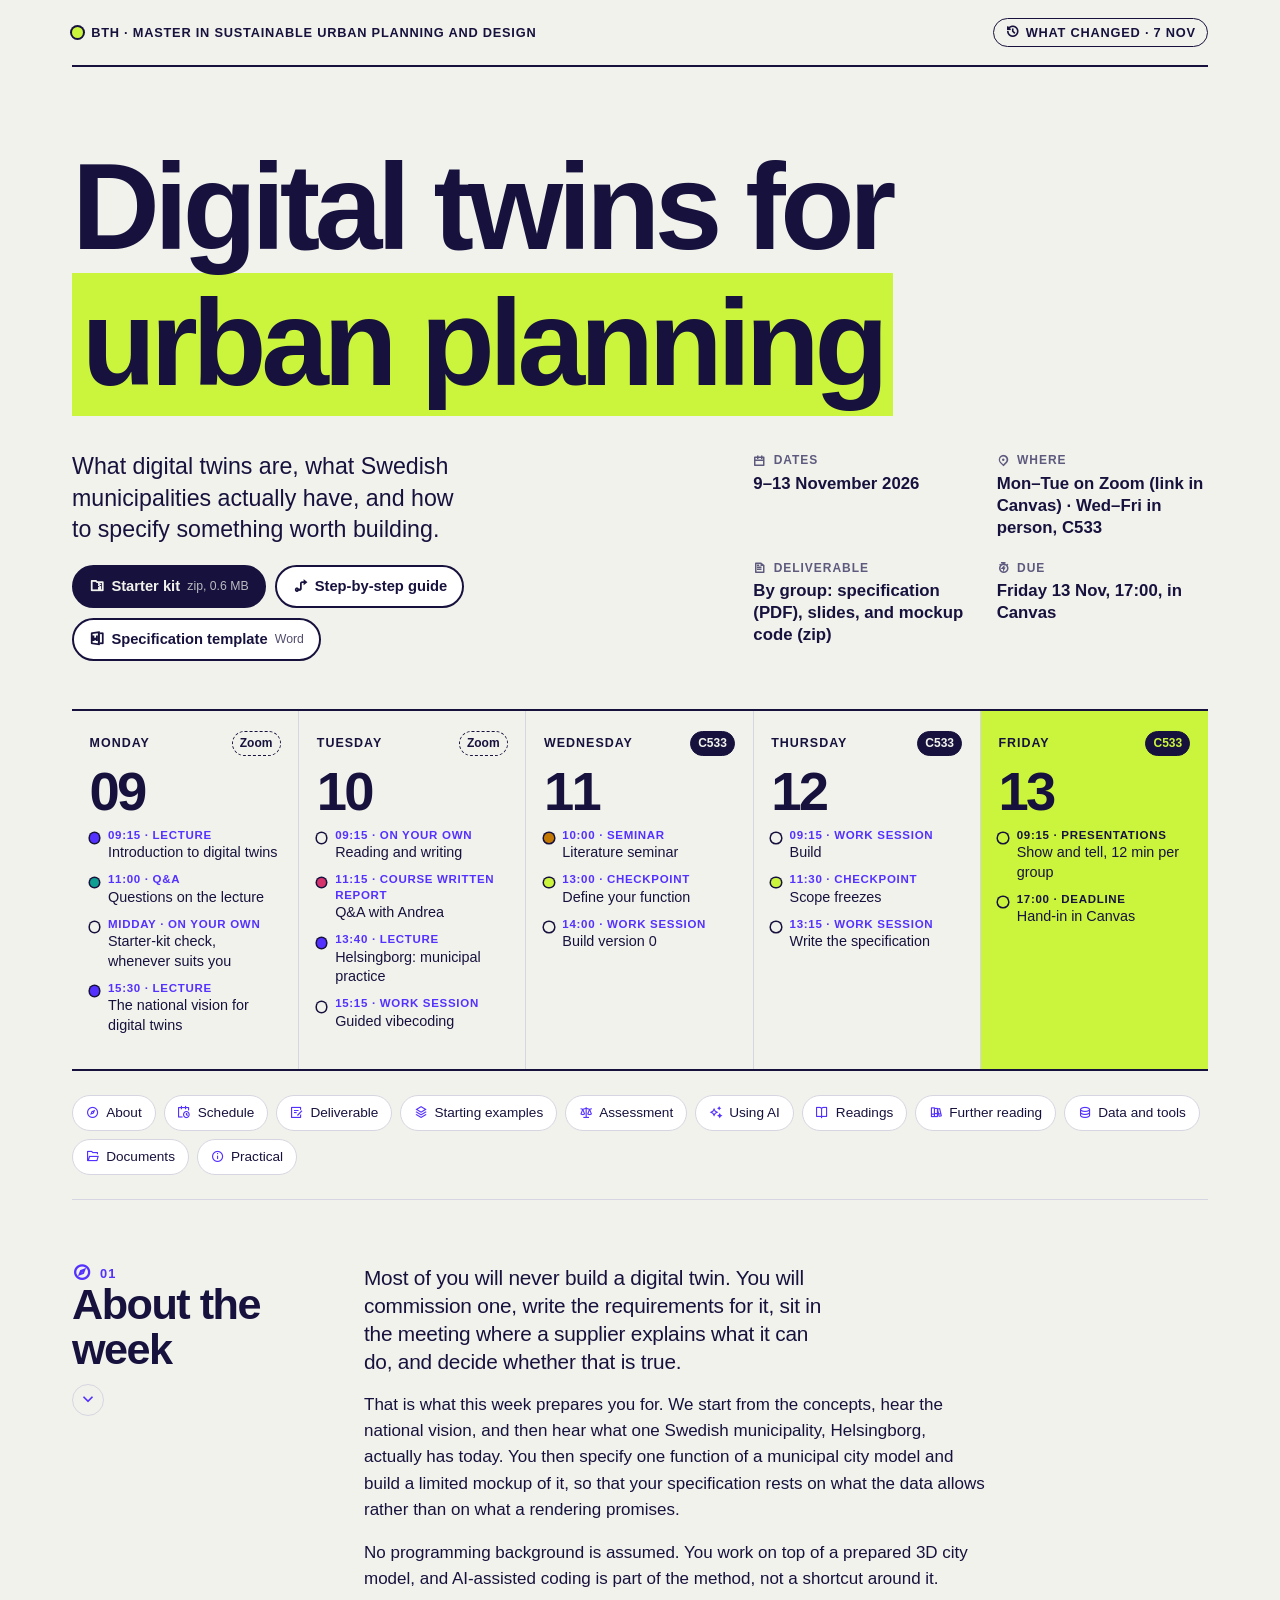
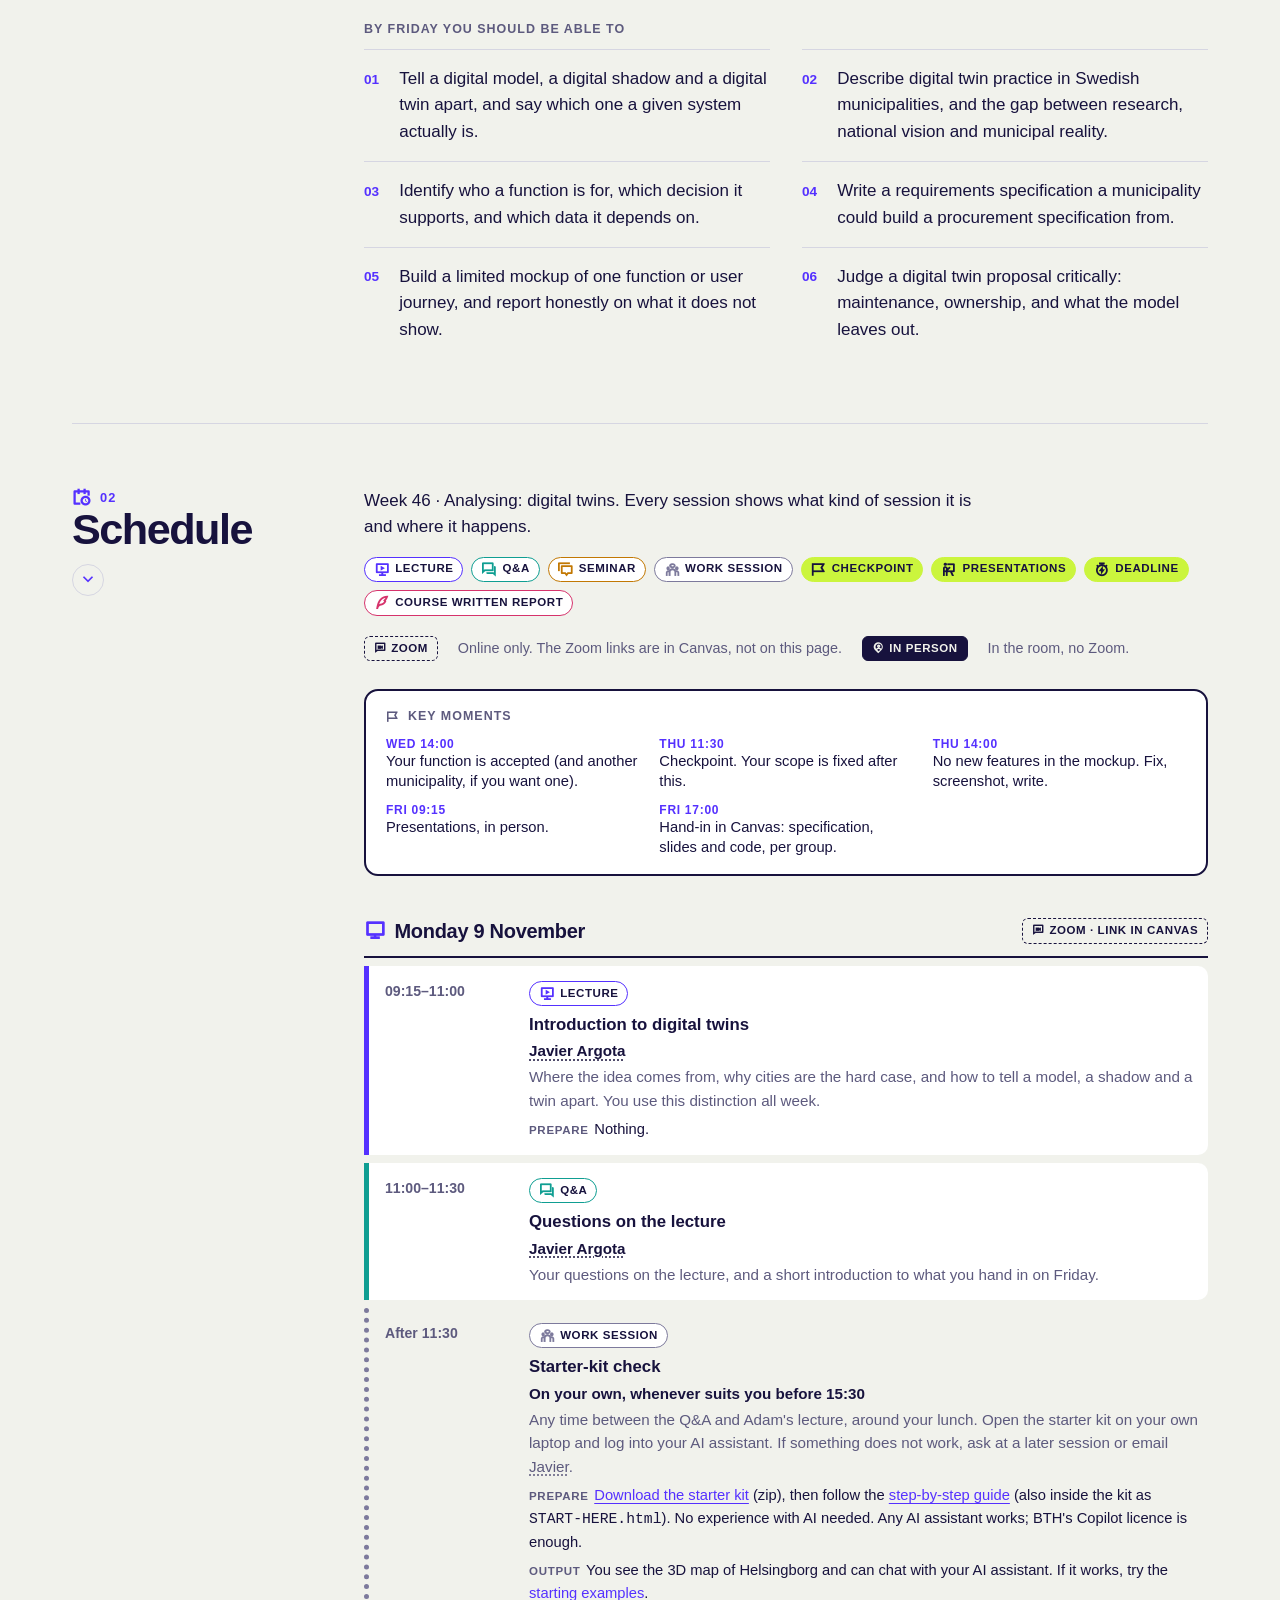
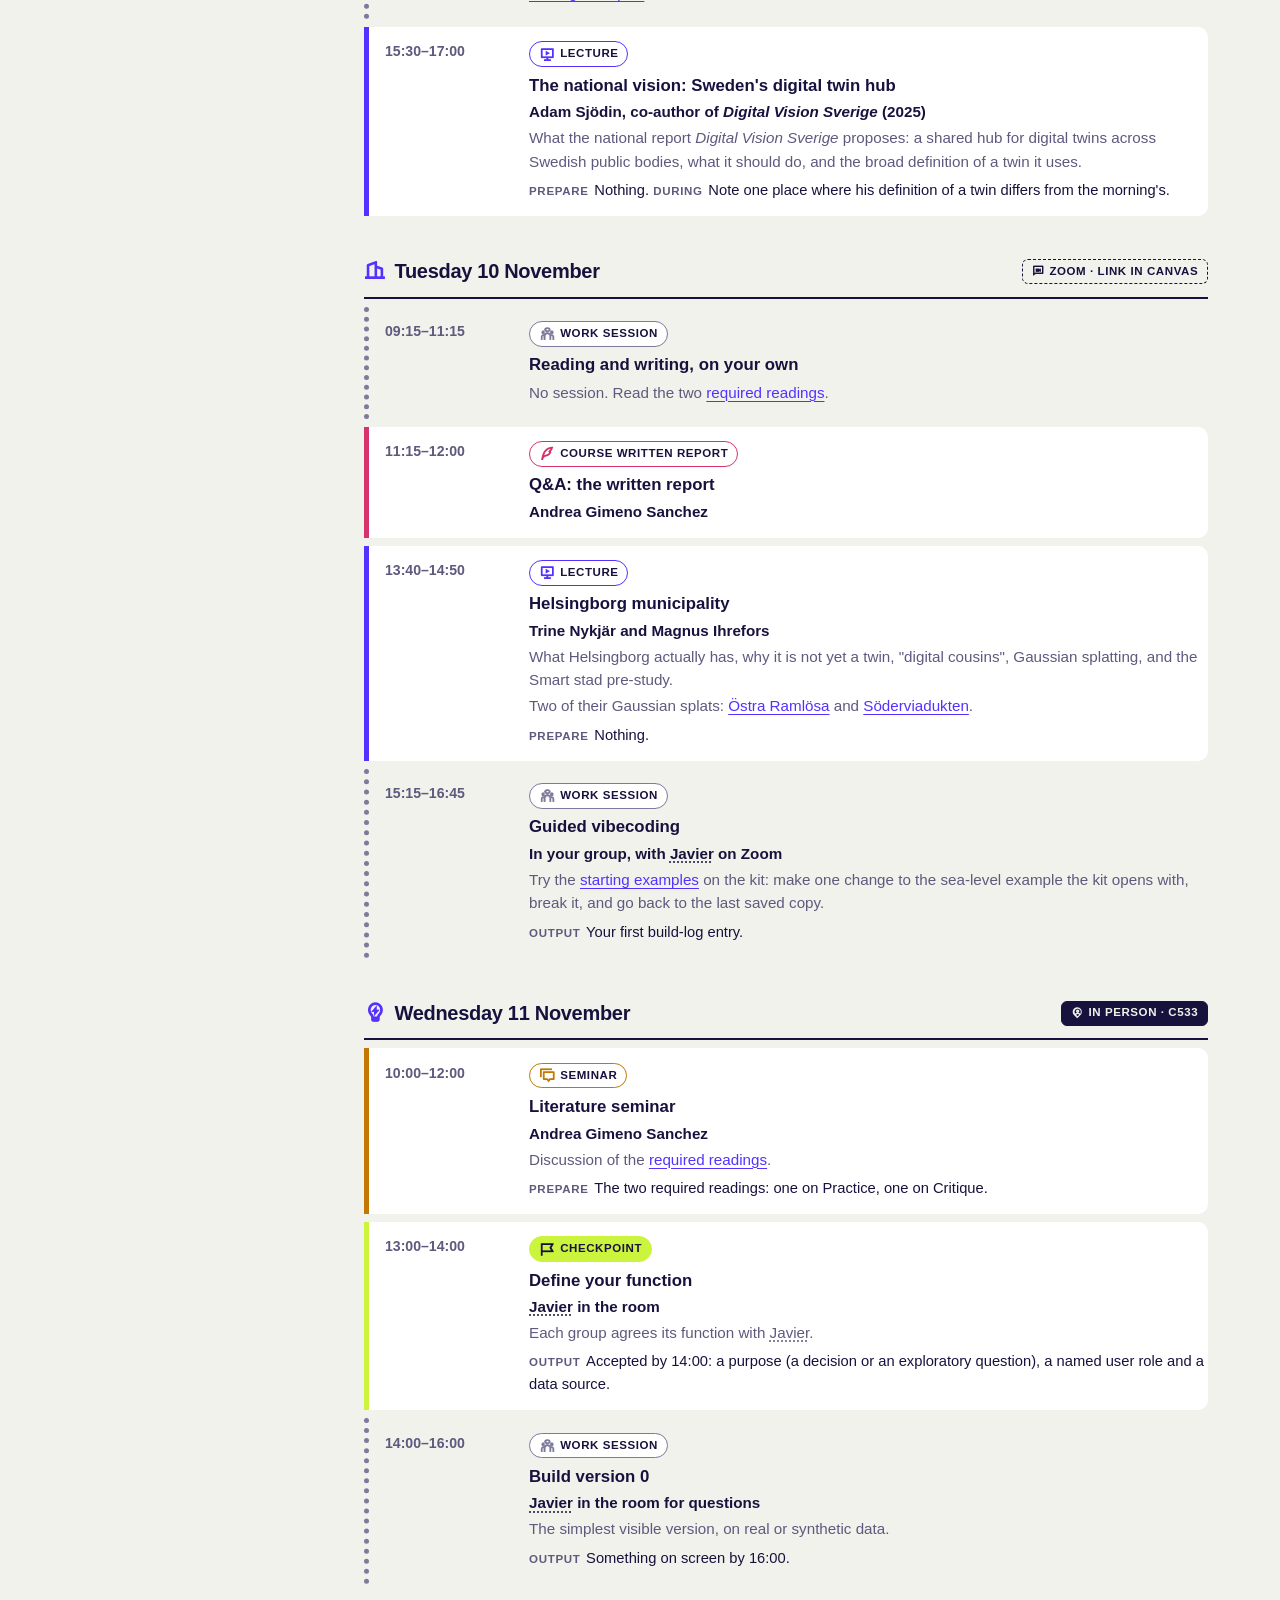
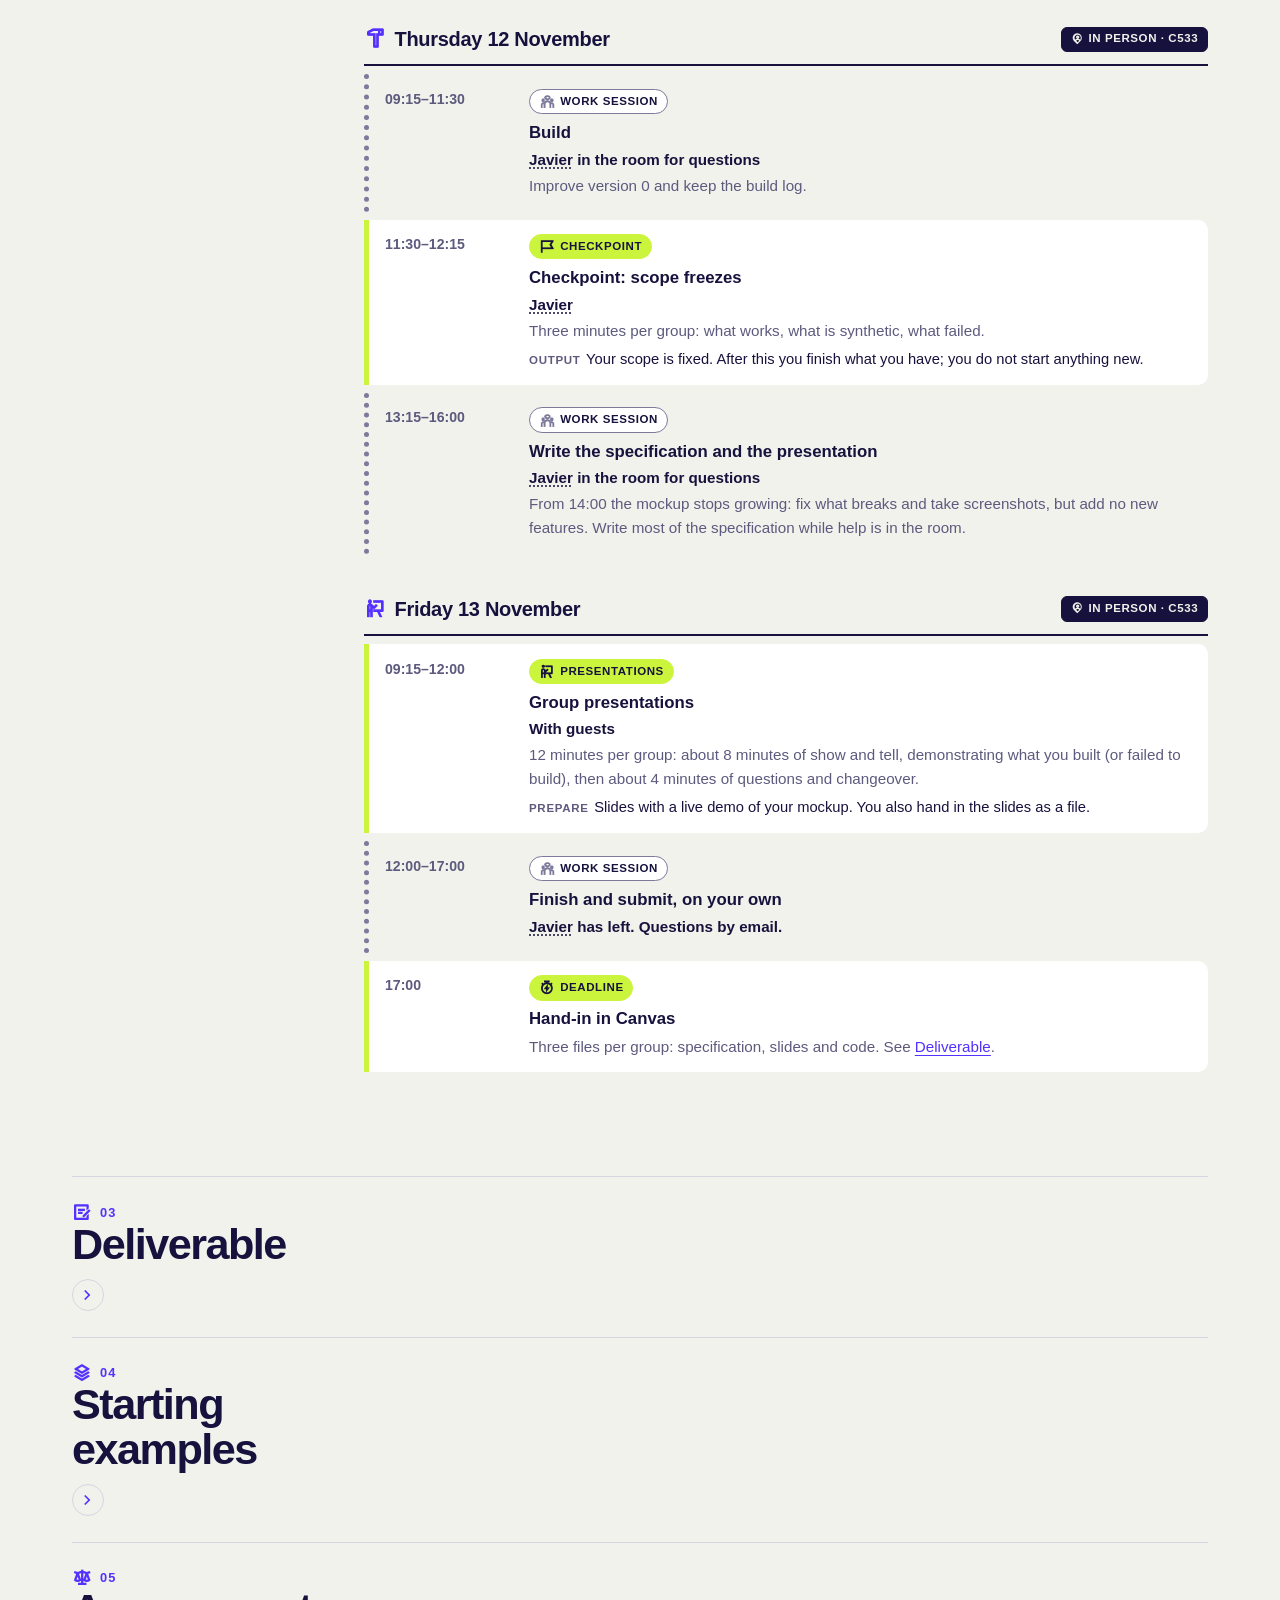
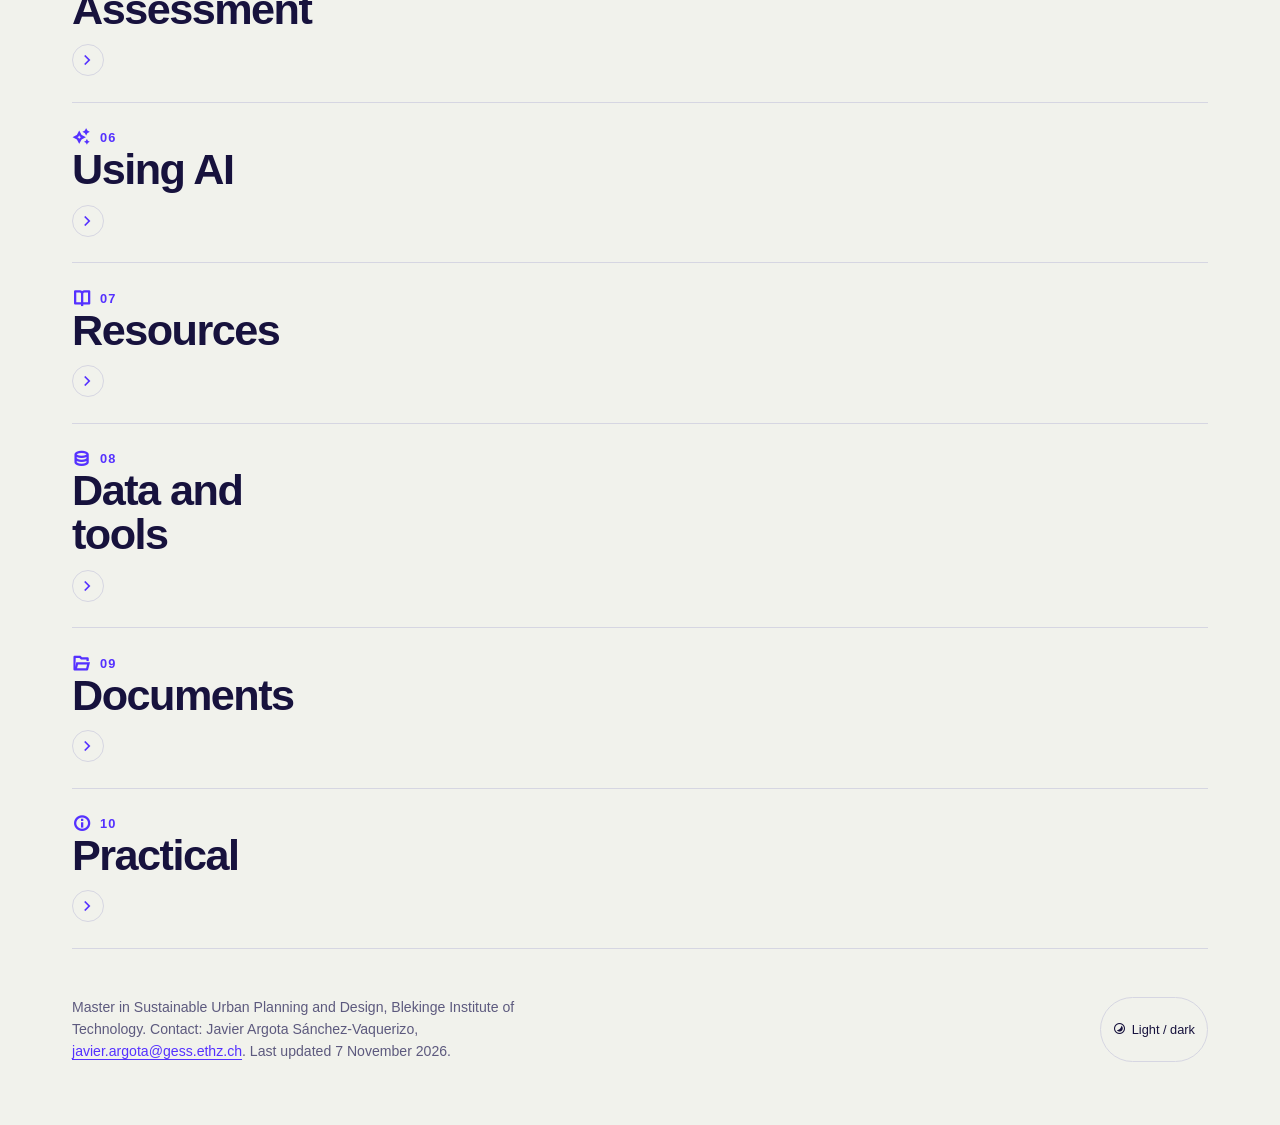
<file: index.html>
<!DOCTYPE html>
<html lang="en">
<head>
<meta charset="utf-8">
<meta name="viewport" content="width=device-width, initial-scale=1, viewport-fit=cover">
<title>Digital Twins for Urban Planning — BTH</title>
<meta name="description" content="One-week module on digital twins in the Master in Sustainable Urban Planning and Design at Blekinge Institute of Technology, 9–13 November 2026.">
<meta property="og:type" content="website">
<meta property="og:site_name" content="BTH · Master in Sustainable Urban Planning and Design">
<meta property="og:title" content="Digital twins for urban planning · BTH, 9–13 Nov 2026">
<meta property="og:description" content="One week on what digital twins are, what Swedish municipalities actually have, and how to specify one worth building.">
<meta property="og:url" content="https://reivajar.github.io/bth-digital-twins-2026/">
<meta property="og:image" content="https://reivajar.github.io/bth-digital-twins-2026/assets/og-card.png">
<meta property="og:image:width" content="1200">
<meta property="og:image:height" content="630">
<meta property="og:image:alt" content="Digital twins for urban planning, BTH, 9–13 November 2026">
<meta name="twitter:card" content="summary_large_image">
<meta name="twitter:title" content="Digital twins for urban planning · BTH, 9–13 Nov 2026">
<meta name="twitter:description" content="One week on what digital twins are, what Swedish municipalities actually have, and how to specify one worth building.">
<meta name="twitter:image" content="https://reivajar.github.io/bth-digital-twins-2026/assets/og-card.png">
<meta name="theme-color" content="#5531FF">
<link rel="preconnect" href="https://fonts.googleapis.com">
<link rel="preconnect" href="https://fonts.gstatic.com" crossorigin>
<link href="https://fonts.googleapis.com/css2?family=Inter+Tight:wght@400;500;600;700;800&display=swap" rel="stylesheet">
<link href="assets/remixicon/remixicon.css" rel="stylesheet">
<style>
:root{
  --bg:#F1F2EC;
  --surface:#FFFFFF;
  --ink:#17123D;
  --muted:#5D5A7E;
  --rule:#D6D6E2;
  --violet:#5531FF;
  --lime:#CBF53D;
  --aqua:#2BE3D1;
  --soft:#E6E0FF;
  --on-lime:#17123D;
  --font:"Helvetica Neue",Helvetica,"Inter Tight",Arial,sans-serif;
  color-scheme:light;
}
@media (prefers-color-scheme: dark){
  :root:not([data-theme="light"]){
    --bg:#0E0C26;--surface:#161339;--ink:#EEEDF8;--muted:#A6A3C6;--rule:#2B2856;
    --violet:#A08BFF;--lime:#CBF53D;--aqua:#3BF0E0;--soft:#221C52;color-scheme:dark;
  }
}
:root[data-theme="dark"]{
  --bg:#0E0C26;--surface:#161339;--ink:#EEEDF8;--muted:#A6A3C6;--rule:#2B2856;
  --violet:#A08BFF;--lime:#CBF53D;--aqua:#3BF0E0;--soft:#221C52;color-scheme:dark;
}
*,*::before,*::after{box-sizing:border-box}
html{scroll-padding-top:1.5rem;-webkit-text-size-adjust:100%}
body{margin:0;background:var(--bg);color:var(--ink);font-family:var(--font);font-size:17px;line-height:1.55;-webkit-font-smoothing:antialiased;
  padding-top:env(safe-area-inset-top,0px);padding-bottom:env(safe-area-inset-bottom,0px)}
.wrap{max-width:1200px;margin:0 auto;padding:0 2rem}
@media (max-width:640px){.wrap{padding:0 1rem}}
a{color:var(--violet);text-decoration-thickness:1px;text-underline-offset:3px}
a:hover{text-decoration-thickness:2px}
a:focus-visible,summary:focus-visible,button:focus-visible{outline:2px solid var(--violet);outline-offset:3px}
p,li{max-width:66ch}
p{margin:0 0 1rem}
ul,ol{margin:0 0 1rem;padding-left:1.2rem}
li{margin-bottom:.35rem}
i.ri{font-style:normal}
[class^="ri-"],[class*=" ri-"]{line-height:1;vertical-align:-.12em}

/* ---------- top bar ---------- */
.bar{display:flex;justify-content:space-between;align-items:center;gap:1rem;padding:1.1rem 0;border-bottom:2px solid var(--ink);font-size:.8rem;font-weight:600;letter-spacing:.06em;text-transform:uppercase}
.bar span{display:flex;align-items:center;gap:.5rem}
.bar .dot{flex:none;width:.7rem;height:.7rem;aspect-ratio:1;border-radius:50%;background:var(--lime);box-shadow:0 0 0 2px var(--ink)}

/* ---------- hero ---------- */
.hero{display:grid;grid-template-columns:repeat(12,1fr);gap:0 2rem;padding:4.5rem 0 3rem}
.hero h1{grid-column:1/-1;margin:0 0 2.5rem;font-size:clamp(3rem,9.5vw,8.6rem);line-height:1.12;font-weight:700;letter-spacing:-.045em}
.hero h1 .h1-top{position:relative;z-index:2}
.hero h1 em{position:relative;z-index:1;font-style:normal;background:var(--lime);color:var(--on-lime);padding:.02em .08em .04em;box-decoration-break:clone;-webkit-box-decoration-break:clone}
.hero .standfirst{grid-column:1/8;font-size:clamp(1.15rem,2vw,1.45rem);line-height:1.35;font-weight:500;margin:0;max-width:30ch}
.facts{grid-column:8/-1;margin:0;display:grid;grid-template-columns:1fr 1fr;gap:1.25rem 2rem;align-content:start}
.facts dt{font-size:.75rem;font-weight:600;letter-spacing:.08em;text-transform:uppercase;color:var(--muted);display:flex;gap:.4rem;align-items:center}
.facts dd{margin:.2rem 0 0;font-weight:600;font-size:1.05rem;line-height:1.3}
@media (max-width:860px){.hero .standfirst,.facts{grid-column:1/-1}.facts{margin-top:2rem}}

/* ---------- week ---------- */
.week{display:grid;grid-template-columns:repeat(5,1fr);border-top:2px solid var(--ink);border-bottom:2px solid var(--ink)}
.day{padding:1.25rem 1.1rem 1.5rem;border-right:1px solid var(--rule);display:flex;flex-direction:column;gap:.8rem}
.day:last-child{border-right:0;background:var(--lime);color:var(--on-lime)}
.day-num{font-size:3.4rem;font-weight:700;letter-spacing:-.05em;line-height:.85}
.day-name{font-size:.78rem;font-weight:700;letter-spacing:.08em;text-transform:uppercase;display:flex;justify-content:space-between;align-items:center}
.day-mode{font-size:.75rem;font-weight:600;padding:.15rem .45rem;border:1px solid currentColor;border-radius:99px;text-transform:none;letter-spacing:0}
.day ul{list-style:none;padding:0;margin:0;font-size:.9rem;line-height:1.35}
.day li{margin-bottom:.6rem}
.day li b{display:block;font-size:.72rem;letter-spacing:.06em;text-transform:uppercase;color:var(--violet)}
.day:last-child li b{color:var(--on-lime)}
@media (max-width:860px){.week{grid-template-columns:1fr 1fr}.day{border-bottom:1px solid var(--rule)}.day:last-child{grid-column:1/-1}}
@media (max-width:520px){.week{grid-template-columns:1fr}.day{border-right:0}}

/* ---------- sections ---------- */
.sec{display:grid;grid-template-columns:repeat(12,1fr);gap:0 2rem;padding:4rem 0;border-bottom:1px solid var(--rule);scroll-margin-top:1rem}
.sec-head{grid-column:1/4}
.sec-body{grid-column:4/-1;min-width:0}
@media (max-width:860px){.sec{padding:3rem 0}.sec-head,.sec-body{grid-column:1/-1}.sec-head{margin-bottom:1.5rem}}
.sec-num{font-size:.8rem;font-weight:700;letter-spacing:.08em;color:var(--violet);display:flex;align-items:center;gap:.5rem}
.sec-num i{font-size:1.15rem}
.sec-toggle{all:unset;cursor:pointer;display:block;width:100%;border-radius:8px}
.sec-toggle:focus-visible{outline:2px solid var(--violet);outline-offset:4px}
.sec-toggle h2{display:inline}
.sec-toggle .sec-chev{display:inline-flex;align-items:center;justify-content:center;width:2rem;height:2rem;margin-top:.75rem;border:1px solid var(--rule);border-radius:50%;color:var(--violet);font-size:1.2rem;transition:transform .2s}
.sec.collapsed .sec-chev{transform:rotate(-90deg)}
.sec.collapsed .sec-body{display:none}
.sec.collapsed{padding:1.6rem 0}
.sec.collapsed .sec-head{margin-bottom:0}
@media (prefers-reduced-motion: reduce){.sec-toggle .sec-chev{transition:none}}
h2{font-size:clamp(1.9rem,3.4vw,2.7rem);line-height:1;letter-spacing:-.035em;font-weight:700;margin:.6rem 0 0}
h3{font-size:1.25rem;letter-spacing:-.015em;font-weight:700;margin:2.75rem 0 .9rem;display:flex;align-items:center;gap:.55rem}
h3:first-child{margin-top:0}
h3 i{color:var(--violet);font-size:1.3rem}
h4{font-size:.78rem;font-weight:700;letter-spacing:.08em;text-transform:uppercase;margin:1.75rem 0 .6rem;color:var(--muted)}
.lede{font-size:1.3rem;line-height:1.35;font-weight:500;letter-spacing:-.01em;max-width:40ch}
.sub{font-size:.78rem;font-weight:700;letter-spacing:.08em;text-transform:uppercase;color:var(--muted);margin:0 0 .4rem}

/* ---------- toc ---------- */
.toc{display:flex;flex-wrap:wrap;gap:.5rem;padding:1.5rem 0;border-bottom:1px solid var(--rule)}
.toc a{display:inline-flex;align-items:center;gap:.4rem;padding:.4rem .8rem;border:1px solid var(--rule);border-radius:99px;color:var(--ink);text-decoration:none;font-size:.85rem;font-weight:500;background:var(--surface)}
.toc a:hover{border-color:var(--violet);color:var(--violet)}
.toc a i{color:var(--violet)}

/* ---------- objectives ---------- */
.obj{list-style:none;padding:0;margin:0;display:grid;grid-template-columns:1fr 1fr;gap:0 2rem;counter-reset:o}
.obj li{counter-increment:o;padding:1rem 0;border-top:1px solid var(--rule);margin:0;display:grid;grid-template-columns:2.2rem 1fr}
.obj li::before{content:counter(o,decimal-leading-zero);font-weight:700;color:var(--violet);font-size:.85rem;padding-top:.15rem}
@media (max-width:640px){.obj{grid-template-columns:1fr}}

/* ---------- schedule ---------- */
.sched-day{margin-bottom:2.5rem}
.sched-day h3{margin:0 0 .5rem;padding-bottom:.6rem;border-bottom:2px solid var(--ink)}
.slot{display:grid;grid-template-columns:7.5rem 1fr;gap:1.5rem;padding:.9rem 0;border-bottom:1px solid var(--rule)}
.slot-when{font-size:.88rem;font-weight:600;font-variant-numeric:tabular-nums;color:var(--muted)}
.slot-what{margin:0}
.slot-what b{font-weight:700}
.slot-what span{display:block;color:var(--muted);font-size:.95rem;margin-top:.15rem}
.slot.key .slot-when{color:var(--violet)}
.slot-what span.tbc{display:inline;margin-top:0;font-size:.68rem}
@media (max-width:560px){.slot{grid-template-columns:1fr;gap:.2rem}}


/* ---------- session types and modes ---------- */
:root{--c-lecture:#5531FF;--c-qa:#0F9E92;--c-seminar:#C27803;--c-work:#7D7A9C;--c-report:#D6336C;--c-check:#CBF53D}
@media (prefers-color-scheme: dark){:root:not([data-theme="light"]){--c-lecture:#A08BFF;--c-qa:#3BF0E0;--c-seminar:#F5B83D;--c-work:#A6A3C6;--c-report:#FF7AA8}}
:root[data-theme="dark"]{--c-lecture:#A08BFF;--c-qa:#3BF0E0;--c-seminar:#F5B83D;--c-work:#A6A3C6;--c-report:#FF7AA8}
.t-lecture{--c:var(--c-lecture)}.t-qa{--c:var(--c-qa)}.t-seminar{--c:var(--c-seminar)}.t-work{--c:var(--c-work)}.t-report{--c:var(--c-report)}.t-check,.t-present,.t-deadline{--c:var(--c-check)}
.type{display:inline-flex;align-items:center;gap:.3rem;font-size:.72rem;font-weight:700;letter-spacing:.05em;text-transform:uppercase;padding:.18rem .55rem;border-radius:99px;border:1.5px solid var(--c);background:var(--surface);color:var(--ink);white-space:nowrap}
.type i{color:var(--c);font-size:.95rem}
.t-check .type,.type.t-check,.t-present .type,.type.t-present,.t-deadline .type,.type.t-deadline{background:var(--c-check);color:var(--on-lime);border-color:var(--c-check)}
.t-check .type i,.type.t-check i,.t-present .type i,.type.t-present i,.t-deadline .type i,.type.t-deadline i{color:var(--on-lime)}
.mode{display:inline-flex;align-items:center;gap:.3rem;font-size:.72rem;font-weight:700;letter-spacing:.05em;text-transform:uppercase;padding:.18rem .55rem;border-radius:6px;white-space:nowrap}
.mode.zoom{border:1.5px dashed var(--ink);color:var(--ink)}
.mode.room{background:var(--ink);color:var(--bg);border:1.5px solid var(--ink)}
.legend{display:flex;flex-wrap:wrap;gap:.5rem;margin:0 0 1.25rem}
.legend-modes{display:flex;flex-wrap:wrap;gap:.5rem 1.25rem;margin:0 0 1.75rem;font-size:.9rem;color:var(--muted);align-items:center}
.deadlines{border:2px solid var(--ink);border-radius:14px;padding:1rem 1.25rem;margin:0 0 2.5rem;background:var(--surface)}
.deadlines h4{margin:0 0 .6rem;display:flex;gap:.5rem;align-items:center}
.deadlines ol{list-style:none;padding:0;margin:0;display:grid;grid-template-columns:repeat(auto-fill,minmax(12rem,1fr));gap:.6rem 1.25rem}
.deadlines li{margin:0;font-size:.92rem;line-height:1.35;max-width:none}
.deadlines li b{display:block;font-size:.75rem;letter-spacing:.06em;text-transform:uppercase;color:var(--violet)}
.day-banner{display:flex;flex-wrap:wrap;align-items:center;justify-content:space-between;gap:.5rem;margin:0 0 .5rem;padding-bottom:.6rem;border-bottom:2px solid var(--ink)}
.day-banner h3{margin:0;padding:0;border:0}
.sched-day .slot{border-left:5px solid var(--c);padding-left:1rem;margin-top:.5rem;border-bottom:0;border-radius:0 10px 10px 0;background:var(--surface)}
.sched-day .slot.t-work{background:transparent;border-left-style:dotted}
.slot-tags{display:flex;flex-wrap:wrap;gap:.35rem;margin:0 0 .35rem}
.slot-what .who{display:block;font-weight:600;color:var(--ink);font-size:.95rem;margin-top:.1rem}
.slot-what .po{display:block;margin-top:.35rem;font-size:.92rem;color:var(--ink)}
.slot-what .slot-tags span{display:inline-flex;margin:0;font-size:.72rem;color:var(--ink)}
.slot-what .slot-tags .t-check,.slot-what .slot-tags .t-present,.slot-what .slot-tags .t-deadline{color:var(--on-lime)}
.slot-what > b{display:block;font-size:1.05rem}
.slot-what .po em{font-style:normal;font-weight:700;font-size:.72rem;letter-spacing:.06em;text-transform:uppercase;color:var(--muted);margin-right:.35rem}
.slot.key .slot-when{color:var(--ink)}
.day li{display:grid;grid-template-columns:.7rem 1fr;gap:.45rem;align-items:start}
.day li::before{content:"";width:.6rem;height:.6rem;border-radius:50%;background:var(--c);margin-top:.35rem;box-shadow:0 0 0 1.5px var(--ink)}
.day li.t-work::before{background:transparent}
.day-mode.zoom{border-style:dashed}
.day-mode.room{background:var(--ink);color:var(--bg);border-color:var(--ink)}
.day:last-child .day-mode.room{background:var(--on-lime);color:var(--lime)}
/* ---------- what changed ---------- */
.changes{position:relative;text-transform:none;letter-spacing:0}
.changes summary{list-style:none;cursor:pointer;display:inline-flex;align-items:center;gap:.4rem;font-size:.8rem;font-weight:700;letter-spacing:.06em;text-transform:uppercase;border:1.5px solid var(--ink);border-radius:99px;padding:.25rem .7rem}
.changes summary::-webkit-details-marker{display:none}
.changes[open] summary{background:var(--ink);color:var(--bg)}
.changes .panel{position:absolute;right:0;top:calc(100% + .5rem);z-index:20;width:min(30rem,calc(100vw - 2rem));background:var(--surface);color:var(--ink);border:2px solid var(--ink);border-radius:14px;padding:1rem 1.25rem;font-size:.9rem;font-weight:400;line-height:1.45;box-shadow:0 12px 30px rgba(0,0,0,.18)}
.changes .panel h4{margin:.2rem 0 .4rem;font-size:.8rem;letter-spacing:.06em;text-transform:uppercase}
.changes .panel ul{margin:0 0 .75rem;padding-left:1.1rem}
.changes .panel li{margin-bottom:.25rem}
@media (max-width:640px){.bar{flex-wrap:wrap}}

/* ---------- hand-in files ---------- */
.files{list-style:none;padding:0;margin:0 0 1rem;border-top:2px solid var(--ink)}
.files li{display:grid;grid-template-columns:15rem 1fr auto;gap:.5rem 1.5rem;align-items:start;padding:1rem 0;border-bottom:1px solid var(--rule);margin:0;max-width:none}
.files .tag{font-size:.7rem;font-weight:700;letter-spacing:.08em;text-transform:uppercase;color:var(--muted)}
.files h5{margin:.15rem 0 0;font-size:1.05rem;display:flex;gap:.5rem;align-items:center}
.files h5 i{color:var(--violet)}
.files p{margin:0;font-size:.95rem}
.files code{display:inline-block;background:var(--surface);border:1px solid var(--rule);border-radius:8px;padding:.35rem .6rem;font-size:.85rem;white-space:nowrap}
@media (max-width:900px){.files li{grid-template-columns:1fr}.files code{white-space:normal;overflow-wrap:anywhere;justify-self:start}}

/* ---------- download buttons ---------- */
.dl-row{display:flex;flex-wrap:wrap;gap:.6rem;margin:1.25rem 0 0;align-items:center;align-content:flex-start;align-self:start}
a.dl{display:inline-flex;align-items:center;gap:.45rem;font-weight:700;font-size:.92rem;text-decoration:none;padding:.5rem .95rem;border-radius:99px;border:2px solid var(--ink);color:var(--ink);background:var(--surface)}
a.dl.primary{background:var(--ink);color:var(--bg)}
a.dl:hover{background:var(--lime);color:var(--on-lime);border-color:var(--lime)}
a.dl small{font-weight:500;opacity:.75}
.hero .dl-row{grid-column:1/8;grid-row:3}
.hero .standfirst{grid-row:2}
.hero .facts{grid-row:2/span 2}
@media (max-width:860px){.hero .dl-row,.hero .standfirst,.hero .facts{grid-column:1/-1;grid-row:auto}}

/* ---------- cards ---------- */
.cards{display:grid;grid-template-columns:repeat(auto-fill,minmax(15.5rem,1fr));gap:1rem;margin:0 0 1rem}
.card{background:var(--surface);border:1px solid var(--rule);border-radius:14px;padding:1.2rem 1.2rem 1.1rem;display:flex;flex-direction:column;gap:.5rem}
.card p,.card li{font-size:.92rem;max-width:none}
.card p{margin:0}
.card .tag{font-size:.7rem;font-weight:700;letter-spacing:.08em;text-transform:uppercase;color:var(--muted)}
.card h5{margin:0;font-size:1.05rem;font-weight:700;letter-spacing:-.01em;display:flex;gap:.5rem;align-items:center}
.card h5 i{color:var(--violet)}
.card .links{margin-top:auto;padding-top:.4rem;display:flex;flex-wrap:wrap;gap:.25rem .9rem;font-size:.88rem;font-weight:600}
.card .links a{display:inline-flex;align-items:center;gap:.25rem}
.card.option{border-width:2px;border-color:var(--ink)}
.card.option .letter{width:2.6rem;height:2.6rem;border-radius:50%;background:var(--lime);color:var(--on-lime);display:grid;place-items:center;font-weight:800;font-size:1.2rem}
.card dl{margin:.2rem 0 0;font-size:.88rem}
.card dt{font-weight:700;font-size:.7rem;letter-spacing:.08em;text-transform:uppercase;color:var(--muted);margin-top:.5rem}
.card dd{margin:0}

/* ---------- specification structure ---------- */
.steps{list-style:none;padding:0;margin:0 0 1rem;counter-reset:s}
.steps li{counter-increment:s;display:grid;grid-template-columns:2.6rem 1fr;gap:.75rem;padding:.8rem 0;border-top:1px solid var(--rule);margin:0;max-width:none}
.steps li::before{content:counter(s);width:2rem;height:2rem;border-radius:50%;border:2px solid var(--violet);color:var(--violet);display:grid;place-items:center;font-weight:700;font-size:.85rem}
.steps b{font-weight:700}

/* ---------- tables ---------- */
.tbl{overflow-x:auto;margin:0 0 1rem}
table{width:100%;border-collapse:collapse;font-size:.93rem}
th,td{text-align:left;padding:.7rem .9rem .7rem 0;border-bottom:1px solid var(--rule);vertical-align:top}
th{font-size:.72rem;font-weight:700;letter-spacing:.08em;text-transform:uppercase;color:var(--muted);border-bottom:2px solid var(--ink)}

/* ---------- callouts ---------- */
.note{background:var(--soft);border-radius:14px;padding:1.1rem 1.25rem;margin:1.5rem 0;display:grid;grid-template-columns:1.6rem 1fr;gap:.6rem}
.note i{color:var(--violet);font-size:1.25rem}
.note p{margin:0 0 .5rem}.note p:last-child{margin:0}
.note.lime{background:var(--lime);color:var(--on-lime)}
.note.lime i{color:var(--on-lime)}
.note.report{background:color-mix(in srgb,var(--c-report) 16%,var(--surface));border-left:5px solid var(--c-report)}
.note.report i{color:var(--c-report)}
a.person{color:inherit;text-decoration:underline dotted;text-underline-offset:3px}
a.person:hover{color:var(--violet)}
@keyframes flash{0%,100%{box-shadow:0 0 0 0 transparent;background:var(--surface)}25%,75%{box-shadow:0 0 0 4px var(--violet);background:var(--lime);color:var(--on-lime)}50%{box-shadow:0 0 0 2px var(--violet);background:var(--surface)}}
.card.flash{animation:flash 1.2s ease-in-out 2}
.card.flash a{color:inherit}
@media (prefers-reduced-motion: reduce){.card.flash{animation:none;box-shadow:0 0 0 4px var(--violet);background:var(--lime);color:var(--on-lime)}}
.tbc{font-size:.68rem;font-weight:700;letter-spacing:.06em;text-transform:uppercase;color:var(--violet);border:1px dashed currentColor;padding:.08rem .4rem;border-radius:99px;white-space:nowrap;vertical-align:.12em}

/* ---------- ecosystem ---------- */
.eco{display:grid;grid-template-columns:repeat(4,1fr);gap:0;border:2px solid var(--ink);border-radius:14px;overflow:hidden;margin:0 0 1rem}
.eco div{padding:1rem;border-right:1px solid var(--rule)}
.eco div:last-child{border-right:0}
.eco b{display:flex;gap:.4rem;align-items:center;font-size:.75rem;letter-spacing:.08em;text-transform:uppercase;margin-bottom:.5rem}
.eco b i{color:var(--violet);font-size:1.05rem}
.eco ul{list-style:none;padding:0;margin:0;font-size:.88rem;color:var(--muted)}
.eco li{margin:0 0 .2rem}
.eco div:nth-child(1){background:var(--lime);color:var(--on-lime)}
.eco div:nth-child(1) ul,.eco div:nth-child(1) b i{color:var(--on-lime)}
@media (max-width:760px){.eco{grid-template-columns:1fr 1fr}.eco div:nth-child(2){border-right:0}.eco div:nth-child(-n+2){border-bottom:1px solid var(--rule)}}

.questions{list-style:none;padding:0;margin:0;display:grid;grid-template-columns:repeat(5,1fr);gap:.75rem;counter-reset:q}
.questions li{counter-increment:q;background:var(--surface);border:1px solid var(--rule);border-radius:14px;padding:1rem;margin:0;font-weight:600;font-size:.95rem;line-height:1.3}
.questions li::before{content:counter(q);display:block;font-size:2rem;font-weight:700;color:var(--violet);letter-spacing:-.04em;margin-bottom:.4rem}
@media (max-width:860px){.questions{grid-template-columns:1fr 1fr}}

/* ---------- expandable reading ---------- */
details.reading{border-top:1px solid var(--rule)}
details.reading:last-of-type{border-bottom:1px solid var(--rule)}
details.reading summary{list-style:none;cursor:pointer;padding:1rem 0;display:flex;align-items:center;gap:.75rem;font-weight:700;font-size:1.05rem}
details.reading summary::-webkit-details-marker{display:none}
details.reading summary .count{margin-left:auto;font-size:.75rem;font-weight:700;color:var(--muted);background:var(--surface);border:1px solid var(--rule);border-radius:99px;padding:.1rem .55rem}
details.reading summary .chev{color:var(--violet);font-size:1.3rem;transition:transform .2s}
details.reading[open] summary .chev{transform:rotate(45deg)}
details.reading summary > i:first-child{color:var(--violet);font-size:1.2rem}
.refs{list-style:none;padding:0 0 1rem;margin:0}
.refs li{padding:.65rem 0 .65rem 2rem;border-top:1px dashed var(--rule);margin:0;font-size:.93rem;max-width:none;position:relative}
.refs li::before{content:"";position:absolute;left:.3rem;top:1.05rem;width:.45rem;height:.45rem;border-radius:50%;background:var(--aqua)}
.refs .why{display:block;color:var(--muted);font-size:.88rem;margin-top:.15rem}
.oa{font-size:.66rem;font-weight:800;letter-spacing:.06em;background:var(--aqua);color:#0B2B2A;padding:.05rem .35rem;border-radius:4px;vertical-align:.12em;margin-left:.3rem}
.kit{font-size:.66rem;font-weight:800;letter-spacing:.06em;background:var(--lime);color:var(--on-lime);padding:.05rem .35rem;border-radius:4px;vertical-align:.12em;margin-left:.3rem}
.req{list-style:none;padding:0;margin:0 0 1rem;display:grid;gap:1rem}
.req li{background:var(--surface);border:1px solid var(--rule);border-radius:14px;padding:1.1rem 1.2rem;margin:0;max-width:none;display:grid;grid-template-columns:auto 1fr;gap:1rem}
.req .badge{font-size:.72rem;font-weight:800;letter-spacing:.08em;text-transform:uppercase;background:var(--violet);color:#fff;border-radius:99px;padding:.25rem .65rem;height:fit-content}
:root[data-theme="dark"] .req .badge{color:#120E33}
@media (prefers-color-scheme: dark){:root:not([data-theme="light"]) .req .badge{color:#120E33}}
.req p{margin:.3rem 0 0;color:var(--muted);font-size:.93rem}

/* ---------- flip cards (required readings) ---------- */
.flips{display:grid;gap:1rem;margin:0 0 1.5rem}
.flip{perspective:1600px}
.flip-inner{display:grid;transition:transform .6s cubic-bezier(.2,.7,.2,1);transform-style:preserve-3d}
.flip.is-flipped .flip-inner{transform:rotateY(180deg)}
.face{grid-area:1/1;backface-visibility:hidden;-webkit-backface-visibility:hidden;background:var(--surface);border:1px solid var(--rule);border-radius:14px;padding:1.1rem 1.2rem;display:flex;flex-direction:column;gap:.6rem;align-items:flex-start}
.face.back{transform:rotateY(180deg);background:var(--soft);border-color:var(--violet)}
.face .badge{font-size:.72rem;font-weight:800;letter-spacing:.08em;text-transform:uppercase;background:var(--violet);color:#fff;border-radius:99px;padding:.25rem .65rem}
.face .badge.alt{background:var(--lime);color:var(--on-lime)}
:root[data-theme="dark"] .face .badge:not(.alt){color:#120E33}
@media (prefers-color-scheme: dark){:root:not([data-theme="light"]) .face .badge:not(.alt){color:#120E33}}
.face p{margin:0;max-width:none}
.face .guide,.face .trade{color:var(--muted);font-size:.93rem}
.face .trade b{color:var(--ink)}
.flip-btn{margin-top:auto;background:none;border:1px dashed var(--violet);color:var(--violet);border-radius:99px;padding:.4rem .8rem;font:inherit;font-size:.85rem;font-weight:600;cursor:pointer;display:inline-flex;gap:.4rem;align-items:center}
.flip-btn:hover,.flip-btn:focus-visible{background:var(--violet);color:#fff;border-style:solid}
@media (prefers-reduced-motion: reduce){.flip-inner{transition:none}}

/* ---------- documents ---------- */
.doc-group{margin:0 0 1.75rem}
.doc-list{list-style:none;padding:0;margin:0}
.doc-list li{display:flex;align-items:center;gap:.8rem;padding:.7rem 0;border-bottom:1px solid var(--rule);margin:0;max-width:none}
.doc-list li i{color:var(--violet);font-size:1.25rem}
.doc-list a{word-break:break-word;font-weight:600}
.doc-size{margin-left:auto;color:var(--muted);font-size:.82rem;white-space:nowrap;font-variant-numeric:tabular-nums}
.doc-status{color:var(--muted)}

footer{padding:3rem 0 4rem;font-size:.88rem;color:var(--muted);display:flex;flex-wrap:wrap;justify-content:space-between;gap:1rem}
footer p{margin:0}
.theme-btn{background:none;border:1px solid var(--rule);color:var(--ink);border-radius:99px;padding:.35rem .75rem;font:inherit;font-size:.8rem;cursor:pointer;display:inline-flex;gap:.35rem;align-items:center}
</style>
</head>
<body>

<div class="wrap">

<div class="bar">
  <span><span class="dot"></span>BTH · Master in Sustainable Urban Planning and Design</span>
  <details class="changes">
    <summary><i class="ri-history-line"></i>What changed · 7 Nov</summary>
    <div class="panel" role="region" aria-label="Change log">
      <h4>7 November 2026</h4>
      <ul>
        <li>Grading is pass or fail.</li>
        <li>New step-by-step starter-kit guide for first-time AI users.</li>
      </ul>
    </div>
  </details>
</div>

<header class="hero">
  <h1><span class="h1-top">Digital twins for</span> <em>urban planning</em></h1>
  <p class="standfirst">What digital twins are, what Swedish municipalities actually have, and how to specify something worth building.</p>
  <div class="dl-row">
    <a class="dl primary" href="files/starter-kit/helsingborg-starter-kit.zip" download><i class="ri-folder-zip-line"></i>Starter kit <small>zip, 0.6 MB</small></a>
    <a class="dl" href="starter-kit/START-HERE.html" target="_blank" rel="noopener"><i class="ri-guide-line"></i>Step-by-step guide</a>
    <a class="dl" href="files/templates/requirement-brief-template.docx" download><i class="ri-file-word-2-line"></i>Specification template <small>Word</small></a>
  </div>
  <dl class="facts">
    <div><dt><i class="ri-calendar-line"></i>Dates</dt><dd>9–13 November 2026</dd></div>
    <div><dt><i class="ri-map-pin-2-line"></i>Where</dt><dd>Mon–Tue on Zoom (link in Canvas) · Wed–Fri in person, C533</dd></div>
    <div><dt><i class="ri-file-text-line"></i>Deliverable</dt><dd>By group: specification (PDF), slides, and mockup code (zip)</dd></div>
    <div><dt><i class="ri-timer-flash-line"></i>Due</dt><dd>Friday 13 Nov, 17:00, in Canvas</dd></div>
  </dl>
</header>

<div class="week" aria-label="The week at a glance">
  <div class="day">
    <div class="day-name">Monday <span class="day-mode zoom">Zoom</span></div>
    <div class="day-num">09</div>
    <ul>
      <li class="t-lecture"><span><b>09:15 · Lecture</b>Introduction to digital twins</span></li>
      <li class="t-qa"><span><b>11:00 · Q&amp;A</b>Questions on the lecture</span></li>
      <li class="t-work"><span><b>Midday · On your own</b>Starter-kit check, whenever suits you</span></li>
      <li class="t-lecture"><span><b>15:30 · Lecture</b>The national vision for digital twins</span></li>
    </ul>
  </div>
  <div class="day">
    <div class="day-name">Tuesday <span class="day-mode zoom">Zoom</span></div>
    <div class="day-num">10</div>
    <ul>
      <li class="t-work"><span><b>09:15 · On your own</b>Reading and writing</span></li>
      <li class="t-report"><span><b>11:15 · Course written report</b>Q&amp;A with Andrea</span></li>
      <li class="t-lecture"><span><b>13:40 · Lecture</b>Helsingborg: municipal practice</span></li>
      <li class="t-work"><span><b>15:15 · Work session</b>Guided vibecoding</span></li>
    </ul>
  </div>
  <div class="day">
    <div class="day-name">Wednesday <span class="day-mode room">C533</span></div>
    <div class="day-num">11</div>
    <ul>
      <li class="t-seminar"><span><b>10:00 · Seminar</b>Literature seminar</span></li>
      <li class="t-check"><span><b>13:00 · Checkpoint</b>Define your function</span></li>
      <li class="t-work"><span><b>14:00 · Work session</b>Build version 0</span></li>
    </ul>
  </div>
  <div class="day">
    <div class="day-name">Thursday <span class="day-mode room">C533</span></div>
    <div class="day-num">12</div>
    <ul>
      <li class="t-work"><span><b>09:15 · Work session</b>Build</span></li>
      <li class="t-check"><span><b>11:30 · Checkpoint</b>Scope freezes</span></li>
      <li class="t-work"><span><b>13:15 · Work session</b>Write the specification</span></li>
    </ul>
  </div>
  <div class="day">
    <div class="day-name">Friday <span class="day-mode room">C533</span></div>
    <div class="day-num">13</div>
    <ul>
      <li class="t-present"><span><b>09:15 · Presentations</b>Show and tell, 12 min per group</span></li>
      <li class="t-deadline"><span><b>17:00 · Deadline</b>Hand-in in Canvas</span></li>
    </ul>
  </div>
</div>

<nav class="toc" aria-label="Contents">
  <a href="#about"><i class="ri-compass-3-line"></i>About</a>
  <a href="#schedule"><i class="ri-calendar-schedule-line"></i>Schedule</a>
  <a href="#deliverable"><i class="ri-draft-line"></i>Deliverable</a>
  <a href="#options"><i class="ri-stack-line"></i>Starting examples</a>
  <a href="#assessment"><i class="ri-scales-3-line"></i>Assessment</a>
  <a href="#ai"><i class="ri-sparkling-2-line"></i>Using AI</a>
  <a href="#readings"><i class="ri-book-open-line"></i>Readings</a>
  <a href="#further"><i class="ri-book-shelf-line"></i>Further reading</a>
  <a href="#data"><i class="ri-database-2-line"></i>Data and tools</a>
  <a href="#documents"><i class="ri-folder-open-line"></i>Documents</a>
  <a href="#practical"><i class="ri-information-line"></i>Practical</a>
</nav>

<main>

<section class="sec" id="about">
  <div class="sec-head"><div class="sec-num"><i class="ri-compass-3-line"></i>01</div><h2>About the week</h2></div>
  <div class="sec-body">
    <p class="lede">Most of you will never build a digital twin. You will commission one, write the requirements for it, sit in the meeting where a supplier explains what it can do, and decide whether that is true.</p>
    <p>That is what this week prepares you for. We start from the concepts, hear the national vision, and then hear what one Swedish municipality, Helsingborg, actually has today. You then specify one function of a municipal city model and build a limited mockup of it, so that your specification rests on what the data allows rather than on what a rendering promises.</p>
    <p>No programming background is assumed. You work on top of a prepared 3D city model, and AI-assisted coding is part of the method, not a shortcut around it.</p>
    <h4>By Friday you should be able to</h4>
    <ol class="obj">
      <li>Tell a digital model, a digital shadow and a digital twin apart, and say which one a given system actually is.</li>
      <li>Describe digital twin practice in Swedish municipalities, and the gap between research, national vision and municipal reality.</li>
      <li>Identify who a function is for, which decision it supports, and which data it depends on.</li>
      <li>Write a requirements specification a municipality could build a procurement specification from.</li>
      <li>Build a limited mockup of one function or user journey, and report honestly on what it does not show.</li>
      <li>Judge a digital twin proposal critically: maintenance, ownership, and what the model leaves out.</li>
    </ol>
  </div>
</section>

<section class="sec" id="schedule">
  <div class="sec-head"><div class="sec-num"><i class="ri-calendar-schedule-line"></i>02</div><h2>Schedule</h2></div>
  <div class="sec-body">
    <p>Week 46 · Analysing: digital twins. Every session shows what kind of session it is and where it happens.</p>
    <div class="legend" aria-label="Session types"><span class="type t-lecture"><i class="ri-slideshow-3-line"></i>Lecture</span><span class="type t-qa"><i class="ri-question-answer-line"></i>Q&amp;A</span><span class="type t-seminar"><i class="ri-discuss-line"></i>Seminar</span><span class="type t-work"><i class="ri-team-line"></i>Work session</span><span class="type t-check"><i class="ri-flag-2-line"></i>Checkpoint</span><span class="type t-present"><i class="ri-presentation-line"></i>Presentations</span><span class="type t-deadline"><i class="ri-timer-flash-line"></i>Deadline</span><span class="type t-report"><i class="ri-quill-pen-line"></i>Course written report</span></div>
    <div class="legend-modes"><span class="mode zoom"><i class="ri-video-chat-line"></i>Zoom</span> Online only. The Zoom links are in Canvas, not on this page. <span class="mode room"><i class="ri-map-pin-user-line"></i>In person</span> In the room, no Zoom.</div>

    <div class="deadlines">
      <h4><i class="ri-flag-2-line"></i>Key moments</h4>
      <ol>
        <li><b>Wed 14:00</b>Your function is accepted (and another municipality, if you want one).</li>
        <li><b>Thu 11:30</b>Checkpoint. Your scope is fixed after this.</li>
        <li><b>Thu 14:00</b>No new features in the mockup. Fix, screenshot, write.</li>
        <li><b>Fri 09:15</b>Presentations, in person.</li>
        <li><b>Fri 17:00</b>Hand-in in Canvas: specification, slides and code, per group.</li>
      </ol>
    </div>

    <div class="sched-day">
      <div class="day-banner"><h3><i class="ri-computer-line"></i>Monday 9 November</h3><span class="mode zoom"><i class="ri-video-chat-line"></i>Zoom · link in Canvas</span></div>
      <div class="slot t-lecture"><p class="slot-when">09:15–11:00</p><div class="slot-what"><div class="slot-tags"><span class="type t-lecture"><i class="ri-slideshow-3-line"></i>Lecture</span></div><b>Introduction to digital twins</b><span class="who"><a class="person" href="#contact">Javier Argota</a></span><span>Where the idea comes from, why cities are the hard case, and how to tell a model, a shadow and a twin apart. You use this distinction all week.</span><span class="po"><em>Prepare</em>Nothing.</span></div></div>
      <div class="slot t-qa"><p class="slot-when">11:00–11:30</p><div class="slot-what"><div class="slot-tags"><span class="type t-qa"><i class="ri-question-answer-line"></i>Q&amp;A</span></div><b>Questions on the lecture</b><span class="who"><a class="person" href="#contact">Javier Argota</a></span><span>Your questions on the lecture, and a short introduction to what you hand in on Friday.</span></div></div>
      <div class="slot t-work"><p class="slot-when">After 11:30</p><div class="slot-what"><div class="slot-tags"><span class="type t-work"><i class="ri-team-line"></i>Work session</span></div><b>Starter-kit check</b><span class="who">On your own, whenever suits you before 15:30</span><span>Any time between the Q&amp;A and Adam's lecture, around your lunch. Open the starter kit on your own laptop and log into your AI assistant. If something does not work, ask at a later session or email <a class="person" href="#contact">Javier</a>.</span><span class="po"><em>Prepare</em><a href="files/starter-kit/helsingborg-starter-kit.zip" download>Download the starter kit</a> (zip), then follow the <a href="starter-kit/START-HERE.html" target="_blank" rel="noopener">step-by-step guide</a> (also inside the kit as <code>START-HERE.html</code>). No experience with AI needed. Any AI assistant works; BTH's Copilot licence is enough.</span><span class="po"><em>Output</em>You see the 3D map of Helsingborg and can chat with your AI assistant. If it works, try the <a href="#options">starting examples</a>.</span></div></div>
      <div class="slot t-lecture"><p class="slot-when">15:30–17:00</p><div class="slot-what"><div class="slot-tags"><span class="type t-lecture"><i class="ri-slideshow-3-line"></i>Lecture</span></div><b>The national vision: Sweden's digital twin hub</b><span class="who">Adam Sjödin, co-author of <i>Digital Vision Sverige</i> (2025)</span><span>What the national report <i>Digital Vision Sverige</i> proposes: a shared hub for digital twins across Swedish public bodies, what it should do, and the broad definition of a twin it uses.</span><span class="po"><em>Prepare</em>Nothing. <em>During</em>Note one place where his definition of a twin differs from the morning's.</span></div></div>
    </div>

    <div class="sched-day">
      <div class="day-banner"><h3><i class="ri-building-2-line"></i>Tuesday 10 November</h3><span class="mode zoom"><i class="ri-video-chat-line"></i>Zoom · link in Canvas</span></div>
      <div class="slot t-work"><p class="slot-when">09:15–11:15</p><div class="slot-what"><div class="slot-tags"><span class="type t-work"><i class="ri-team-line"></i>Work session</span></div><b>Reading and writing, on your own</b><span>No session. Read the two <a href="#readings">required readings</a>.</span></div></div>
      <div class="slot t-report"><p class="slot-when">11:15–12:00</p><div class="slot-what"><div class="slot-tags"><span class="type t-report"><i class="ri-quill-pen-line"></i>Course written report</span></div><b>Q&amp;A: the written report</b><span class="who">Andrea Gimeno Sanchez</span></div></div>
      <div class="slot t-lecture"><p class="slot-when">13:40–14:50</p><div class="slot-what"><div class="slot-tags"><span class="type t-lecture"><i class="ri-slideshow-3-line"></i>Lecture</span></div><b>Helsingborg municipality</b><span class="who">Trine Nykjär and Magnus Ihrefors</span><span>What Helsingborg actually has, why it is not yet a twin, "digital cousins", Gaussian splatting, and the Smart stad pre-study.</span><span>Two of their Gaussian splats: <a href="https://kartor.helsingborg.se/gaussionsplat/HFYzqlZQWzH36meQUSxi9Q/" target="_blank" rel="noopener">Östra Ramlösa</a> and <a href="https://kartor.helsingborg.se/gaussionsplat/hmNKJWQTzb6tK7H0a71GnA/" target="_blank" rel="noopener">Söderviadukten</a>.</span><span class="po"><em>Prepare</em>Nothing.</span></div></div>
      <div class="slot t-work"><p class="slot-when">15:15–16:45</p><div class="slot-what"><div class="slot-tags"><span class="type t-work"><i class="ri-team-line"></i>Work session</span></div><b>Guided vibecoding</b><span class="who">In your group, with <a class="person" href="#contact">Javier</a> on Zoom</span><span>Try the <a href="#options">starting examples</a> on the kit: make one change to the sea-level example the kit opens with, break it, and go back to the last saved copy.</span><span class="po"><em>Output</em>Your first build-log entry.</span></div></div>
    </div>

    <div class="sched-day">
      <div class="day-banner"><h3><i class="ri-lightbulb-flash-line"></i>Wednesday 11 November</h3><span class="mode room"><i class="ri-map-pin-user-line"></i>In person · C533</span></div>
      <div class="slot t-seminar"><p class="slot-when">10:00–12:00</p><div class="slot-what"><div class="slot-tags"><span class="type t-seminar"><i class="ri-discuss-line"></i>Seminar</span></div><b>Literature seminar</b><span class="who">Andrea Gimeno Sanchez</span><span>Discussion of the <a href="#readings">required readings</a>.</span><span class="po"><em>Prepare</em>The two required readings: one on Practice, one on Critique.</span></div></div>
      <div class="slot t-check"><p class="slot-when">13:00–14:00</p><div class="slot-what"><div class="slot-tags"><span class="type t-check"><i class="ri-flag-2-line"></i>Checkpoint</span></div><b>Define your function</b><span class="who"><a class="person" href="#contact">Javier</a> in the room</span><span>Each group agrees its function with <a class="person" href="#contact">Javier</a>.</span><span class="po"><em>Output</em>Accepted by 14:00: a purpose (a decision or an exploratory question), a named user role and a data source.</span></div></div>
      <div class="slot t-work"><p class="slot-when">14:00–16:00</p><div class="slot-what"><div class="slot-tags"><span class="type t-work"><i class="ri-team-line"></i>Work session</span></div><b>Build version 0</b><span class="who"><a class="person" href="#contact">Javier</a> in the room for questions</span><span>The simplest visible version, on real or synthetic data.</span><span class="po"><em>Output</em>Something on screen by 16:00.</span></div></div>
    </div>

    <div class="sched-day">
      <div class="day-banner"><h3><i class="ri-hammer-line"></i>Thursday 12 November</h3><span class="mode room"><i class="ri-map-pin-user-line"></i>In person · C533</span></div>
      <div class="slot t-work"><p class="slot-when">09:15–11:30</p><div class="slot-what"><div class="slot-tags"><span class="type t-work"><i class="ri-team-line"></i>Work session</span></div><b>Build</b><span class="who"><a class="person" href="#contact">Javier</a> in the room for questions</span><span>Improve version 0 and keep the build log.</span></div></div>
      <div class="slot t-check"><p class="slot-when">11:30–12:15</p><div class="slot-what"><div class="slot-tags"><span class="type t-check"><i class="ri-flag-2-line"></i>Checkpoint</span></div><b>Checkpoint: scope freezes</b><span class="who"><a class="person" href="#contact">Javier</a></span><span>Three minutes per group: what works, what is synthetic, what failed.</span><span class="po"><em>Output</em>Your scope is fixed. After this you finish what you have; you do not start anything new.</span></div></div>
      <div class="slot t-work"><p class="slot-when">13:15–16:00</p><div class="slot-what"><div class="slot-tags"><span class="type t-work"><i class="ri-team-line"></i>Work session</span></div><b>Write the specification and the presentation</b><span class="who"><a class="person" href="#contact">Javier</a> in the room for questions</span><span>From 14:00 the mockup stops growing: fix what breaks and take screenshots, but add no new features. Write most of the specification while help is in the room.</span></div></div>
    </div>

    <div class="sched-day">
      <div class="day-banner"><h3><i class="ri-presentation-line"></i>Friday 13 November</h3><span class="mode room"><i class="ri-map-pin-user-line"></i>In person · C533</span></div>
      <div class="slot t-present"><p class="slot-when">09:15–12:00</p><div class="slot-what"><div class="slot-tags"><span class="type t-present"><i class="ri-presentation-line"></i>Presentations</span></div><b>Group presentations</b><span class="who">With guests</span><span>12 minutes per group: about 8 minutes of show and tell, demonstrating what you built (or failed to build), then about 4 minutes of questions and changeover.</span><span class="po"><em>Prepare</em>Slides with a live demo of your mockup. You also hand in the slides as a file.</span></div></div>
      <div class="slot t-work"><p class="slot-when">12:00–17:00</p><div class="slot-what"><div class="slot-tags"><span class="type t-work"><i class="ri-team-line"></i>Work session</span></div><b>Finish and submit, on your own</b><span class="who"><a class="person" href="#contact">Javier</a> has left. Questions by email.</span></div></div>
      <div class="slot t-deadline"><p class="slot-when">17:00</p><div class="slot-what"><div class="slot-tags"><span class="type t-deadline"><i class="ri-timer-flash-line"></i>Deadline</span></div><b>Hand-in in Canvas</b><span>Three files per group: specification, slides and code. See <a href="#deliverable">Deliverable</a>.</span></div></div>
    </div>

  </div>
</section>


<section class="sec" id="deliverable">
  <div class="sec-head"><div class="sec-num"><i class="ri-draft-line"></i>03</div><h2>Deliverable</h2></div>
  <div class="sec-body">
    <p class="lede">Your group hands in a requirements specification (<i>kravspecifikation</i>) and the mockup that illustrates it, and presents both on Friday. Everything is done in your group.</p>

    <h3><i class="ri-inbox-archive-line"></i>What you hand in</h3>
    <ol class="files">
      <li><div class="f-head"><span class="tag">File 1 · PDF</span><h5><i class="ri-file-pdf-2-line"></i>The specification</h5></div><p>Sections 1–8, at most 8 pages, plus the annexes, which do not count towards the 8 pages. Annex A: 3–4 screenshots of the mockup. Annex B: the build log.</p><code>DT2026_GroupNN_specification.pdf</code><p><a href="files/templates/requirement-brief-template.docx" download>Download the template</a> (Word), fill it in, export as PDF.</p></li>
      <li><div class="f-head"><span class="tag">File 2 · PDF or PowerPoint</span><h5><i class="ri-presentation-line"></i>The presentation slides</h5></div><p>The slides you use on Friday morning: in person in C533, 12 minutes per group, about 8 minutes of show and tell with a demo of what you built (or failed to build), then about 4 minutes of questions and changeover.</p><code>DT2026_GroupNN_presentation.pdf</code></li>
      <li><div class="f-head"><span class="tag">File 3 · zip</span><h5><i class="ri-folder-zip-line"></i>The code and working files</h5></div><p>The complete mockup folder as you built it (every HTML, JavaScript and data file), so that it opens by double-click on another computer, plus any other working files.</p><code>DT2026_GroupNN_files.zip</code></li>
    </ol>
    <p><b>Where and when:</b> all three files in Canvas, by Friday 13 November at 17:00. Replace <code>NN</code> with your group number (for example <code>Group03</code>). If your slides are PowerPoint, use <code>.pptx</code> instead of <code>.pdf</code>.</p>

    <div class="note lime"><i class="ri-focus-3-line"></i><p><b>The specification is the main deliverable.</b> The mockup is evidence for it: it may be partly or entirely faked, as long as you say so. Your function must serve a purpose: support a decision, or answer an explicit exploratory question. "Show the city in 3D" is not a purpose. Name the place, the user, the decision or question, and the data.</p></div>

    <h3><i class="ri-file-list-3-line"></i>The specification: at most 8 pages, plus annexes</h3>
    <p>A first draft written before procurement: what the municipality should ask a supplier for, and how it would check the delivery. It does not need to be a legally complete procurement document. Use the <a href="files/templates/requirement-brief-template.docx" download>specification template</a> (Word). The same file is in the starter kit's <code>docs</code> folder. Be demanding, above all about data: specify what the municipality should ask for, not only what you managed to build.</p>
    <ol class="steps">
      <li><span><b>Purpose and need.</b> What the function is for: the decision it supports, or the question it explores. The planning problem, the place, and the named role whose work changes. Which other departments need the same function.</span></li>
      <li><span><b>Current state.</b> What the municipality has today, and whether that is a model, a shadow or a twin.</span></li>
      <li><span><b>Requirements.</b> Numbered "shall" statements in a table: ID, requirement, Must or Should, how a supplier's delivery would be checked, and whether the mockup shows it (yes, synthetic, no).</span></li>
      <li><span><b>Data.</b> For each dataset: source, owner, how current, update cycle, licence, and what is missing.</span></li>
      <li><span><b>Organisation and maintenance.</b> Who owns it, who updates it, how parallel versions are avoided.</span></li>
      <li><span><b>Not included.</b> At least one thing deliberately left out, and why.</span></li>
      <li><span><b>Risks.</b> What breaks in real use, including what the mockup could not do.</span></li>
      <li><span><b>Open questions and who to ask.</b> Three things you would need answered before this could go ahead, and who you would ask each one: a data owner, a colleague in another department, legal, or a supplier.</span></li>
    </ol>
    <p><b>Annex A</b>: 3–4 screenshots of the mockup, and one paragraph on what is real, what is synthetic and what the mockup does not show. <b>Annex B</b>: the build log (see <a href="#ai">Using AI</a>). The code itself goes in the zip, not in the PDF.</p>

    <h3><i class="ri-shapes-line"></i>The mockup</h3>
    <p>A mockup, not a working product. It shows <b>one functionality, or one journey of your user</b> through the tool: what they see, what they click, what they get back. It can be entirely fake: hard-coded results, invented data, screens that only pretend to calculate. That is fine, as long as you say so in Annex A.</p>
    <p>It does not have to be a 3D model or a map. A digital twin can also be a dashboard, or a screen where people and systems exchange data. Choose what your user needs.</p>
    <div class="cards">
      <div class="card"><span class="tag">Accepted</span><h5><i class="ri-route-line"></i>One user journey</h5><p>A few screens or states that walk through one task, from question to answer. Results can be faked.</p></div>
      <div class="card"><span class="tag">Accepted</span><h5><i class="ri-function-line"></i>One working function</h5><p>A single function that runs on real or synthetic data in the starter kit.</p></div>
      <div class="card"><span class="tag">Accepted if documented</span><h5><i class="ri-error-warning-line"></i>Does not work</h5><p>Show how far you got and document precisely where and why it stopped.</p></div>
    </div>
    <p>Hand in the complete code in the zip, so the mockup can be opened. The code is not graded on its quality as software.</p>
    <div class="note lime"><i class="ri-scales-3-line"></i><p><b>Never cut the specification to fit the mockup.</b> An ambitious specification with a limited mockup scores better than a modest specification that the mockup fully shows. A Must requirement the mockup cannot show goes in Risks, not in the bin.</p></div>
  </div>
</section>

<section class="sec" id="options">
  <div class="sec-head"><div class="sec-num"><i class="ri-stack-line"></i>04</div><h2>Starting examples</h2></div>
  <div class="sec-body">
    <p class="lede">Practice examples to learn the starter kit and the AI assistant. Deliberately basic.</p>
    <div class="dl-row" style="margin:0 0 1rem"><a class="dl primary" href="files/starter-kit/helsingborg-starter-kit.zip" download><i class="ri-folder-zip-line"></i>Starter kit <small>zip</small></a><a class="dl" href="starter-kit/START-HERE.html#prompts" target="_blank" rel="noopener"><i class="ri-guide-line"></i>Guide and prompts</a></div>
    <p>You can start on Monday, right after the starter-kit check, and continue in Tuesday afternoon's guided vibecoding. Your group's project is your own function, agreed on Wednesday by 14:00. It can grow out of one of these examples, or not, as long as it serves a clear purpose for a named user. Helsingborg is the default case, because we hear from the people who run its model and the kit is built for it.</p>
    <div class="note"><i class="ri-flask-line"></i><p><b>Starting points, not the destination.</b> Each example has a ready-made prompt, with a copy button, in the <a href="starter-kit/START-HERE.html#prompts" target="_blank" rel="noopener">step-by-step guide</a>. Expect to go further than any of them.</p></div>
    <div class="cards">
      <div class="card option"><div class="letter">A</div><h5>Example: sea level and buildings</h5><p>Show which buildings sit below a user-selected water level.</p><dl><dt>User</dt><dd>Plan architect drafting a waterfront detaljplan</dd><dt>Hard part</dt><dd>Projections are ranges, not one number</dd></dl></div>
      <div class="card option"><div class="letter">B</div><h5>Example: where the model is out of date</h5><p>Colour buildings by how long since the model was last checked against reality.</p><dl><dt>User</dt><dd>The GIS engineer who maintains the 3D model</dd><dt>Hard part</dt><dd>No public record of update dates. That gap is the finding</dd></dl></div>
      <div class="card option"><div class="letter">C</div><h5>Example: massing sketch</h5><p>Draw a footprint, set a height, see it in 3D among existing buildings.</p><dl><dt>User</dt><dd>Plan architect in early dialogue with a developer or residents</dd><dt>Hard part</dt><dd>Heights are missing or estimated in much of the data</dd></dl></div>
    </div>

    <h3><i class="ri-lightbulb-line"></i>Ideas for going further (optional)</h3>
    <p>If you want inspiration for your own function. Each takes more than the basic examples, so scope it down by Thursday's checkpoint. Each still needs a named user and a purpose.</p>
    <details class="reading">
      <summary><i class="ri-lightbulb-flash-line"></i>Eight ideas<span class="count">8</span><i class="ri-add-line chev"></i></summary>
      <ul class="refs">
        <li><b>People on Stortorget.</b> Dots walk across Helsingborg's main square between entrances, avoiding buildings and each other. User: a planner redesigning the square for an event. <span class="why">The movement is invented. Your specification says what data would calibrate it (counts, mobile-network data) and who owns it.</span></li>
        <li><b>Sun and shade.</b> Where the square is in shade at 15:00 in March, June and September. User: a plan architect placing benches or a café terrace.<span class="why">The kit guesses many building heights. Check them.</span></li>
        <li><b>Who lives here.</b> A synthetic population per building, from floor area and an assumed area per person, checked against SCB's grid totals. User: a planner estimating school or care demand.<span class="why">State the assumptions, then show how much the result moves when you change them.</span></li>
        <li><b>Replay a live day.</b> Record a day of real data once (bus positions from Trafiklab, or hourly air quality in Helsingborg) and play it back as if it were live. User: an operations or environment officer.<span class="why">Shows the data flow that makes a twin a twin, without needing Wi-Fi during the presentation.</span></li>
        <li><b>A data dashboard, no map.</b> A screen where a department enters and reads the data it shares with another, such as building permits feeding the 3D model team. User: the GIS engineer who maintains the model.<span class="why">The twin as a data exchange rather than a picture.</span></li>
        <li><b>What residents say.</b> Comments from a consultation (<i>medborgardialog</i>), placed on the map and grouped by theme. User: a planner preparing a consultation report.<span class="why">Use comments you write yourselves or ones published openly, never personal data.</span></li>
        <li><b>Two futures side by side.</b> The same area in 2050 and 2100, or with and without a densification scenario. User: a political committee comparing options.<span class="why">Show the uncertainty, not one picture.</span></li>
        <li><b>Your own question.</b> If something important is missing from the data or from this page, build a sketch of it with synthetic data and make the case in your specification.<span class="why">An exploratory purpose is a purpose, as long as the question is stated.</span></li>
      </ul>
    </details>
    <p>Invented or simulated data looks more certain than it is. Say clearly in Annex A what is real and what is not.</p>

    <h3><i class="ri-map-2-line"></i>Working on another municipality</h3>
    <p>You may choose another Swedish municipality instead of Helsingborg, if it serves your function better or you know it from work. Malmö (urban regeneration, climate adaptation, cycling), Göteborg (port, freight, climate resilience), Stockholm (metropolitan scale, multimodal transport) and Lund (university–city collaboration) are all reasonable. So is a smaller municipality you know.</p>
    <div class="note"><i class="ri-alert-line"></i>
      <div>
        <p><b>Three conditions, agreed with the teacher by Wednesday 14:00:</b></p>
        <ul>
          <li>You can name the user role in that municipality and the purpose the function serves: a decision or an exploratory question.</li>
          <li>The data you need is openly available. Check with <a href="#data">data and tools</a> below.</li>
          <li>You accept the cost. The starter kit contains only Helsingborg, so you load your own buildings, which takes time out of a build of about six hours. Synthetic data is still accepted if declared.</li>
        </ul>
      </div>
    </div>
  </div>
</section>

<section class="sec" id="assessment">
  <div class="sec-head"><div class="sec-num"><i class="ri-scales-3-line"></i>05</div><h2>Assessment</h2></div>
  <div class="sec-body">
    <p>The module is graded pass or fail, by group. The table shows what we look at. Throughout, be specific: a particular place, user, decision and dataset, not a generic city. The code is required, but it is not graded on its quality as software.</p>
    <div class="tbl"><table>
      <thead><tr><th>Part</th><th>What we look for</th></tr></thead>
      <tbody>
        <tr><td><b>1. Purpose and need</b></td><td>A stated decision or exploratory question, a named user role and a particular place. Every requirement traces back to it.</td></tr>
        <tr><td><b>2. Current state</b></td><td>What the municipality has today, classified as model, shadow or twin, using what you heard on Tuesday.</td></tr>
        <tr><td><b>3. Requirements</b></td><td>Testable "shall" statements, Must or Should, how a delivery would be checked, and whether the mockup shows it.</td></tr>
        <tr><td><b>4. Data</b></td><td>The most demanding part. Every dataset the function needs: owner, how current, update cycle, licence, what is missing, and what happens when nobody maintains it.</td></tr>
        <tr><td><b>5. Organisation and maintenance</b></td><td>Who owns the function, who updates it, and how parallel versions are avoided.</td></tr>
        <tr><td><b>6. Not included</b></td><td>At least one thing deliberately left out, with a reason.</td></tr>
        <tr><td><b>7. Risks</b></td><td>What breaks in real use, including what the mockup could not show.</td></tr>
        <tr><td><b>8. Open questions and who to ask</b></td><td>Three real gaps that block the next step, each with the right person or organisation to ask.</td></tr>
        <tr><td><b>Mockup</b></td><td>Shows one function or one user journey. Real, synthetic and fake parts are declared in Annex A; the build log is in Annex B.</td></tr>
        <tr><td><b>Presentation</b></td><td>Within 12 minutes: a clear show and tell of what you built or failed to build, and good answers to the questions.</td></tr>
        </tbody>
    </table></div>
  </div>
</section>

<section class="sec" id="ai">
  <div class="sec-head"><div class="sec-num"><i class="ri-sparkling-2-line"></i>06</div><h2>Using AI</h2></div>
  <div class="sec-body">
    <p>AI-assisted coding is how you build the mockup, and it is allowed and expected. Any AI assistant works: BTH's Copilot licence is enough, and Claude or another service is fine too.</p>
    <div class="cards">
      <div class="card"><h5><i class="ri-shield-check-line"></i>Show the format, not the whole file</h5><p>Data files can hold thousands of entries: buildings, 3D volumes, trajectories. The AI does not need them all to write code for them. Paste your code and three or four sample entries, so it sees what one entry looks like. A whole data file is too large for the chat and gets cut off.</p></div>
      <div class="card"><h5><i class="ri-save-3-line"></i>Save numbered copies</h5><p>Save <code>v1.html</code>, <code>v2.html</code> every time it works. This is your undo button.</p></div>
      <div class="card"><h5><i class="ri-loop-right-line"></i>Rotate the keyboard</h5><p>Take turns typing the prompts. The build log names who wrote each one.</p></div>
      <div class="card"><h5><i class="ri-anchor-line"></i>Anchor the specification</h5><p>Use what only you have: Tuesday's session, the checkpoint, and what your mockup could not do.</p></div>
    </div>
    <div class="note lime"><i class="ri-file-list-2-line"></i>
      <div>
        <p><b>Log as much as you can.</b> The build log is Annex B of your PDF, and it is far easier to write as you go than on Friday. Keep one shared document per group and add to it every time you work:</p>
        <ul>
          <li><b>Prompts:</b> what you asked, in full, and who typed it.</li>
          <li><b>Answers and edits:</b> what the AI returned, what you kept, what you changed by hand, and which numbered copy it became.</li>
          <li><b>Data:</b> every dataset you used or tried, where it came from, when you downloaded it, and what you changed in it.</li>
          <li><b>Failures:</b> what broke, the error message, and how you got back.</li>
          <li><b>Decisions:</b> what you chose not to build, and why.</li>
        </ul>
        <p>Screenshots count. A rough log with everything in it beats a tidy one written afterwards.</p>
      </div>
    </div>
  </div>
</section>

<section class="sec" id="readings">
  <div class="sec-head"><div class="sec-num"><i class="ri-book-open-line"></i>07</div><h2>Resources</h2></div>
  <div class="sec-body">
    <h3><i class="ri-book-open-line"></i>Required readings</h3>
    <p><b>Read two texts before Wednesday's seminar: one on Practice and one on Critique.</b> Both are free to read. Each card has a twin on its back: flip it if the other version suits you better. Either side counts as the reading. The concept readings (Batty, Wright &amp; Davidson) are optional, under <a href="#further">Further reading</a>.</p>
    <div class="flips">

      <div class="flip" data-flip>
        <div class="flip-inner">
          <div class="face front">
            <span class="badge">1 · Practice</span>
            <p class="ref">Kruse, E. N., Nielsen, T. T., &amp; de Neergaard, M. (2026). <a href="https://doi.org/10.1007/s43762-026-00299-w" target="_blank" rel="noopener">From epistemic promises to real world practices: The ongoing becoming of 3D models and urban digital twins in municipal planning</a>. <i>Computational Urban Science, 6</i>, 62.</p>
            <p class="guide">Two Swedish and one Danish municipality, followed over time. Skim the theory and read the cases.</p>
            <button type="button" class="flip-btn" aria-expanded="false"><i class="ri-arrow-left-right-line"></i>Want something easier to read, but not in Sweden?</button>
          </div>
          <div class="face back">
            <span class="badge alt">1 · Practice, easier</span>
            <p class="ref">Herzog, R. H. (2025). <a href="https://doi.org/10.1080/09654313.2025.2582582" target="_blank" rel="noopener">Towards hyperreal planning? Surveying practical uses of digital models and simulations in Hamburg's public administration</a>. <i>European Planning Studies, 34</i>(3), 603–623.</p>
            <p class="trade"><b>You gain</b> plain planning language and a survey of what one administration actually uses. <b>You lose</b> the Swedish cases, which tie in with Tuesday.</p>
            <button type="button" class="flip-btn" aria-expanded="true"><i class="ri-arrow-go-back-line"></i>Back to the Swedish cases</button>
          </div>
        </div>
      </div>

      <div class="flip" data-flip>
        <div class="flip-inner">
          <div class="face front">
            <span class="badge">2 · Critique</span>
            <p class="ref">Mattern, S. (2017). <a href="https://doi.org/10.22269/170207" target="_blank" rel="noopener">A city is not a computer</a>. <i>Places Journal</i>.</p>
            <p class="guide">A readable essay, written for designers, on what gets lost when a city is treated as data to be computed.</p>
            <button type="button" class="flip-btn" aria-expanded="false"><i class="ri-arrow-left-right-line"></i>Want something denser, with fieldwork in local government?</button>
          </div>
          <div class="face back">
            <span class="badge alt">2 · Critique, with fieldwork</span>
            <p class="ref">de Wilde de Ligny, S., van Geldere, S., Schäfer, M. T., &amp; Meijer, A. J. (2025). <a href="https://doi.org/10.1177/14614448251338290" target="_blank" rel="noopener">There is no such thing as a digital twin</a>. <i>New Media &amp; Society, 27</i>(8), 4420–4442.</p>
            <p class="trade"><b>You gain</b> three years inside Dutch local government: what municipalities actually did with twins, and why. <b>You lose</b> ease: the theory is dense, so go straight to the findings.</p>
            <button type="button" class="flip-btn" aria-expanded="true"><i class="ri-arrow-go-back-line"></i>Back to the essay</button>
          </div>
        </div>
      </div>

    </div>

    <h3 id="further"><i class="ri-book-shelf-line"></i>Further reading</h3>
    <p><b>Optional.</b> For going deeper on a topic, or for the source behind a session. <span class="oa">OA</span> marks open access, or a free author version linked next to it. For the rest, sign in through the BTH library to read the full text.</p>

    <details class="reading">
      <summary><i class="ri-git-branch-line"></i>Definitions: model, shadow, twin<span class="count">8</span><i class="ri-add-line chev"></i></summary>
      <ul class="refs">
        <li>Wright, L., &amp; Davidson, S. (2020). <a href="https://doi.org/10.1186/s40323-020-00147-4" target="_blank" rel="noopener">How to tell the difference between a model and a digital twin</a>. <i>Advanced Modeling and Simulation in Engineering Sciences, 7</i>, 13.<span class="oa">OA</span><span class="why">A sharp test: a twin is a model, plus data that keeps changing, plus a way to update the model from that data. Examples from engineering, not cities.</span></li>
        <li>Kritzinger, W., Karner, M., Traar, G., Henjes, J., &amp; Sihn, W. (2018). <a href="https://doi.org/10.1016/j.ifacol.2018.08.474" target="_blank" rel="noopener">Digital twin in manufacturing: A categorical literature review and classification</a>. <i>IFAC-PapersOnLine, 51</i>(11), 1016–1022.<span class="oa">OA</span><span class="why">The source of the model, shadow and twin categories used in the Monday lecture.</span></li>
        <li>Batty, M. (2018). <a href="https://doi.org/10.1177/2399808318796416" target="_blank" rel="noopener">Digital twins</a>. <i>Environment and Planning B, 45</i>(5), 817–820.<span class="why">Three pages that brought the term to cities, and show how loose it became there.</span></li>
        <li>Batty, M. (2024). <a href="https://doi.org/10.1038/s43588-024-00606-7" target="_blank" rel="noopener">Digital twins in city planning</a>. <i>Nature Computational Science, 4</i>(3), 192–199. <a href="https://discovery.ucl.ac.uk/id/eprint/10190386/" target="_blank" rel="noopener">Author version</a><span class="oa">OA</span><span class="why">Short, written by an urbanist for planners: where twins help planning and where the idea breaks down.</span></li>
        <li>Masoumi, H., Shirowzhan, S., Eskandarpour, P., &amp; Pettit, C. J. (2023). <a href="https://doi.org/10.1080/20964471.2022.2160156" target="_blank" rel="noopener">City digital twins: Their maturity level and differentiation from 3D city models</a>. <i>Big Earth Data, 7</i>(1), 1–36.<span class="oa">OA</span><span class="why">Directly asks whether a 3D city model is a twin.</span></li>
        <li>Bonin, O., &amp; Frankhauser, P. (2025). <a href="https://doi.org/10.1177/23998083251318474" target="_blank" rel="noopener">Digital twins versus simulation models and planning concepts</a>. <i>Environment and Planning B, 53</i>(4), 856–871.</li>
        <li>Abdelrahman, M., Macatulad, E., Lei, B., Quintana, M., Miller, C., &amp; Biljecki, F. (2025). <a href="https://doi.org/10.1016/j.buildenv.2025.112748" target="_blank" rel="noopener">What is a digital twin anyway? Deriving the definition for the built environment from over 15,000 scientific publications</a>. <i>Building and Environment, 274</i>, 112748. <a href="https://arxiv.org/abs/2409.19005" target="_blank" rel="noopener">Preprint</a><span class="why">Uses language models to compare definitions across the literature. A good case for asking what an AI-derived consensus might miss.</span></li>
        <li>Ferré-Bigorra, J., Casals, M., &amp; Gangolells, M. (2022). <a href="https://doi.org/10.1016/j.cities.2022.103905" target="_blank" rel="noopener">The adoption of urban digital twins</a>. <i>Cities, 131</i>, 103905.<span class="oa">OA</span></li>
      </ul>
    </details>

    <details class="reading">
      <summary><i class="ri-government-line"></i>Swedish vision and standards<span class="count">3</span><i class="ri-add-line chev"></i></summary>
      <ul class="refs">
        <li>Carlstedt et al. (2025). <i>Digital Vision Sverige: Nationell hubb för digitala tvillingar</i>. Smart Built Environment, RISE and Sweco. In Swedish.<span class="why">The report presented on Monday afternoon.</span></li>
        <li>Uggla, M., Olsson, P.-O., Abdi, B., et al. (2023). <a href="https://doi.org/10.3390/ijgi12020047" target="_blank" rel="noopener">Future Swedish 3D city models: Specifications, test data, and evaluation</a>. <i>ISPRS International Journal of Geo-Information, 12</i>(2), 47.<span class="oa">OA</span><span class="why">3CIM, the joint 3D city model specification of Stockholm, Göteborg and Malmö.</span></li>
        <li>Eriksson, H., &amp; Harrie, L. (2021). <a href="https://doi.org/10.3390/ijgi10020055" target="_blank" rel="noopener">Versioning of 3D city models for municipality applications</a>. <i>ISPRS International Journal of Geo-Information, 10</i>(2), 55.<span class="oa">OA</span><span class="why">Why municipal 3D models get rebuilt rather than updated.</span></li>
      </ul>
    </details>

    <details class="reading">
      <summary><i class="ri-community-line"></i>Municipal practice in Sweden and beyond<span class="count">8</span><i class="ri-add-line chev"></i></summary>
      <ul class="refs">
        <li>Herzog, R. H. (2025). <a href="https://doi.org/10.1080/09654313.2025.2582582" target="_blank" rel="noopener">Towards hyperreal planning? Surveying practical uses of digital models and simulations in Hamburg's public administration</a>. <i>European Planning Studies, 34</i>(3), 603–623.<span class="oa">OA</span></li>
        <li>Maiullari, D., Nägeli, C., Rudenå, A., et al. (2024). <a href="https://doi.org/10.1177/23998083241286030" target="_blank" rel="noopener">Digital twin for supporting decision-making and stakeholder collaboration in urban decarbonization processes: A participatory development in Gothenburg</a>. <i>Environment and Planning B, 53</i>(4), 831–855.<span class="oa">OA</span></li>
        <li>El Masry, A., &amp; Chronéer, D. (2026). <a href="https://doi.org/10.3390/buildings16061185" target="_blank" rel="noopener">Digitalization in local government: A socio-technical case study of a city planning department in a Swedish municipality</a>. <i>Buildings, 16</i>(6), 1185.<span class="oa">OA</span></li>
        <li>Axelsson, K., &amp; Granath, M. (2018). <a href="https://doi.org/10.1016/j.giq.2018.09.001" target="_blank" rel="noopener">Stakeholders' stake and relation to smartness in smart city development: Insights from a Swedish city planning project</a>. <i>Government Information Quarterly, 35</i>(4), 693–702.<span class="oa">OA</span></li>
        <li>Dembski, F., Wössner, U., Letzgus, M., Ruddat, M., &amp; Yamu, C. (2020). <a href="https://doi.org/10.3390/su12062307" target="_blank" rel="noopener">Urban digital twins for smart cities and citizens: The case study of Herrenberg, Germany</a>. <i>Sustainability, 12</i>(6), 2307.<span class="oa">OA</span><span class="why">A town of about 31,000 people.</span></li>
        <li>White, G., Zink, A., Codecà, L., &amp; Clarke, S. (2021). <a href="https://doi.org/10.1016/j.cities.2020.103064" target="_blank" rel="noopener">A digital twin smart city for citizen feedback</a>. <i>Cities, 110</i>, 103064.</li>
        <li>Sundback, A., &amp; Perttula, I. (2023). <a href="https://bth.diva-portal.org/smash/get/diva2:1770019/FULLTEXT02" target="_blank" rel="noopener"><i>Tillgänglighet och användbarhet för medborgaren i digitala översiktsplaner</i></a> [Bachelor's thesis, BTH]. In Swedish.<span class="oa">OA</span><span class="why">Lerum, Helsingborg, Eskilstuna and Sigtuna.</span></li>
        <li>Bongenhielm, V., &amp; Myhr, E. (2025). <i>Digitala tvillingar som verktyg för digitaliserad samhällsplanering</i> [Master's thesis, KTH]. DiVA, urn:nbn:se:kth:diva-380722. In Swedish.<span class="oa">OA</span></li>
      </ul>
    </details>

    <details class="reading">
      <summary><i class="ri-camera-lens-line"></i>3D capture, BIM and Gaussian splatting<span class="count">3</span><i class="ri-add-line chev"></i></summary>
      <ul class="refs">
        <li>Suwardhi, D., Sudibyo, M. A., Ambarwari, A., et al. (2026). <a href="https://doi.org/10.5194/isprs-archives-XLIX-B4-2026-81-2026" target="_blank" rel="noopener">Bridging semantic mesh, CityGML, and Gaussian splatting for urban modelling and visualization</a>. <i>ISPRS Archives, XLIX-B4-2026</i>, 81–88.<span class="oa">OA</span><span class="why">Splats look real but hold no objects or attributes.</span></li>
        <li>Kerbl, B., Kopanas, G., Leimkühler, T., &amp; Drettakis, G. (2023). <a href="https://doi.org/10.1145/3592433" target="_blank" rel="noopener">3D Gaussian splatting for real-time radiance field rendering</a>. <i>ACM Transactions on Graphics, 42</i>(4). <a href="https://arxiv.org/abs/2308.04079" target="_blank" rel="noopener">Preprint</a><span class="why">The original method paper. Technical.</span></li>
        <li>Xia, H., Liu, Z., Efremochkina, M., Liu, X., &amp; Lin, C. (2022). <a href="https://doi.org/10.1016/j.scs.2022.104009" target="_blank" rel="noopener">Study on city digital twin technologies for sustainable smart city design: GIS and BIM integration</a>. <i>Sustainable Cities and Society, 84</i>, 104009.</li>
      </ul>
    </details>

    <details class="reading">
      <summary><i class="ri-scan-2-line"></i>Critique and governance<span class="count">3</span><i class="ri-add-line chev"></i></summary>
      <ul class="refs">
        <li>Vonk, G., Geertman, S., &amp; Schot, P. (2005). <a href="https://doi.org/10.1068/a3712" target="_blank" rel="noopener">Bottlenecks blocking widespread usage of planning support systems</a>. <i>Environment and Planning A, 37</i>(5), 909–924. <a href="https://dspace.library.uu.nl/handle/1874/25769" target="_blank" rel="noopener">Author version</a><span class="oa">OA</span><span class="why">Planners already failed to adopt planning support systems, for the same reasons twins stall now.</span></li>
        <li>Mattern, S. (2017). <a href="https://doi.org/10.22269/170207" target="_blank" rel="noopener">A city is not a computer</a>. <i>Places Journal</i>.<span class="oa">OA</span><span class="why">A readable essay rather than a paper.</span></li>
        <li>Helbing, D., &amp; Argota Sánchez-Vaquerizo, J. (2023). <a href="https://doi.org/10.4337/9781800887374.00013" target="_blank" rel="noopener">Digital twins: Potentials, ethical issues and limitations</a>. In <i>Handbook on the Politics and Governance of Big Data and Artificial Intelligence</i>. Edward Elgar. <a href="https://doi.org/10.2139/ssrn.4167963" target="_blank" rel="noopener">Preprint</a></li>
      </ul>
    </details>

    <details class="reading">
      <summary><i class="ri-code-s-slash-line"></i>Building with AI (vibecoding)<span class="count">5</span><i class="ri-add-line chev"></i></summary>
      <ul class="refs">
        <li>Sarkar, A., &amp; Drosos, I. (2025). <a href="https://doi.org/10.48550/arXiv.2506.23253" target="_blank" rel="noopener">Vibe coding: Programming through conversation with artificial intelligence</a> [Preprint]. arXiv.<span class="oa">OA</span></li>
        <li>Prather, J., Reeves, B. N., Leinonen, J., et al. (2024). <a href="https://doi.org/10.1145/3632620.3671116" target="_blank" rel="noopener">The widening gap: The benefits and harms of generative AI for novice programmers</a>. <i>ICER 2024</i>, 469–486.<span class="oa">OA</span><span class="why">Why a false sense of progress is the main risk for beginners.</span></li>
        <li>Gama, K., Calegário, F., Jackson, V., et al. (2026). <a href="https://doi.org/10.1145/3786580.3786992" target="_blank" rel="noopener">"Can you feel the vibes?": An exploration of novice programmer engagement with vibe coding</a>. <i>ICSE 2026</i>, 485–496.<span class="oa">OA</span></li>
        <li>Liu, M. X., Sarkar, A., Negreanu, C., et al. (2023). <a href="https://doi.org/10.1145/3544548.3580817" target="_blank" rel="noopener">"What it wants me to say": Bridging the abstraction gap between end-user programmers and code-generating large language models</a>. <i>CHI 2023</i>.<span class="oa">OA</span></li>
        <li>Malekzadeh, M. (2025). <a href="https://doi.org/10.1016/j.cities.2025.106497" target="_blank" rel="noopener">Urban planners should not be afraid of AI</a>. <i>Cities, 168</i>, 106497.<span class="oa">OA</span></li>
      </ul>
    </details>

    <details class="reading">
      <summary><i class="ri-robot-2-line"></i>AI in urban planning<span class="count">3</span><i class="ri-add-line chev"></i></summary>
      <ul class="refs">
        <li>Zhang, Y., Zhao, R., Huang, Z., Wang, X., Ma, Y., &amp; Long, Y. (2025). <a href="https://doi.org/10.48550/arXiv.2505.13803" target="_blank" rel="noopener">GenAI models capture urban science but oversimplify complexity</a> [Preprint]. arXiv.<span class="oa">OA</span><span class="why">Vocabulary for Thursday's AI comparison.</span></li>
        <li>Fu, X., Li, C., Quan, S. J., Yiğitcanlar, T., &amp; Wasserman, D. (2025). <a href="https://doi.org/10.1038/s44284-025-00261-7" target="_blank" rel="noopener">Large language models in urban planning</a>. <i>Nature Cities, 2</i>(7), 585–592.</li>
        <li>Siebenmann, M., Argota Sánchez-Vaquerizo, J., Müller Arisona, S., et al. (2026). <a href="https://doi.org/10.1109/cai68641.2026.11536530" target="_blank" rel="noopener">OGD4All: Accessible interaction with geospatial open government data based on large language models</a>. <i>IEEE CAI 2026</i>, 882–888. <a href="https://arxiv.org/abs/2602.00012" target="_blank" rel="noopener">Preprint</a></li>
      </ul>
    </details>
  </div>
</section>

<section class="sec" id="data">
  <div class="sec-head"><div class="sec-num"><i class="ri-database-2-line"></i>08</div><h2>Data and tools</h2></div>
  <div class="sec-body">
    <p class="lede">A municipal twin is rarely one platform. It is a federation of datasets owned by different organisations at different levels.</p>
    <p><b>Optional reference.</b> Use it when you need data, not as reading. A curated starting point, not a complete list. Each entry says what it offers and what it takes to get it. <span class="kit">KIT</span> marks data that can go straight into the starter kit as a downloaded file. Live feeds and APIs usually cannot, because the kit runs without a server: describe them in your specification instead.</p>
    <div class="note"><i class="ri-plug-line"></i><p><b>Want to use a live API in your mockup?</b> Ask <a class="person" href="#contact">Javier</a> first. Some need a key, some refuse requests from a page opened as a file, and we can check together whether yours works before you build on it.</p></div>

    <h4>Ask of every dataset</h4>
    <ol class="questions">
      <li>Who owns it, and who updates it?</li>
      <li>When was it last updated?</li>
      <li>How do you get it: download, account, API key? Under what licence?</li>
      <li>Is it the official source, one the municipality would accept as evidence for this decision, or an estimate or volunteer data?</li>
      <li>Does it support a planning decision?</li>
    </ol>

    <details class="reading">
      <summary><i class="ri-flag-line"></i>Swedish national sources<span class="count">7</span><i class="ri-add-line chev"></i></summary>
      <ul class="refs">
        <li><b>Lantmäteriet</b>: <a href="https://www.lantmateriet.se/sv/geodata/vara-produkter/avgiftsfria-produkter/oppna-data/" target="_blank" rel="noopener">open geodata</a>. Building footprints, addresses, the national elevation model (1–2 m), orthophotos, hydrography, boundaries.<span class="kit">KIT</span><span class="why">Downloads go through Geotorget and need an account, which can take days to approve. Apply early if you want it.</span></li>
        <li><b>SMHI</b>: <a href="https://www.smhi.se/klimat/framtidens-klimat/stigande-havsnivaer/framtida-medelvattenstand/projektioner" target="_blank" rel="noopener">future mean sea level</a> per coastal municipality, by scenario and decade (2030–2150), in RH 2000. Also <a href="https://opendata.smhi.se/" target="_blank" rel="noopener">open data</a> and an <a href="https://opendata.smhi.se/metobs/api" target="_blank" rel="noopener">observations API</a>.<span class="kit">KIT</span><span class="why">The projections are what option A needs. Mean level only: storm surges come on top.</span></li>
        <li><b>SCB</b>: <a href="https://www.scb.se/vara-tjanster/oppna-data/oppna-geodata/" target="_blank" rel="noopener">open geodata</a>. Population by grid, DeSO and RegSO areas, built-up areas.<span class="kit">KIT</span><span class="why">The base for any synthetic population or gravity model.</span></li>
        <li><b>Trafikverket</b>: <a href="https://www.trafikverket.se/e-tjanster/trafikverkets-oppna-api-for-trafikinformation/" target="_blank" rel="noopener">open traffic API</a>. Road works, disruptions, road conditions, rail, ferries, road weather. Real time.<span class="why">Free API key. Describe in the specification rather than build.</span></li>
        <li><b>Geodataportalen</b>: <a href="https://www.lantmateriet.se/sv/geodata/Geodataportalen/" target="_blank" rel="noopener">national geodata catalogue</a>, run by Lantmäteriet.<span class="why">A search tool, not a download. Terms depend on each provider.</span></li>
        <li><b>Boverket</b>: <a href="https://www.boverket.se/sv/PBL-kunskapsbanken/detaljplan/digitalisering/" target="_blank" rel="noopener">digital detailed plans</a>.<span class="why">For a specification that links a function to plan decisions. How many of a municipality's plans are digital varies.</span></li>
        <li><b>Sveriges dataportal</b>: <a href="https://www.dataportal.se/" target="_blank" rel="noopener">dataportal.se</a>, the national catalogue of open data from public bodies.<span class="why">Good for checking whether a municipality publishes what you need.</span></li>
      </ul>
    </details>

    <details class="reading">
      <summary><i class="ri-home-4-line"></i>Municipal and regional sources<span class="count">5</span><i class="ri-add-line chev"></i></summary>
      <ul class="refs">
        <li><b>Helsingborg</b>: <a href="https://helsingborg.io/dataportal/" target="_blank" rel="noopener">open data portal</a>. 3D buildings, LiDAR (2019), orthophotos, base map, addresses, contours, delivery data, and hourly air quality (<i>Luften i Helsingborg</i>).<span class="why">The 3D buildings are SketchUp tiles dated 2014, geometry only, no attributes. Accurate, maintained by hand, not queryable: a good example for option B. The city is reviewing its open data, so some sets may be missing for a while.</span></li>
        <li><b>Malmö</b>: <a href="https://opendata.malmo.se/" target="_blank" rel="noopener">open data portal</a>.<span class="why">For groups working on Malmö, including the Södra Förstadsgatan reference project.</span></li>
        <li><b>Göteborg</b>: <a href="https://data.goteborg.se/" target="_blank" rel="noopener">open data</a> from Stadsmiljöförvaltningen.<span class="why">Needs a free account and a key.</span></li>
        <li><b>Stockholm</b>: <a href="https://openstreetgs.stockholm.se/home" target="_blank" rel="noopener">traffic and street data</a> (WMS, WFS, OGC API, parking).<span class="why">Free to reuse unless stated otherwise.</span></li>
        <li><b>Trafiklab</b>: <a href="https://www.trafiklab.se/" target="_blank" rel="noopener">national public transport data</a>, including Skånetrafiken. GTFS timetables and stops, plus real-time feeds.<span class="kit">KIT</span><span class="why">Timetables and stops work as a file. Real-time feeds need a key and a server.</span></li>
      </ul>
    </details>

    <details class="reading">
      <summary><i class="ri-global-line"></i>Global and large-scale<span class="count">4</span><i class="ri-add-line chev"></i></summary>
      <ul class="refs">
        <li><b>Overture Maps</b>: <a href="https://overturemaps.org" target="_blank" rel="noopener">overturemaps.org</a>. Buildings, transport, places.<span class="kit">KIT</span><span class="why">The starter kit's buildings come from here. 56% of them have no height and are set to 6 m. In central Helsingborg the city's own model shows they are closer to 19 m.</span></li>
        <li><b>OpenStreetMap</b>: <a href="https://www.openstreetmap.org" target="_blank" rel="noopener">openstreetmap.org</a>. Streets, paths, cycleways, stops, amenities, parks, land use.<span class="kit">KIT</span><span class="why">Already inside Overture. Heights mostly missing.</span></li>
        <li><b>Copernicus</b>: <a href="https://dataspace.copernicus.eu" target="_blank" rel="noopener">Data Space</a>. Satellite imagery, elevation, land cover.<span class="kit">KIT</span><span class="why">The kit's ground elevation is the 30 m Copernicus model: fine for a first look, too coarse for a flood assessment.</span></li>
        <li><b>GHSL, Global Human Settlement Layer</b>: <a href="https://human-settlement.emergency.copernicus.eu/" target="_blank" rel="noopener">EU Joint Research Centre</a>. Built-up area, population and degree of urbanisation on global grids, 1975–2030.<span class="kit">KIT</span><span class="why">For large-scale urban analytics: how Helsingborg's built-up area grew, or how it compares with other cities. Grid cells, not buildings.</span></li>
      </ul>
    </details>

    <details class="reading">
      <summary><i class="ri-pulse-line"></i>Real-time and activity data<span class="count">5</span><i class="ri-add-line chev"></i></summary>
      <ul class="refs">
        <li><b>Before you start:</b> ask <a class="person" href="#contact">Javier</a> if you want to use any of these live. Recording a day and replaying it is the safe alternative.</li>
        <li><b>Air quality, Helsingborg</b>: hourly NO₂, SO₂, ozone, PM10 and PM2.5 through the <a href="https://helsingborg.io/dataportal/" target="_blank" rel="noopener">city's portal</a>.<span class="why">The only live municipal feed on this list.</span></li>
        <li><b>Weather and sea level, SMHI</b>: the <a href="https://opendata.smhi.se/metobs/api" target="_blank" rel="noopener">observations API</a>, near real time.</li>
        <li><b>Public transport, Trafiklab</b>: <a href="https://www.trafiklab.se/api" target="_blank" rel="noopener">GTFS-Realtime</a> vehicle positions and delays.</li>
        <li><b>Telraam</b>: <a href="https://telraam.net" target="_blank" rel="noopener">citizen-run traffic counters</a> counting pedestrians, cyclists, cars and heavy vehicles, with an open API.<span class="why">Coverage depends on where volunteers have placed a counter.</span></li>
        <li><b>Telia Crowd Insights</b>: <a href="https://business.teliacompany.com/crowd-insights/how-it-works" target="_blank" rel="noopener">people-movement statistics</a> from the mobile network.<span class="why">This is how a municipality would know how many people visit a square. It is commercial and built on personal data, so it cannot go in your mockup, but your specification can require it: who buys it, at what resolution, and under which GDPR basis.</span></li>
      </ul>
    </details>

    <details class="reading">
      <summary><i class="ri-flask-line"></i>Synthetic data and simulation<span class="count">5</span><i class="ri-add-line chev"></i></summary>
      <ul class="refs">
        <li><b>Prompting for synthetic data.</b> Ask the AI to generate data inside the page, not a separate file, and to label it. For example: <i>"Create 2,000 synthetic trips between the kit's buildings using a gravity model: trips between two places grow with their sizes (use footprint area × height) and fall with distance squared. Show them as lines whose thickness is the number of trips. Label everything 'synthetic'."</i><span class="why">Synthetic is fine if you declare it. The finding is which real data would replace it, and who holds that data.</span></li>
        <li><b>SunCalc</b>: <a href="https://github.com/mourner/suncalc" target="_blank" rel="noopener">sun position in JavaScript</a> (BSD-2-Clause).<span class="why">Small enough to save into the kit. Enough for "where is the sun at 15:00 on 21 March", and rough shadow lengths from building heights.</span></li>
        <li><b>UMEP for QGIS</b>: <a href="https://umep-docs.readthedocs.io/" target="_blank" rel="noopener">urban climate tools</a>: solar radiation, shadows, thermal comfort, sky view.<span class="why">Open source. What a municipality's analyst would use for the real version of a solar or heat study.</span></li>
        <li><b>Eclipse SUMO</b>: <a href="https://eclipse.dev/sumo/" target="_blank" rel="noopener">traffic microsimulation</a>, open source.<span class="why">Real traffic and pedestrian simulation, but an installed program. Name it in the specification as the tool behind a full version.</span></li>
        <li><b>Wind and street canyons.</b> Proper wind simulation needs CFD software and days of set-up. In the kit you can compute an indicator instead, such as the ratio of building height to street width.<span class="why">Say clearly in Annex A that it is an indicator, not a simulation.</span></li>
      </ul>
    </details>

    <h3><i class="ri-stack-line"></i>Suggested data per starting example</h3>
    <div class="tbl"><table>
      <thead><tr><th>Example</th><th>In the kit</th><th>Better source to name in your specification</th></tr></thead>
      <tbody>
        <tr><td><b>A</b> Sea level</td><td>Overture buildings, Copernicus ground height</td><td>Lantmäteriet elevation model, SMHI sea-level projections</td></tr>
        <tr><td><b>B</b> Out-of-date model</td><td>Overture buildings, invented "last checked" years</td><td>Helsingborg's 3D model (2014) against LiDAR 2019 or orthophotos, and who records each update</td></tr>
        <tr><td><b>C</b> Massing sketch</td><td>Overture buildings, heights partly estimated</td><td>Helsingborg's 3D model for real heights, Lantmäteriet footprints</td></tr>
      </tbody>
    </table></div>
    <div class="note lime"><i class="ri-focus-3-line"></i><p>A twin is not defined by how realistic it looks. It is a model, plus an evolving set of data about a real object, plus a way to update the model from that data (<a href="https://doi.org/10.1186/s40323-020-00147-4" target="_blank" rel="noopener">Wright &amp; Davidson, 2020</a>). On why a detailed 3D city model is not yet a twin, see <a href="https://doi.org/10.1080/20964471.2022.2160156" target="_blank" rel="noopener">Masoumi et al., 2023</a>.</p></div>
  </div>
</section>

<section class="sec" id="documents">
  <div class="sec-head"><div class="sec-num"><i class="ri-folder-open-line"></i>09</div><h2>Documents</h2></div>
  <div class="sec-body">
    <p>The starter kit and the specification template. This list updates itself when new files are added.</p>
    <div id="doc-list"><p class="doc-status">Loading documents…</p></div>
  </div>
</section>

<section class="sec" id="practical">
  <div class="sec-head"><div class="sec-num"><i class="ri-information-line"></i>10</div><h2>Practical</h2></div>
  <div class="sec-body">
    <div class="cards">
      <div class="card"><h5><i class="ri-video-chat-line"></i>Zoom</h5><p>Monday and Tuesday are on Zoom. The links are in Canvas, not on this page. Wednesday to Friday are in person in C533, with no Zoom.</p></div>
      <div class="card"><h5><i class="ri-download-2-line"></i>Starter kit</h5><p><a href="files/starter-kit/helsingborg-starter-kit.zip" download>Download it</a> (zip) and follow the <a href="starter-kit/START-HERE.html" target="_blank" rel="noopener">step-by-step guide</a> on Monday, on your own, any time between the two lectures. If it does not, ask at a later session or email <a class="person" href="#contact">Javier</a>.</p></div>
      <div class="card"><h5><i class="ri-team-line"></i>Groups</h5><p>Groups are already assigned. All work and all files are per group.</p></div>
      <div class="card"><h5><i class="ri-inbox-archive-line"></i>Hand-in</h5><p>In Canvas, Friday 13 November, 17:00: specification, slides and code, per group. Write the specification in the <a href="files/templates/requirement-brief-template.docx" download>template</a>. See <a href="#deliverable">Deliverable</a>.</p></div>
      <div class="card" id="contact"><h5><i class="ri-chat-3-line"></i>Contact</h5><p>Javier Argota Sánchez-Vaquerizo<br><a href="mailto:javier.argota@gess.ethz.ch">javier.argota@gess.ethz.ch</a></p></div>
    </div>
  </div>
</section>

</main>

<footer>
  <p>Master in Sustainable Urban Planning and Design, Blekinge Institute of Technology. Contact: Javier Argota Sánchez-Vaquerizo, <a href="mailto:javier.argota@gess.ethz.ch">javier.argota@gess.ethz.ch</a>. Last updated 7 November 2026.</p>
  <button class="theme-btn" type="button" id="theme"><i class="ri-contrast-2-line"></i>Light / dark</button>
</footer>

</div>

<script>
(function(){
  var btn=document.getElementById("theme"), root=document.documentElement;
  try{var t=localStorage.getItem("theme"); if(t) root.setAttribute("data-theme",t);}catch(e){}
  btn.addEventListener("click",function(){
    var cur=root.getAttribute("data-theme") || (matchMedia("(prefers-color-scheme: dark)").matches?"dark":"light");
    var next=cur==="dark"?"light":"dark"; root.setAttribute("data-theme",next);
    try{localStorage.setItem("theme",next);}catch(e){}
  });
})();
(function(){
  var OPEN = {about:1, schedule:1};
  var secs = document.querySelectorAll("main section.sec");
  secs.forEach(function(sec){
    var head = sec.querySelector(".sec-head"), body = sec.querySelector(".sec-body");
    if(!head || !body) return;
    if(!body.id) body.id = sec.id + "-body";
    var btn = document.createElement("button");
    btn.type = "button"; btn.className = "sec-toggle";
    btn.setAttribute("aria-controls", body.id);
    while(head.firstChild) btn.appendChild(head.firstChild);
    var chev = document.createElement("span"); chev.className = "sec-chev"; chev.setAttribute("aria-hidden","true");
    chev.innerHTML = '<i class="ri-arrow-down-s-line"></i>';
    btn.appendChild(document.createElement("br")); btn.appendChild(chev);
    head.appendChild(btn);
    function set(open){ sec.classList.toggle("collapsed", !open); btn.setAttribute("aria-expanded", open); }
    set(!!OPEN[sec.id]);
    btn.addEventListener("click", function(){ set(sec.classList.contains("collapsed")); });
    sec._open = function(){ set(true); };
  });
  function openFromHash(){
    var id = location.hash.slice(1); if(!id) return;
    var el = document.getElementById(id); if(!el) return;
    var sec = el.closest("section.sec"); if(sec && sec._open){ sec._open(); }
    if(el.tagName === "DETAILS") el.open = true;
    requestAnimationFrame(function(){ el.scrollIntoView(); });
  }
  window.addEventListener("hashchange", openFromHash);
  function flash(el){ el.classList.remove("flash"); void el.offsetWidth; el.classList.add("flash");
    setTimeout(function(){ el.classList.remove("flash"); }, 2600); }
  document.addEventListener("click", function(e){
    var a = e.target.closest('a[href="#contact"]'); if(!a) return;
    var el = document.getElementById("contact"); if(!el) return;
    e.preventDefault();
    var sec = el.closest("section.sec"); if(sec && sec._open) sec._open();
    if(history.replaceState) history.replaceState(null, "", "#contact");
    requestAnimationFrame(function(){ el.scrollIntoView({behavior:"smooth", block:"center"}); setTimeout(function(){ flash(el); }, 350); });
  });
  document.addEventListener("click", function(e){
    var a = e.target.closest('a[href^="#"]'); if(!a) return;
    var id = a.getAttribute("href").slice(1), el = id && document.getElementById(id);
    if(el){ var sec = el.closest("section.sec"); if(sec && sec._open) sec._open(); }
  });
  openFromHash();
})();
(function(){
  document.querySelectorAll("[data-flip]").forEach(function(card){
    var faces=card.querySelectorAll(".face");
    function sync(){var f=card.classList.contains("is-flipped");
      faces[0].setAttribute("aria-hidden",f);faces[1].setAttribute("aria-hidden",!f);
      faces[0].inert=f;faces[1].inert=!f;}
    card.querySelectorAll(".flip-btn").forEach(function(b){b.addEventListener("click",function(){
      card.classList.toggle("is-flipped");sync();
      var other=card.querySelector(card.classList.contains("is-flipped")?".back .flip-btn":".front .flip-btn");
      setTimeout(function(){other.focus({preventScroll:true});},50);});});
    sync();
  });
})();
(function(){
  // Lists every file under files/ in this GitHub repository.
  // Works automatically on <user>.github.io/<repo>/. Set REPO below to override.
  var REPO = "";           // e.g. "username/bth-digital-twins"
  var BRANCH = "main";
  var LABELS = {readings:"Readings", slides:"Slides", templates:"Templates", "starter-kit":"Starter kit"};
  var ICONS = {pdf:"ri-file-pdf-2-line", zip:"ri-folder-zip-line", docx:"ri-file-word-2-line", doc:"ri-file-word-2-line", pptx:"ri-file-ppt-2-line", xlsx:"ri-file-excel-2-line", csv:"ri-file-excel-2-line", md:"ri-markdown-line", png:"ri-image-line", jpg:"ri-image-line", mp4:"ri-video-line"};
  var box = document.getElementById("doc-list");
  function say(t){ box.innerHTML = '<p class="doc-status"></p>'; box.firstChild.textContent = t; }
  if(!REPO){
    var h = location.hostname, parts = location.pathname.split("/").filter(Boolean);
    if(/\.github\.io$/.test(h)) REPO = h.split(".")[0] + "/" + (parts[0] || h);
  }
  if(!REPO){ say("The document list appears once the site is published on GitHub Pages. Files are in the files/ folder."); return; }
  function size(b){ return b > 1048576 ? (b/1048576).toFixed(1)+" MB" : Math.max(1,Math.round(b/1024))+" KB"; }
  fetch("https://api.github.com/repos/"+REPO+"/git/trees/"+BRANCH+"?recursive=1")
    .then(function(r){ if(!r.ok) throw r.status; return r.json(); })
    .then(function(d){
      var groups = {};
      d.tree.forEach(function(f){
        if(f.type !== "blob" || f.path.indexOf("files/") !== 0) return;
        var name = f.path.split("/").pop();
        if(name.charAt(0) === ".") return;
        var seg = f.path.split("/"), g = seg.length > 2 ? seg[1] : "other";
        (groups[g] = groups[g] || []).push(f);
      });
      var keys = Object.keys(groups).sort();
      if(!keys.length){ say("No documents yet."); return; }
      box.innerHTML = "";
      keys.forEach(function(g){
        var div = document.createElement("div"); div.className = "doc-group";
        var h4 = document.createElement("h4"); h4.textContent = LABELS[g] || g.replace(/-/g," ").replace(/^./,function(c){return c.toUpperCase();});
        var ul = document.createElement("ul"); ul.className = "doc-list";
        groups[g].sort(function(a,b){ return a.path.localeCompare(b.path); }).forEach(function(f){
          var li = document.createElement("li"), ic = document.createElement("i"), a = document.createElement("a"), s = document.createElement("span");
          var ext = (f.path.split(".").pop() || "").toLowerCase();
          ic.className = ICONS[ext] || "ri-file-line";
          a.href = f.path.split("/").map(encodeURIComponent).join("/"); a.target = "_blank"; a.rel = "noopener";
          a.textContent = f.path.split("/").slice(2).join("/") || f.path.split("/").pop();
          s.className = "doc-size"; s.textContent = size(f.size || 0);
          li.appendChild(ic); li.appendChild(a); li.appendChild(s); ul.appendChild(li);
        });
        div.appendChild(h4); div.appendChild(ul); box.appendChild(div);
      });
    })
    .catch(function(){ say("The document list could not load right now. Files are in the files/ folder of the repository."); });
})();
</script>
</body>
</html>
</file>
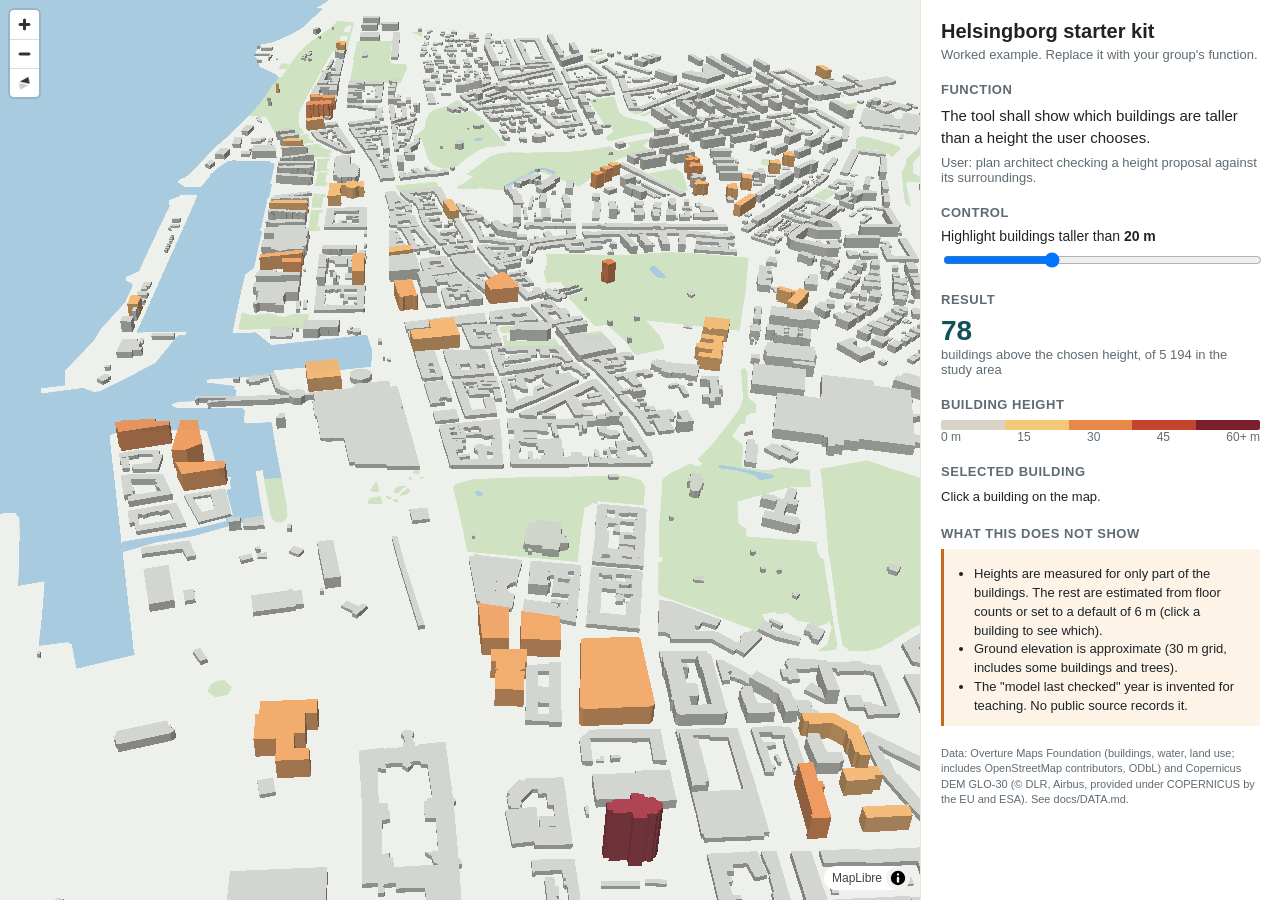
<file: starter-kit/index.html>
<!DOCTYPE html>
<html lang="en">
<head>
<meta charset="utf-8">
<meta name="viewport" content="width=device-width, initial-scale=1">
<title>Helsingborg starter kit</title>

<!-- Map library, stored in the lib folder so the kit works without internet -->
<link rel="stylesheet" href="lib/maplibre-gl.css">
<script src="lib/maplibre-gl.js"></script>

<!-- Data, stored as JavaScript files so the page opens with a double-click.
     Each file defines one variable: BUILDINGS, WATER, PARKS. See docs/DATA.md -->
<script src="data/buildings.js"></script>
<script src="data/context.js"></script>

<style>
  /* ---------- COLOURS AND FONTS: change these to restyle the whole page ---------- */
  :root {
    --panel-bg: #ffffff;
    --text: #1d2327;
    --muted: #5f6b73;
    --line: #e2e5e1;
    --accent: #0f5257;
    --warning-bg: #fdf3e7;
    --warning-line: #c46a1c;
    --land: #eef0eb;
    --water: #a9cbe0;
    --park: #cfe3c3;
  }
  * { box-sizing: border-box; }
  html, body { margin: 0; height: 100%; font-family: -apple-system, "Segoe UI", Roboto, Helvetica, Arial, sans-serif; color: var(--text); background: var(--land); }

  /* ---------- LAYOUT: map on the left, panel on the right ---------- */
  #app { display: flex; height: 100%; }
  #map { flex: 1; min-width: 0; }
  #panel { width: 360px; background: var(--panel-bg); border-left: 1px solid var(--line); padding: 20px; overflow-y: auto; }
  @media (max-width: 760px) {
    #app { flex-direction: column; }
    #map { flex: none; height: 55vh; }
    #panel { width: auto; border-left: none; border-top: 1px solid var(--line); }
  }

  /* ---------- PANEL CONTENT ---------- */
  h1 { font-size: 20px; margin: 0 0 4px; }
  .subtitle { color: var(--muted); font-size: 13px; margin: 0 0 16px; }
  h2 { font-size: 13px; text-transform: uppercase; letter-spacing: .04em; color: var(--muted); margin: 20px 0 8px; }
  .function { font-size: 15px; line-height: 1.45; margin: 0; }
  .user { font-size: 13px; color: var(--muted); margin: 6px 0 0; }
  label { display: block; font-size: 14px; margin-bottom: 6px; }
  input[type=range] { width: 100%; }
  .stat { font-size: 28px; font-weight: 600; color: var(--accent); }
  .stat-label { font-size: 13px; color: var(--muted); }
  .legend { display: flex; height: 10px; border-radius: 2px; overflow: hidden; margin-top: 6px; }
  .legend span { flex: 1; }
  .legend-labels { display: flex; justify-content: space-between; font-size: 12px; color: var(--muted); }
  #info { font-size: 13px; line-height: 1.5; }
  #info table { border-collapse: collapse; width: 100%; }
  #info td { padding: 3px 0; border-bottom: 1px solid var(--line); vertical-align: top; }
  #info td:first-child { color: var(--muted); width: 45%; }
  .limits { background: var(--warning-bg); border-left: 3px solid var(--warning-line); padding: 10px 12px; font-size: 13px; line-height: 1.45; }
  .limits ul { margin: 6px 0 0; padding-left: 18px; }
  .sources { font-size: 11px; color: var(--muted); margin-top: 20px; line-height: 1.4; }
</style>
</head>
<body>
<div id="app">
  <div id="map"></div>

  <div id="panel">
    <!-- ---------- 1. WHAT THIS TOOL IS: groups replace this text with their own function ---------- -->
    <h1>Helsingborg starter kit</h1>
    <p class="subtitle">Worked example. Replace it with your group's function.</p>

    <h2>Function</h2>
    <p class="function">The tool shall show which buildings are taller than a height the user chooses.</p>
    <p class="user">User: plan architect checking a height proposal against its surroundings.</p>

    <!-- ---------- 2. CONTROLS: what the user can change ---------- -->
    <h2>Control</h2>
    <label for="height-slider">Highlight buildings taller than <b><span id="height-value">20</span> m</b></label>
    <input id="height-slider" type="range" min="0" max="60" step="1" value="20">

    <!-- ---------- 3. RESULT: what the tool reports back ---------- -->
    <h2>Result</h2>
    <div class="stat" id="count">0</div>
    <div class="stat-label">buildings above the chosen height, of <span id="total">0</span> in the study area</div>

    <h2>Building height</h2>
    <div class="legend">
      <span style="background:#d9d4c7"></span><span style="background:#f2c879"></span><span style="background:#e8894a"></span><span style="background:#c4452e"></span><span style="background:#7a1f2b"></span>
    </div>
    <div class="legend-labels"><span>0 m</span><span>15</span><span>30</span><span>45</span><span>60+ m</span></div>

    <!-- ---------- 4. DETAILS: filled in when the user clicks a building ---------- -->
    <h2>Selected building</h2>
    <div id="info">Click a building on the map.</div>

    <!-- ---------- 5. HONESTY BOX: groups must keep this and rewrite it ---------- -->
    <h2>What this does not show</h2>
    <div class="limits">
      <ul>
        <li>Heights are measured for only part of the buildings. The rest are estimated from floor counts or set to a default of 6 m (click a building to see which).</li>
        <li>Ground elevation is approximate (30 m grid, includes some buildings and trees).</li>
        <li>The "model last checked" year is invented for teaching. No public source records it.</li>
      </ul>
    </div>

    <p class="sources">Data: Overture Maps Foundation (buildings, water, land use; includes OpenStreetMap contributors, ODbL) and Copernicus DEM GLO-30 (© DLR, Airbus, provided under COPERNICUS by the EU and ESA). See docs/DATA.md.</p>
  </div>
</div>

<script>
// =====================================================================
// SETTINGS: the numbers a group is most likely to change
// =====================================================================
const START_VIEW = { center: [12.6965, 56.0435], zoom: 15, pitch: 55, bearing: -20 };
const DEFAULT_THRESHOLD = 20; // metres, must match the slider's value above
const STUDY_AREA = [[12.66, 56.015], [12.745, 56.068]]; // the map cannot be dragged far outside the data

// =====================================================================
// THE MAP: background, water, parks and 3D buildings, all from local files
// =====================================================================
const map = new maplibregl.Map({
  container: "map",
  ...START_VIEW,
  maxBounds: STUDY_AREA,
  style: {
    version: 8,
    sources: {
      water: { type: "geojson", data: WATER },
      parks: { type: "geojson", data: PARKS },
      buildings: { type: "geojson", data: BUILDINGS, promoteId: "id" }
    },
    layers: [
      { id: "land", type: "background", paint: { "background-color": "#eef0eb" } },
      { id: "parks", type: "fill", source: "parks", paint: { "fill-color": "#cfe3c3" } },
      { id: "water", type: "fill", source: "water", paint: { "fill-color": "#a9cbe0" } },
      {
        // Every building, extruded to its height and coloured by height
        id: "buildings-3d",
        type: "fill-extrusion",
        source: "buildings",
        paint: {
          "fill-extrusion-height": ["get", "height_m"],
          "fill-extrusion-color": [
            "interpolate", ["linear"], ["get", "height_m"],
            0, "#d9d4c7", 15, "#f2c879", 30, "#e8894a", 45, "#c4452e", 60, "#7a1f2b"
          ],
          "fill-extrusion-opacity": 0.9
        }
      }
    ]
  }
});
map.addControl(new maplibregl.NavigationControl({ visualizePitch: true }), "top-left");

// =====================================================================
// THE FUNCTION: this is the part a group rewrites
// Buildings below the threshold are drawn grey and see-through,
// so the ones that pass the test stand out.
// =====================================================================
function applyThreshold(threshold) {
  const isAbove = [">", ["get", "height_m"], threshold];

  map.setPaintProperty("buildings-3d", "fill-extrusion-color", [
    "case", isAbove,
    ["interpolate", ["linear"], ["get", "height_m"], 0, "#d9d4c7", 15, "#f2c879", 30, "#e8894a", 45, "#c4452e", 60, "#7a1f2b"],
    "#c9ccc6"
  ]);

  const count = BUILDINGS.features.filter(f => f.properties.height_m > threshold).length;
  document.getElementById("count").textContent = count.toLocaleString("sv-SE");
  document.getElementById("height-value").textContent = threshold;
}

// =====================================================================
// CLICKING A BUILDING: show its attributes in the panel
// =====================================================================
const LABELS = {
  height_m: "Height (m)",
  height_source: "Height comes from",
  floors: "Floors",
  use: "Use",
  ground_m: "Ground elevation (m, approx.)",
  model_checked: "Model last checked (invented)",
  source: "Footprint source"
};

function showInfo(props) {
  const rows = Object.keys(LABELS)
    .map(key => `<tr><td>${LABELS[key]}</td><td>${props[key] ?? "unknown"}</td></tr>`)
    .join("");
  document.getElementById("info").innerHTML = `<table>${rows}</table>`;
}

map.on("click", "buildings-3d", e => showInfo(e.features[0].properties));
map.on("mouseenter", "buildings-3d", () => map.getCanvas().style.cursor = "pointer");
map.on("mouseleave", "buildings-3d", () => map.getCanvas().style.cursor = "");

// =====================================================================
// START: wire the slider and draw the first result
// =====================================================================
document.getElementById("total").textContent = BUILDINGS.features.length.toLocaleString("sv-SE");
const slider = document.getElementById("height-slider");
slider.addEventListener("input", () => applyThreshold(Number(slider.value)));
map.on("load", () => applyThreshold(DEFAULT_THRESHOLD));
</script>
</body>
</html>
</file>
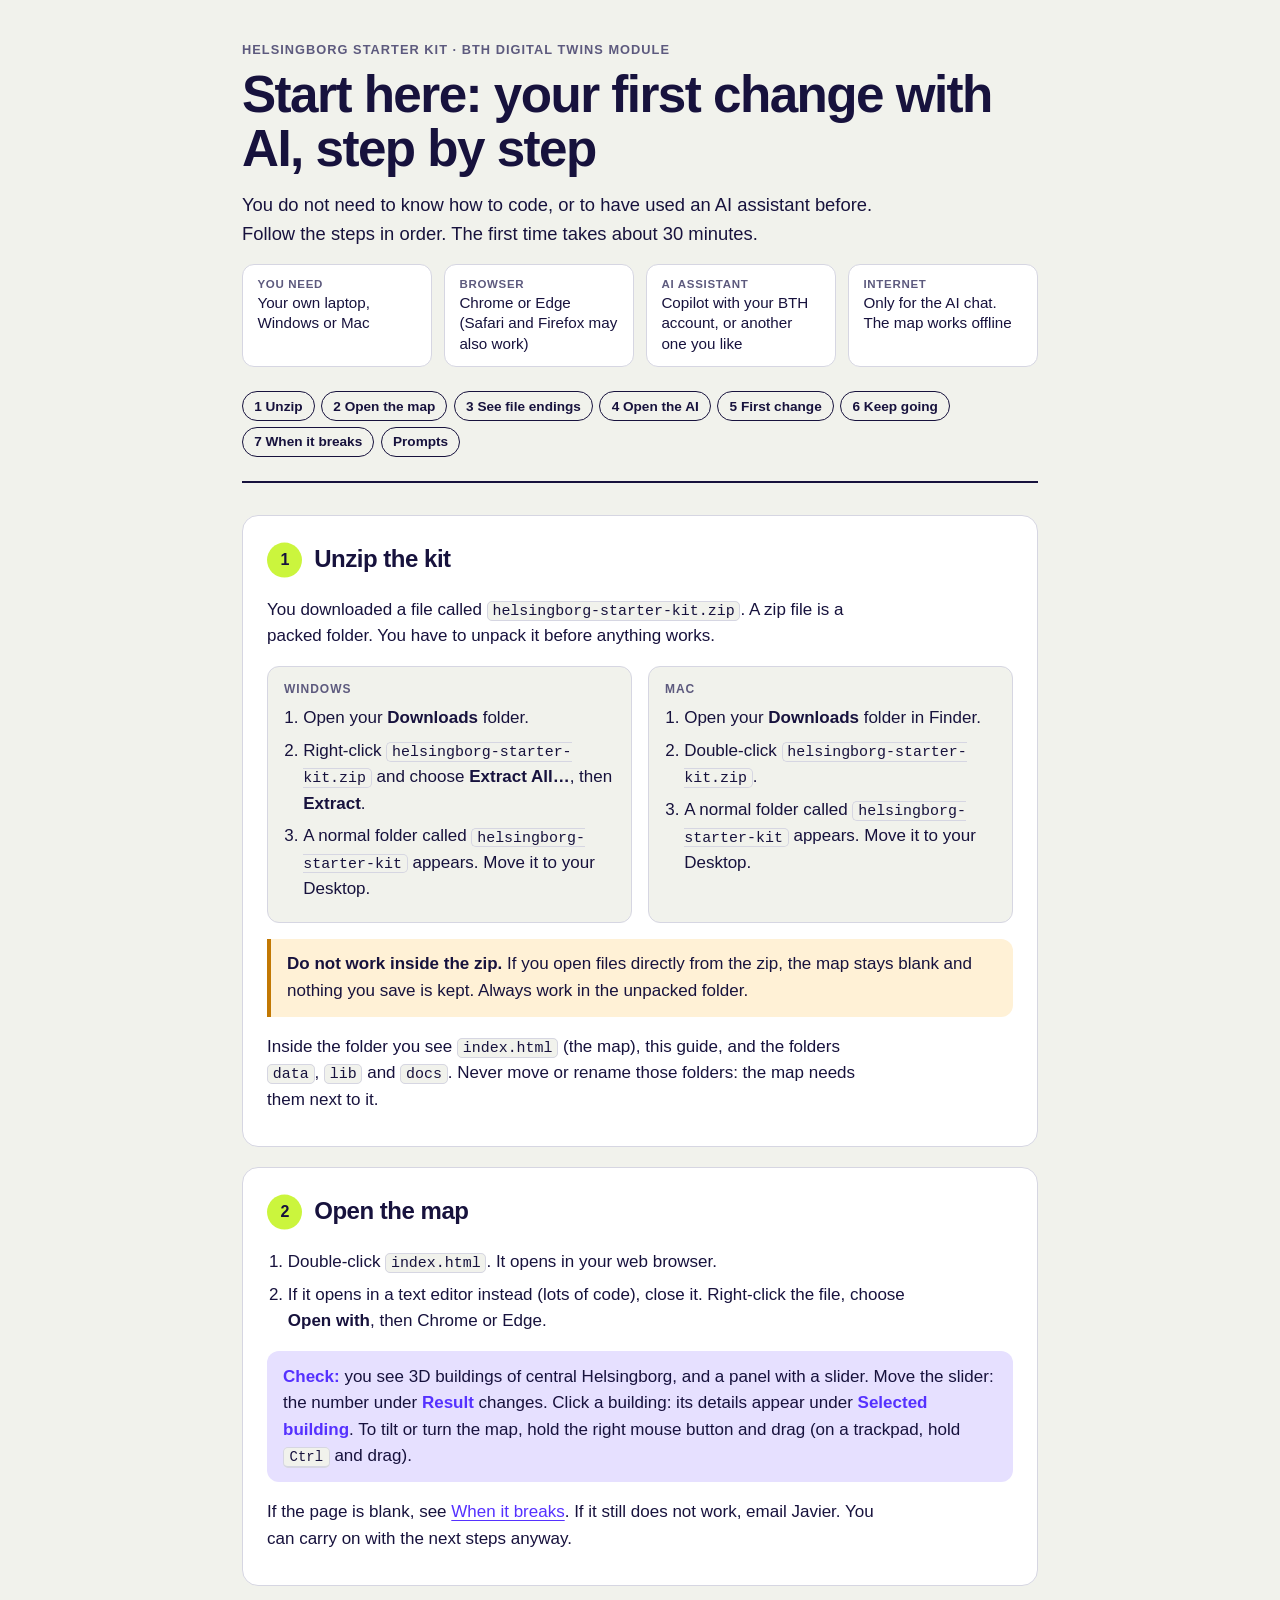
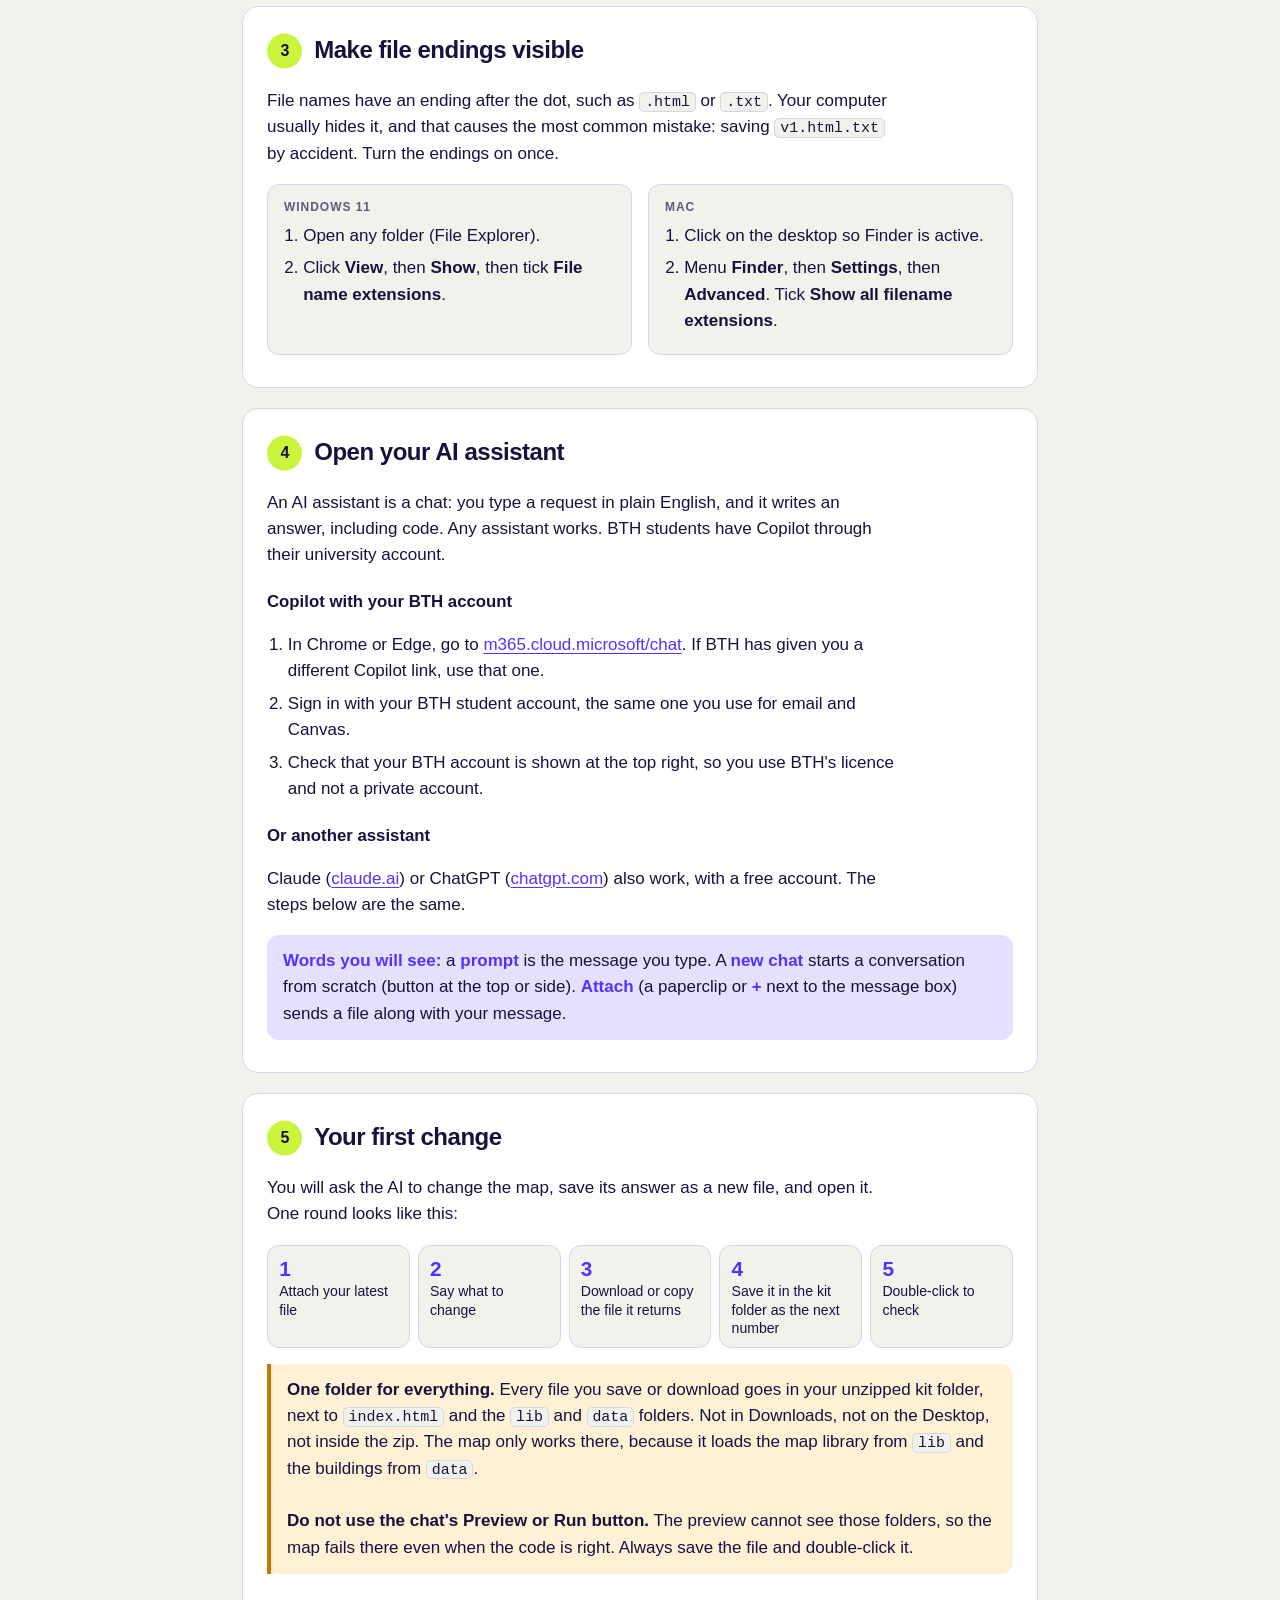
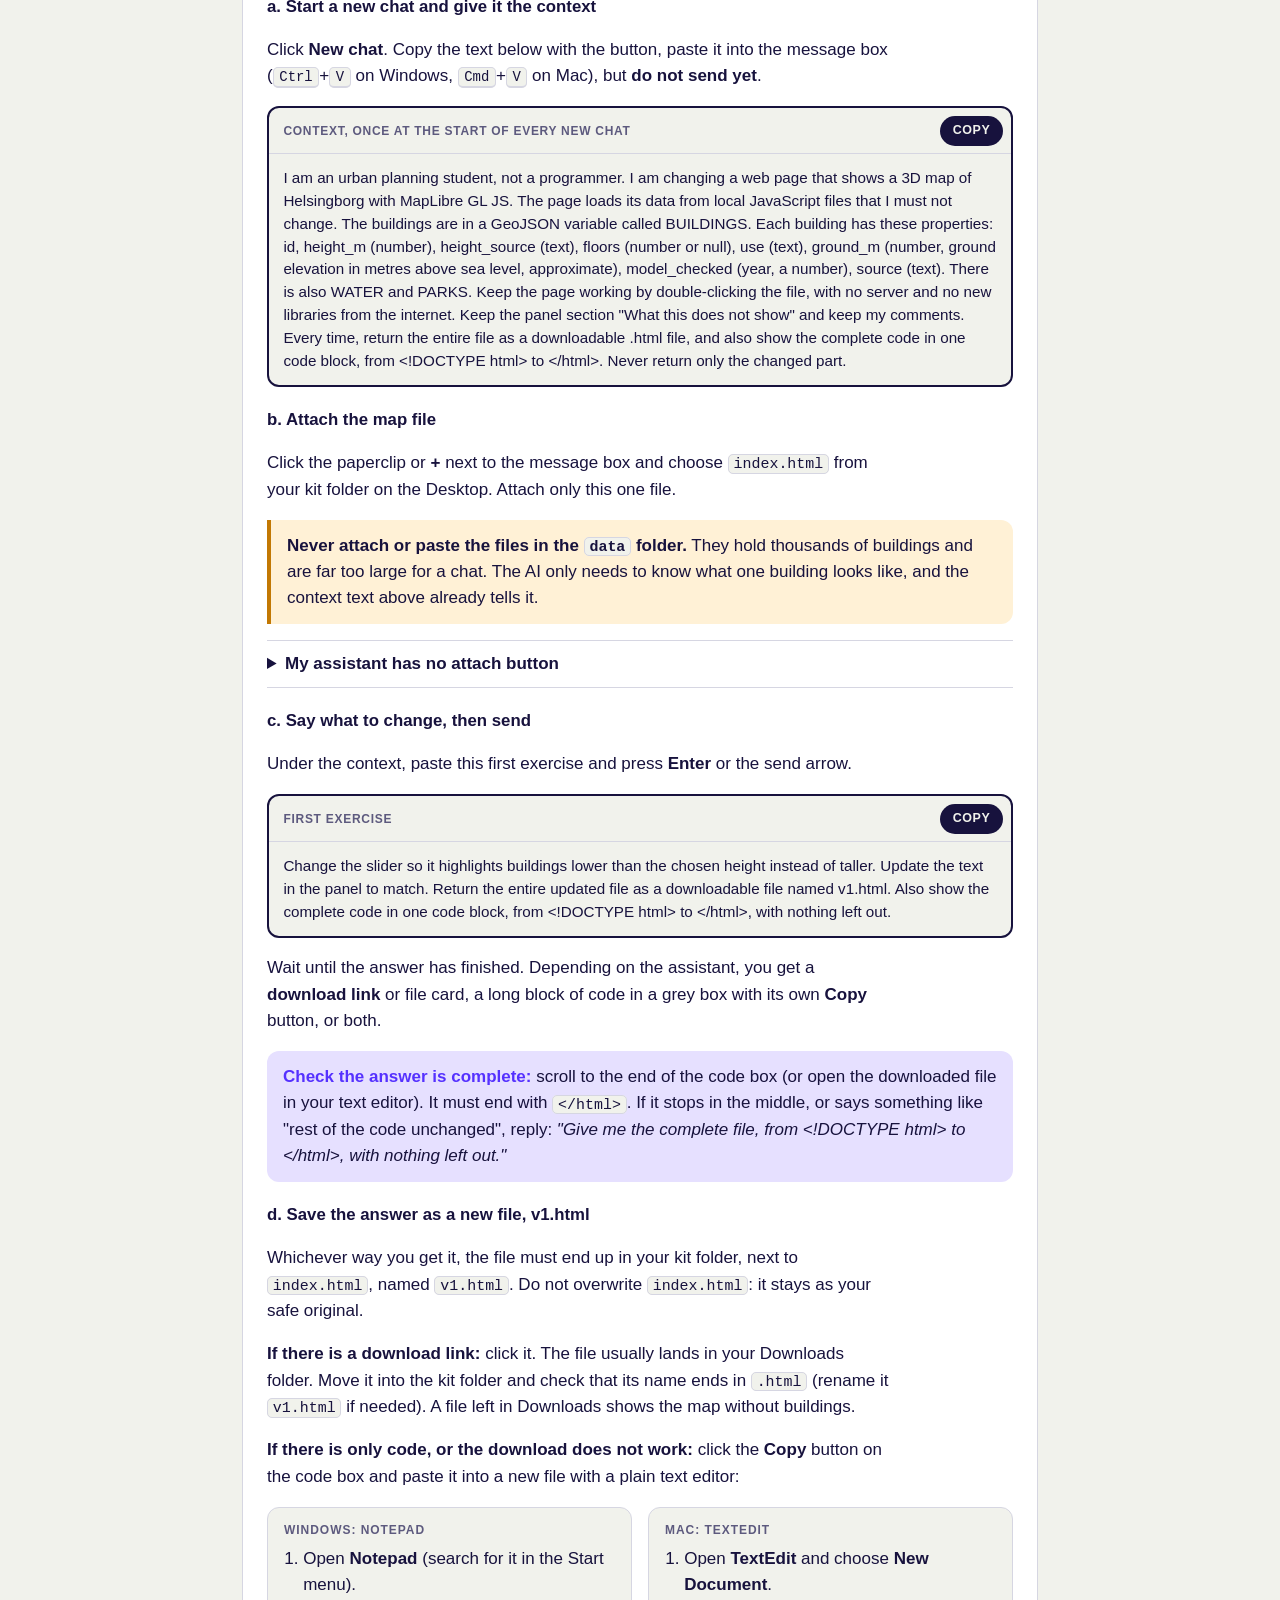
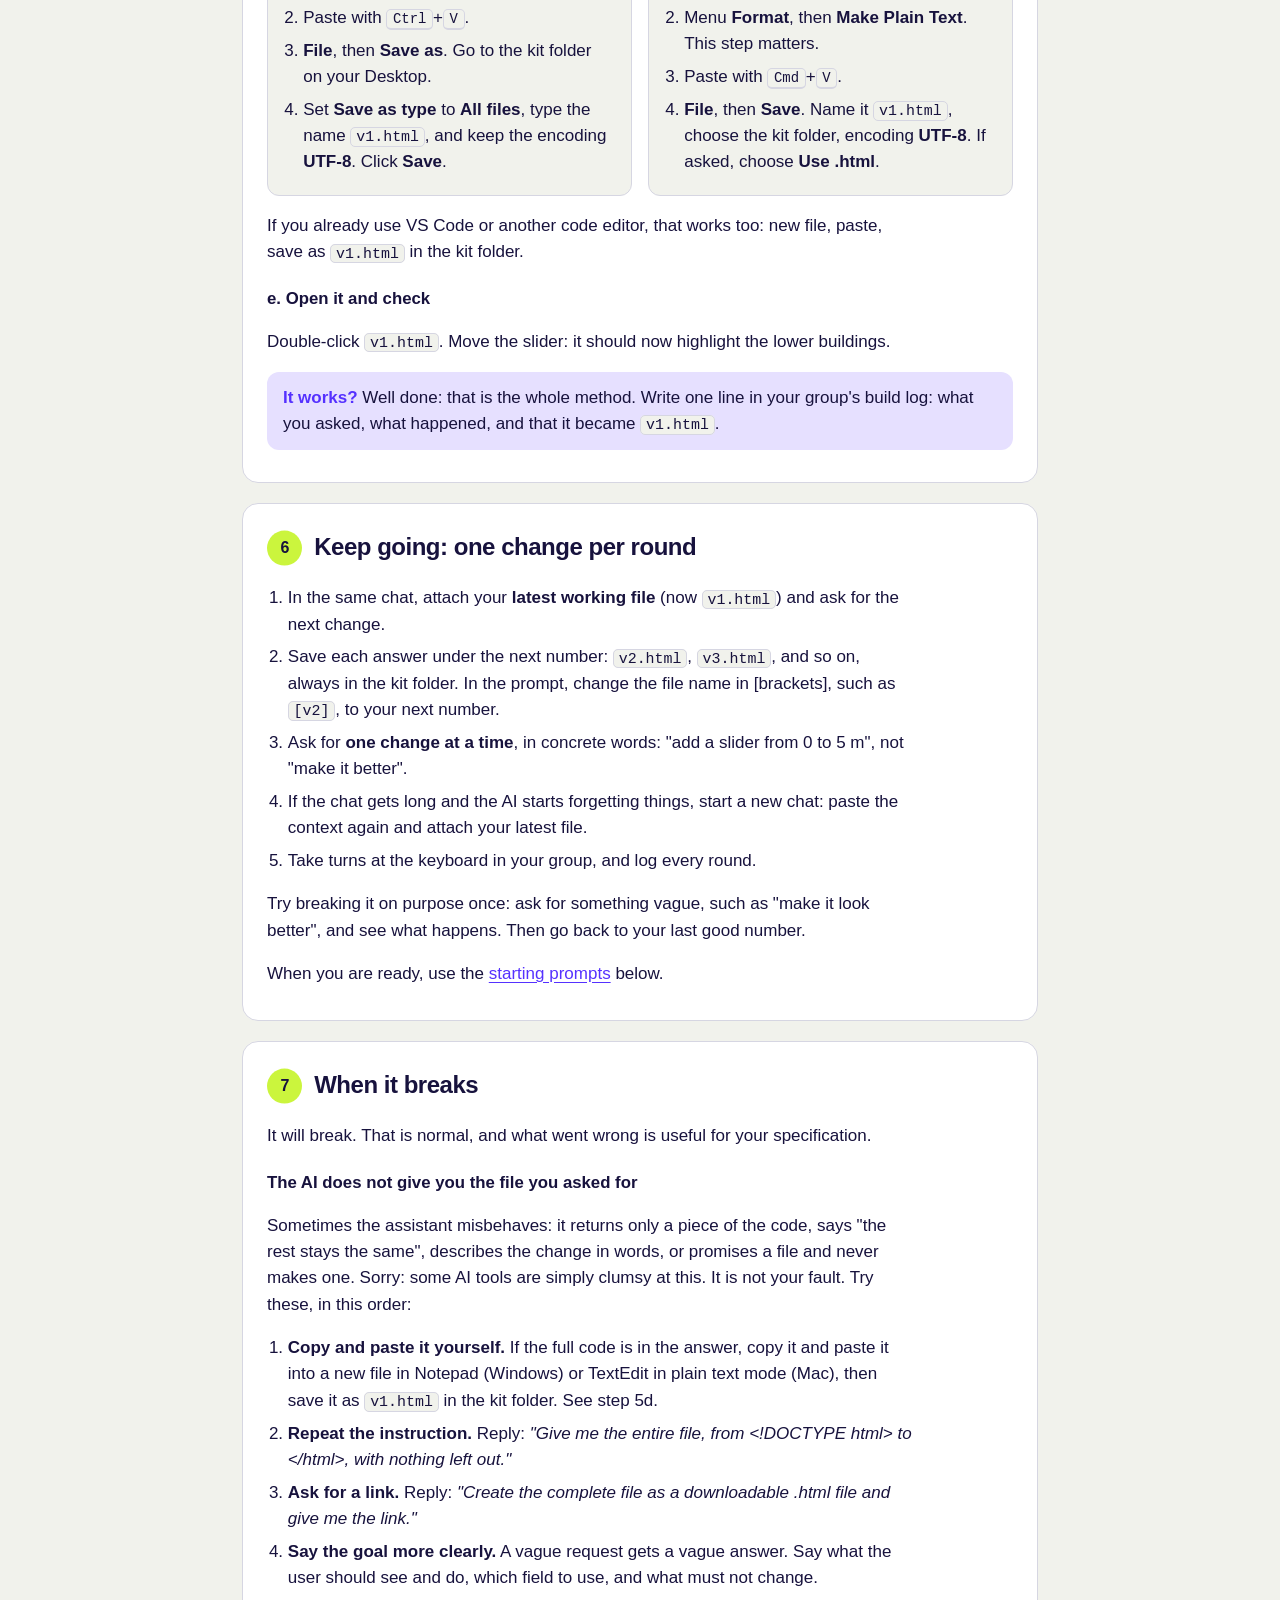
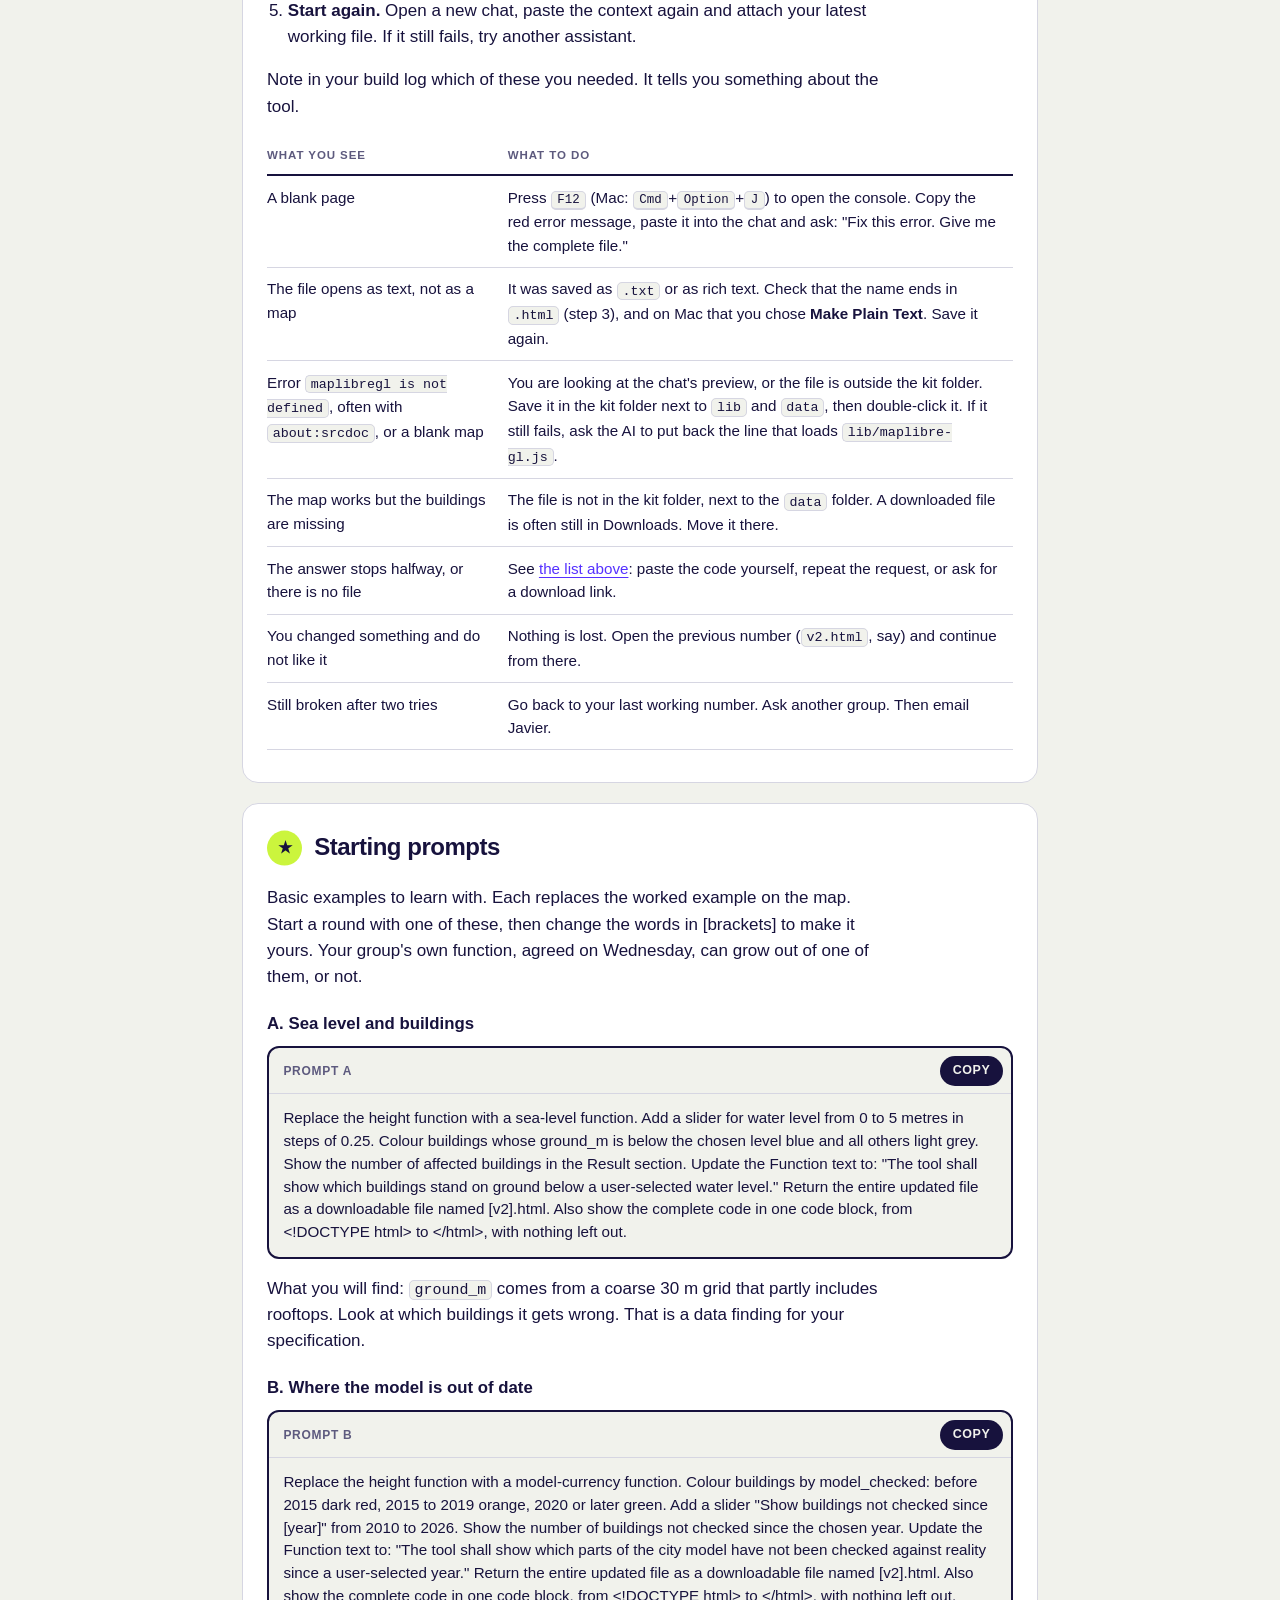
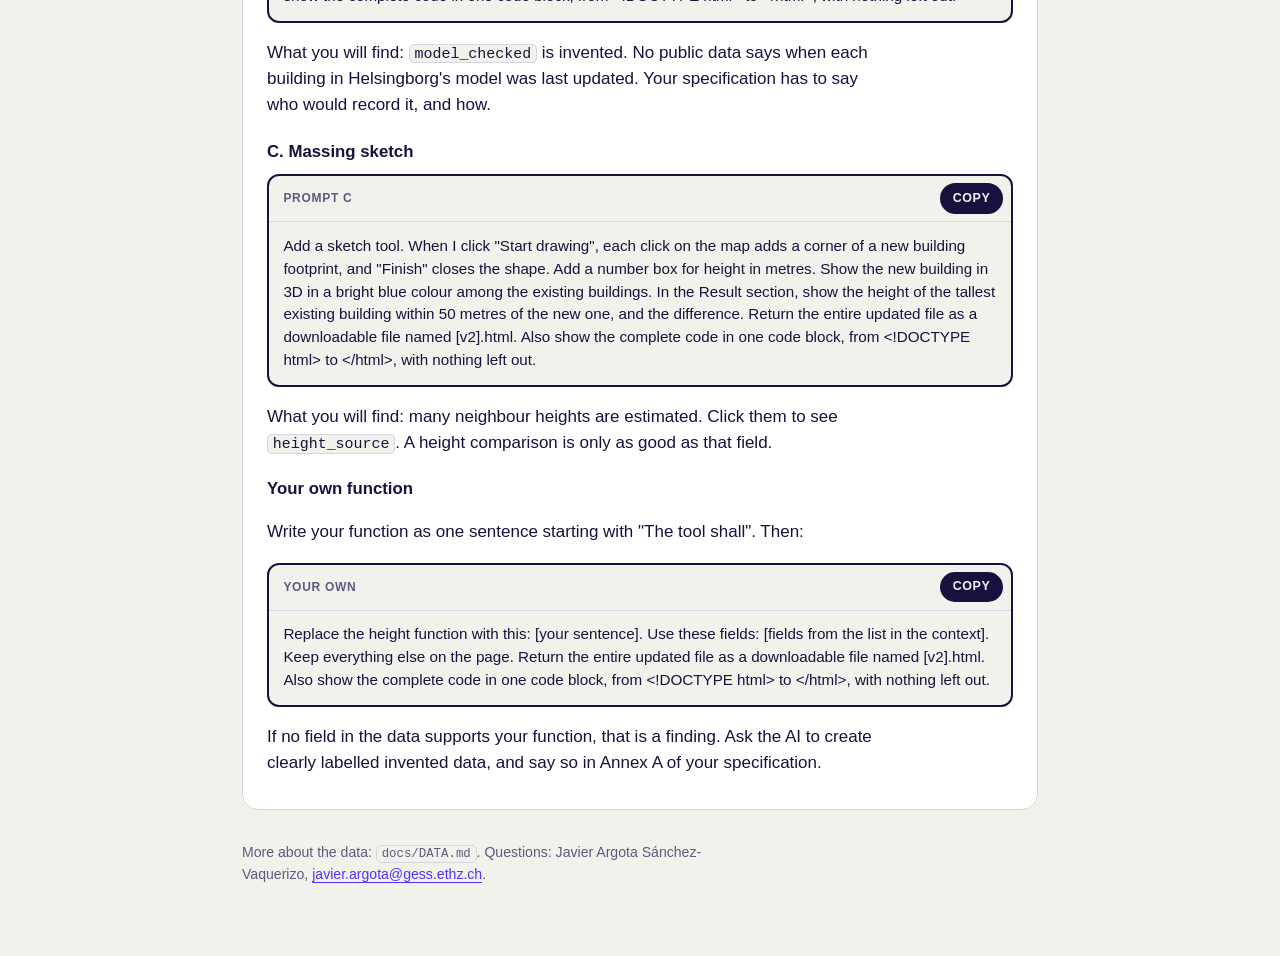
<file: starter-kit/START-HERE.html>
<!DOCTYPE html>
<html lang="en">
<head>
<meta charset="utf-8">
<meta name="viewport" content="width=device-width, initial-scale=1">
<title>Starter kit guide</title>
<style>
:root{
  --bg:#F1F2EC;--surface:#FFFFFF;--ink:#17123D;--muted:#5D5A7E;--rule:#D6D6E2;
  --violet:#5531FF;--lime:#CBF53D;--on-lime:#17123D;--soft:#E6E0FF;--warn:#FFF1D6;--warn-line:#C27803;
  color-scheme:light;
}
@media (prefers-color-scheme: dark){
  :root:not([data-theme="light"]){--bg:#0E0C26;--surface:#161339;--ink:#EEEDF8;--muted:#A6A3C6;--rule:#2B2856;--violet:#A08BFF;--soft:#221C52;--warn:#3A2A0C;--warn-line:#F5B83D;color-scheme:dark}
}
:root[data-theme="dark"]{--bg:#0E0C26;--surface:#161339;--ink:#EEEDF8;--muted:#A6A3C6;--rule:#2B2856;--violet:#A08BFF;--soft:#221C52;--warn:#3A2A0C;--warn-line:#F5B83D;color-scheme:dark}
*,*::before,*::after{box-sizing:border-box}
body{margin:0;background:var(--bg);color:var(--ink);font-family:"Helvetica Neue",Helvetica,Arial,sans-serif;font-size:17px;line-height:1.55;-webkit-font-smoothing:antialiased}
.wrap{max-width:860px;margin:0 auto;padding:0 2rem 4rem}
@media (max-width:640px){.wrap{padding:0 1rem 3rem}}
a{color:var(--violet);text-underline-offset:3px}
header{padding:2.5rem 0 1.5rem;border-bottom:2px solid var(--ink);margin-bottom:2rem}
header .kicker{font-size:.8rem;font-weight:700;letter-spacing:.08em;text-transform:uppercase;color:var(--muted);margin:0 0 .5rem}
h1{font-size:clamp(2rem,6vw,3.2rem);line-height:1.05;letter-spacing:-.03em;margin:0 0 1rem}
h2{font-size:1.5rem;letter-spacing:-.02em;margin:0 0 .75rem;display:flex;gap:.75rem;align-items:baseline}
h2 .n{flex:none;width:2.2rem;height:2.2rem;border-radius:50%;background:var(--lime);color:var(--on-lime);display:inline-grid;place-items:center;font-size:1rem;font-weight:800;transform:translateY(-.15rem)}
h3{font-size:1.05rem;margin:1.25rem 0 .4rem}
p,li{max-width:66ch}
ol,ul{padding-left:1.3rem}
li{margin-bottom:.4rem}
.lede{font-size:1.15rem;font-weight:500;margin:0 0 1rem}
.need{display:grid;grid-template-columns:repeat(auto-fill,minmax(11rem,1fr));gap:.75rem;margin:1rem 0 0;padding:0;list-style:none}
.need li{background:var(--surface);border:1px solid var(--rule);border-radius:12px;padding:.75rem .9rem;margin:0;font-size:.95rem;line-height:1.35}
.need b{display:block;font-size:.72rem;letter-spacing:.06em;text-transform:uppercase;color:var(--muted)}
.toc{display:flex;flex-wrap:wrap;gap:.4rem;margin:1.5rem 0 0}
.toc a{font-size:.85rem;font-weight:600;text-decoration:none;border:1.5px solid var(--ink);color:var(--ink);border-radius:99px;padding:.2rem .7rem}
section.step{background:var(--surface);border:1px solid var(--rule);border-radius:16px;padding:1.5rem 1.5rem 1rem;margin:0 0 1.25rem}
@media (max-width:640px){section.step{padding:1.1rem 1rem .75rem}}
.os{display:grid;grid-template-columns:1fr 1fr;gap:1rem;margin:.75rem 0 1rem}
@media (max-width:640px){.os{grid-template-columns:1fr}}
.os > div{border:1px solid var(--rule);border-radius:12px;padding:.8rem 1rem;background:var(--bg)}
.os h4{margin:0 0 .4rem;font-size:.75rem;letter-spacing:.08em;text-transform:uppercase;color:var(--muted)}
.os ol{margin:0;padding-left:1.2rem}
.check{background:var(--soft);border-radius:12px;padding:.8rem 1rem;margin:.75rem 0 1rem}
.check b{color:var(--violet)}
.warn{background:var(--warn);border-left:4px solid var(--warn-line);border-radius:0 12px 12px 0;padding:.8rem 1rem;margin:.75rem 0 1rem}
kbd{font-family:ui-monospace,Menlo,Consolas,monospace;font-size:.82em;background:var(--bg);border:1px solid var(--rule);border-bottom-width:2px;border-radius:5px;padding:.05rem .35rem;white-space:nowrap}
code{font-family:ui-monospace,Menlo,Consolas,monospace;font-size:.88em;background:var(--bg);border:1px solid var(--rule);border-radius:5px;padding:.05rem .3rem}
.prompt{position:relative;border:2px solid var(--ink);border-radius:12px;margin:.6rem 0 1rem;background:var(--bg)}
.prompt .label{display:flex;justify-content:space-between;align-items:center;gap:.5rem;padding:.45rem .5rem .45rem .9rem;border-bottom:1px solid var(--rule);font-size:.75rem;font-weight:700;letter-spacing:.06em;text-transform:uppercase;color:var(--muted)}
.prompt pre{margin:0;padding:.8rem .9rem;white-space:pre-wrap;word-wrap:break-word;font-family:inherit;font-size:.95rem;line-height:1.5}
.copy{font:inherit;font-size:.78rem;font-weight:700;letter-spacing:.04em;text-transform:uppercase;cursor:pointer;background:var(--ink);color:var(--bg);border:0;border-radius:99px;padding:.35rem .8rem}
.copy.done{background:var(--lime);color:var(--on-lime)}
.copy:focus-visible,.toc a:focus-visible,summary:focus-visible{outline:2px solid var(--violet);outline-offset:3px}
details{border-top:1px solid var(--rule);padding:.6rem 0}
details:last-of-type{border-bottom:1px solid var(--rule)}
summary{cursor:pointer;font-weight:700}
table{width:100%;border-collapse:collapse;font-size:.95rem;margin:.5rem 0 1rem}
th,td{text-align:left;vertical-align:top;padding:.6rem .75rem .6rem 0;border-bottom:1px solid var(--rule)}
th{font-size:.72rem;letter-spacing:.08em;text-transform:uppercase;color:var(--muted);border-bottom:2px solid var(--ink)}
.loop{display:grid;grid-template-columns:repeat(5,1fr);gap:.5rem;margin:1rem 0;padding:0;list-style:none;counter-reset:l}
.loop li{counter-increment:l;margin:0;background:var(--bg);border:1px solid var(--rule);border-radius:12px;padding:.6rem .7rem;font-size:.88rem;line-height:1.3}
.loop li::before{content:counter(l);display:block;font-weight:800;color:var(--violet);font-size:1.3rem}
@media (max-width:760px){.loop{grid-template-columns:1fr 1fr}}
footer{color:var(--muted);font-size:.88rem;margin-top:2rem}
</style>
</head>
<body>
<div class="wrap">

<header>
  <p class="kicker">Helsingborg starter kit · BTH digital twins module</p>
  <h1>Start here: your first change with AI, step by step</h1>
  <p class="lede">You do not need to know how to code, or to have used an AI assistant before. Follow the steps in order. The first time takes about 30 minutes.</p>
  <ul class="need">
    <li><b>You need</b>Your own laptop, Windows or Mac</li>
    <li><b>Browser</b>Chrome or Edge (Safari and Firefox may also work)</li>
    <li><b>AI assistant</b>Copilot with your BTH account, or another one you like</li>
    <li><b>Internet</b>Only for the AI chat. The map works offline</li>
  </ul>
  <nav class="toc" aria-label="Steps">
    <a href="#s1">1 Unzip</a><a href="#s2">2 Open the map</a><a href="#s3">3 See file endings</a><a href="#s4">4 Open the AI</a><a href="#s5">5 First change</a><a href="#s6">6 Keep going</a><a href="#s7">7 When it breaks</a><a href="#prompts">Prompts</a>
  </nav>
</header>

<section class="step" id="s1">
  <h2><span class="n">1</span>Unzip the kit</h2>
  <p>You downloaded a file called <code>helsingborg-starter-kit.zip</code>. A zip file is a packed folder. You have to unpack it before anything works.</p>
  <div class="os">
    <div><h4>Windows</h4><ol>
      <li>Open your <b>Downloads</b> folder.</li>
      <li>Right-click <code>helsingborg-starter-kit.zip</code> and choose <b>Extract All…</b>, then <b>Extract</b>.</li>
      <li>A normal folder called <code>helsingborg-starter-kit</code> appears. Move it to your Desktop.</li>
    </ol></div>
    <div><h4>Mac</h4><ol>
      <li>Open your <b>Downloads</b> folder in Finder.</li>
      <li>Double-click <code>helsingborg-starter-kit.zip</code>.</li>
      <li>A normal folder called <code>helsingborg-starter-kit</code> appears. Move it to your Desktop.</li>
    </ol></div>
  </div>
  <div class="warn"><b>Do not work inside the zip.</b> If you open files directly from the zip, the map stays blank and nothing you save is kept. Always work in the unpacked folder.</div>
  <p>Inside the folder you see <code>index.html</code> (the map), this guide, and the folders <code>data</code>, <code>lib</code> and <code>docs</code>. Never move or rename those folders: the map needs them next to it.</p>
</section>

<section class="step" id="s2">
  <h2><span class="n">2</span>Open the map</h2>
  <ol>
    <li>Double-click <code>index.html</code>. It opens in your web browser.</li>
    <li>If it opens in a text editor instead (lots of code), close it. Right-click the file, choose <b>Open with</b>, then Chrome or Edge.</li>
  </ol>
  <div class="check"><b>Check:</b> you see 3D buildings of central Helsingborg, and a panel with a slider. Move the slider: the number under <b>Result</b> changes. Click a building: its details appear under <b>Selected building</b>. To tilt or turn the map, hold the right mouse button and drag (on a trackpad, hold <kbd>Ctrl</kbd> and drag).</div>
  <p>If the page is blank, see <a href="#s7">When it breaks</a>. If it still does not work, email Javier. You can carry on with the next steps anyway.</p>
</section>

<section class="step" id="s3">
  <h2><span class="n">3</span>Make file endings visible</h2>
  <p>File names have an ending after the dot, such as <code>.html</code> or <code>.txt</code>. Your computer usually hides it, and that causes the most common mistake: saving <code>v1.html.txt</code> by accident. Turn the endings on once.</p>
  <div class="os">
    <div><h4>Windows 11</h4><ol>
      <li>Open any folder (File Explorer).</li>
      <li>Click <b>View</b>, then <b>Show</b>, then tick <b>File name extensions</b>.</li>
    </ol></div>
    <div><h4>Mac</h4><ol>
      <li>Click on the desktop so Finder is active.</li>
      <li>Menu <b>Finder</b>, then <b>Settings</b>, then <b>Advanced</b>. Tick <b>Show all filename extensions</b>.</li>
    </ol></div>
  </div>
</section>

<section class="step" id="s4">
  <h2><span class="n">4</span>Open your AI assistant</h2>
  <p>An AI assistant is a chat: you type a request in plain English, and it writes an answer, including code. Any assistant works. BTH students have Copilot through their university account.</p>
  <h3>Copilot with your BTH account</h3>
  <ol>
    <li>In Chrome or Edge, go to <a href="https://m365.cloud.microsoft/chat" target="_blank" rel="noopener">m365.cloud.microsoft/chat</a>. If BTH has given you a different Copilot link, use that one.</li>
    <li>Sign in with your BTH student account, the same one you use for email and Canvas.</li>
    <li>Check that your BTH account is shown at the top right, so you use BTH's licence and not a private account.</li>
  </ol>
  <h3>Or another assistant</h3>
  <p>Claude (<a href="https://claude.ai" target="_blank" rel="noopener">claude.ai</a>) or ChatGPT (<a href="https://chatgpt.com" target="_blank" rel="noopener">chatgpt.com</a>) also work, with a free account. The steps below are the same.</p>
  <div class="check"><b>Words you will see:</b> a <b>prompt</b> is the message you type. A <b>new chat</b> starts a conversation from scratch (button at the top or side). <b>Attach</b> (a paperclip or <b>+</b> next to the message box) sends a file along with your message.</div>
</section>

<section class="step" id="s5">
  <h2><span class="n">5</span>Your first change</h2>
  <p>You will ask the AI to change the map, save its answer as a new file, and open it. One round looks like this:</p>
  <ol class="loop">
    <li>Attach your latest file</li>
    <li>Say what to change</li>
    <li>Download or copy the file it returns</li>
    <li>Save it in the kit folder as the next number</li>
    <li>Double-click to check</li>
  </ol>
  <div class="warn"><b>One folder for everything.</b> Every file you save or download goes in your unzipped kit folder, next to <code>index.html</code> and the <code>lib</code> and <code>data</code> folders. Not in Downloads, not on the Desktop, not inside the zip. The map only works there, because it loads the map library from <code>lib</code> and the buildings from <code>data</code>.<br><br><b>Do not use the chat's Preview or Run button.</b> The preview cannot see those folders, so the map fails there even when the code is right. Always save the file and double-click it.</div>

  <h3>a. Start a new chat and give it the context</h3>
  <p>Click <b>New chat</b>. Copy the text below with the button, paste it into the message box (<kbd>Ctrl</kbd>+<kbd>V</kbd> on Windows, <kbd>Cmd</kbd>+<kbd>V</kbd> on Mac), but <b>do not send yet</b>.</p>
  <div class="prompt"><div class="label">Context, once at the start of every new chat<button class="copy" type="button">Copy</button></div><pre>I am an urban planning student, not a programmer. I am changing a web page that shows a 3D map of Helsingborg with MapLibre GL JS. The page loads its data from local JavaScript files that I must not change. The buildings are in a GeoJSON variable called BUILDINGS. Each building has these properties: id, height_m (number), height_source (text), floors (number or null), use (text), ground_m (number, ground elevation in metres above sea level, approximate), model_checked (year, a number), source (text). There is also WATER and PARKS. Keep the page working by double-clicking the file, with no server and no new libraries from the internet. Keep the panel section "What this does not show" and keep my comments. Every time, return the entire file as a downloadable .html file, and also show the complete code in one code block, from &lt;!DOCTYPE html&gt; to &lt;/html&gt;. Never return only the changed part.</pre></div>

  <h3>b. Attach the map file</h3>
  <p>Click the paperclip or <b>+</b> next to the message box and choose <code>index.html</code> from your kit folder on the Desktop. Attach only this one file.</p>
  <div class="warn"><b>Never attach or paste the files in the <code>data</code> folder.</b> They hold thousands of buildings and are far too large for a chat. The AI only needs to know what one building looks like, and the context text above already tells it.</div>
  <details>
    <summary>My assistant has no attach button</summary>
    <p>Then paste the code instead. Open <code>index.html</code> in a plain text editor (see step d for how), select everything with <kbd>Ctrl</kbd>+<kbd>A</kbd> (Mac: <kbd>Cmd</kbd>+<kbd>A</kbd>), copy, and paste it into the message box under the context text. If the chat says the message is too long, try another assistant.</p>
  </details>

  <h3>c. Say what to change, then send</h3>
  <p>Under the context, paste this first exercise and press <b>Enter</b> or the send arrow.</p>
  <div class="prompt"><div class="label">First exercise<button class="copy" type="button">Copy</button></div><pre>Change the slider so it highlights buildings lower than the chosen height instead of taller. Update the text in the panel to match. Return the entire updated file as a downloadable file named v1.html. Also show the complete code in one code block, from &lt;!DOCTYPE html&gt; to &lt;/html&gt;, with nothing left out.</pre></div>
  <p>Wait until the answer has finished. Depending on the assistant, you get a <b>download link</b> or file card, a long block of code in a grey box with its own <b>Copy</b> button, or both.</p>
  <div class="check"><b>Check the answer is complete:</b> scroll to the end of the code box (or open the downloaded file in your text editor). It must end with <code>&lt;/html&gt;</code>. If it stops in the middle, or says something like "rest of the code unchanged", reply: <i>"Give me the complete file, from &lt;!DOCTYPE html&gt; to &lt;/html&gt;, with nothing left out."</i></div>

  <h3>d. Save the answer as a new file, v1.html</h3>
  <p>Whichever way you get it, the file must end up in your kit folder, next to <code>index.html</code>, named <code>v1.html</code>. Do not overwrite <code>index.html</code>: it stays as your safe original.</p>
  <p><b>If there is a download link:</b> click it. The file usually lands in your Downloads folder. Move it into the kit folder and check that its name ends in <code>.html</code> (rename it <code>v1.html</code> if needed). A file left in Downloads shows the map without buildings.</p>
  <p><b>If there is only code, or the download does not work:</b> click the <b>Copy</b> button on the code box and paste it into a new file with a plain text editor:</p>
  <div class="os">
    <div><h4>Windows: Notepad</h4><ol>
      <li>Open <b>Notepad</b> (search for it in the Start menu).</li>
      <li>Paste with <kbd>Ctrl</kbd>+<kbd>V</kbd>.</li>
      <li><b>File</b>, then <b>Save as</b>. Go to the kit folder on your Desktop.</li>
      <li>Set <b>Save as type</b> to <b>All files</b>, type the name <code>v1.html</code>, and keep the encoding <b>UTF-8</b>. Click <b>Save</b>.</li>
    </ol></div>
    <div><h4>Mac: TextEdit</h4><ol>
      <li>Open <b>TextEdit</b> and choose <b>New Document</b>.</li>
      <li>Menu <b>Format</b>, then <b>Make Plain Text</b>. This step matters.</li>
      <li>Paste with <kbd>Cmd</kbd>+<kbd>V</kbd>.</li>
      <li><b>File</b>, then <b>Save</b>. Name it <code>v1.html</code>, choose the kit folder, encoding <b>UTF-8</b>. If asked, choose <b>Use .html</b>.</li>
    </ol></div>
  </div>
  <p>If you already use VS Code or another code editor, that works too: new file, paste, save as <code>v1.html</code> in the kit folder.</p>

  <h3>e. Open it and check</h3>
  <p>Double-click <code>v1.html</code>. Move the slider: it should now highlight the lower buildings.</p>
  <div class="check"><b>It works?</b> Well done: that is the whole method. Write one line in your group's build log: what you asked, what happened, and that it became <code>v1.html</code>.</div>
</section>

<section class="step" id="s6">
  <h2><span class="n">6</span>Keep going: one change per round</h2>
  <ol>
    <li>In the same chat, attach your <b>latest working file</b> (now <code>v1.html</code>) and ask for the next change.</li>
    <li>Save each answer under the next number: <code>v2.html</code>, <code>v3.html</code>, and so on, always in the kit folder. In the prompt, change the file name in [brackets], such as <code>[v2]</code>, to your next number.</li>
    <li>Ask for <b>one change at a time</b>, in concrete words: "add a slider from 0 to 5 m", not "make it better".</li>
    <li>If the chat gets long and the AI starts forgetting things, start a new chat: paste the context again and attach your latest file.</li>
    <li>Take turns at the keyboard in your group, and log every round.</li>
  </ol>
  <p>Try breaking it on purpose once: ask for something vague, such as "make it look better", and see what happens. Then go back to your last good number.</p>
  <p>When you are ready, use the <a href="#prompts">starting prompts</a> below.</p>
</section>

<section class="step" id="s7">
  <h2><span class="n">7</span>When it breaks</h2>
  <p>It will break. That is normal, and what went wrong is useful for your specification.</p>
  <h3>The AI does not give you the file you asked for</h3>
  <p>Sometimes the assistant misbehaves: it returns only a piece of the code, says "the rest stays the same", describes the change in words, or promises a file and never makes one. Sorry: some AI tools are simply clumsy at this. It is not your fault. Try these, in this order:</p>
  <ol>
    <li><b>Copy and paste it yourself.</b> If the full code is in the answer, copy it and paste it into a new file in Notepad (Windows) or TextEdit in plain text mode (Mac), then save it as <code>v1.html</code> in the kit folder. See step 5d.</li>
    <li><b>Repeat the instruction.</b> Reply: <i>"Give me the entire file, from &lt;!DOCTYPE html&gt; to &lt;/html&gt;, with nothing left out."</i></li>
    <li><b>Ask for a link.</b> Reply: <i>"Create the complete file as a downloadable .html file and give me the link."</i></li>
    <li><b>Say the goal more clearly.</b> A vague request gets a vague answer. Say what the user should see and do, which field to use, and what must not change.</li>
    <li><b>Start again.</b> Open a new chat, paste the context again and attach your latest working file. If it still fails, try another assistant.</li>
  </ol>
  <p>Note in your build log which of these you needed. It tells you something about the tool.</p>
  <table>
    <thead><tr><th>What you see</th><th>What to do</th></tr></thead>
    <tbody>
      <tr><td>A blank page</td><td>Press <kbd>F12</kbd> (Mac: <kbd>Cmd</kbd>+<kbd>Option</kbd>+<kbd>J</kbd>) to open the console. Copy the red error message, paste it into the chat and ask: "Fix this error. Give me the complete file."</td></tr>
      <tr><td>The file opens as text, not as a map</td><td>It was saved as <code>.txt</code> or as rich text. Check that the name ends in <code>.html</code> (step 3), and on Mac that you chose <b>Make Plain Text</b>. Save it again.</td></tr>
      <tr><td>Error <code>maplibregl is not defined</code>, often with <code>about:srcdoc</code>, or a blank map</td><td>You are looking at the chat's preview, or the file is outside the kit folder. Save it in the kit folder next to <code>lib</code> and <code>data</code>, then double-click it. If it still fails, ask the AI to put back the line that loads <code>lib/maplibre-gl.js</code>.</td></tr>
      <tr><td>The map works but the buildings are missing</td><td>The file is not in the kit folder, next to the <code>data</code> folder. A downloaded file is often still in Downloads. Move it there.</td></tr>
      <tr><td>The answer stops halfway, or there is no file</td><td>See <a href="#s7">the list above</a>: paste the code yourself, repeat the request, or ask for a download link.</td></tr>
      <tr><td>You changed something and do not like it</td><td>Nothing is lost. Open the previous number (<code>v2.html</code>, say) and continue from there.</td></tr>
      <tr><td>Still broken after two tries</td><td>Go back to your last working number. Ask another group. Then email Javier.</td></tr>
    </tbody>
  </table>
</section>

<section class="step" id="prompts">
  <h2><span class="n">★</span>Starting prompts</h2>
  <p>Basic examples to learn with. Each replaces the worked example on the map. Start a round with one of these, then change the words in [brackets] to make it yours. Your group's own function, agreed on Wednesday, can grow out of one of them, or not.</p>

  <h3>A. Sea level and buildings</h3>
  <div class="prompt"><div class="label">Prompt A<button class="copy" type="button">Copy</button></div><pre>Replace the height function with a sea-level function. Add a slider for water level from 0 to 5 metres in steps of 0.25. Colour buildings whose ground_m is below the chosen level blue and all others light grey. Show the number of affected buildings in the Result section. Update the Function text to: "The tool shall show which buildings stand on ground below a user-selected water level." Return the entire updated file as a downloadable file named [v2].html. Also show the complete code in one code block, from &lt;!DOCTYPE html&gt; to &lt;/html&gt;, with nothing left out.</pre></div>
  <p>What you will find: <code>ground_m</code> comes from a coarse 30 m grid that partly includes rooftops. Look at which buildings it gets wrong. That is a data finding for your specification.</p>

  <h3>B. Where the model is out of date</h3>
  <div class="prompt"><div class="label">Prompt B<button class="copy" type="button">Copy</button></div><pre>Replace the height function with a model-currency function. Colour buildings by model_checked: before 2015 dark red, 2015 to 2019 orange, 2020 or later green. Add a slider "Show buildings not checked since [year]" from 2010 to 2026. Show the number of buildings not checked since the chosen year. Update the Function text to: "The tool shall show which parts of the city model have not been checked against reality since a user-selected year." Return the entire updated file as a downloadable file named [v2].html. Also show the complete code in one code block, from &lt;!DOCTYPE html&gt; to &lt;/html&gt;, with nothing left out.</pre></div>
  <p>What you will find: <code>model_checked</code> is invented. No public data says when each building in Helsingborg's model was last updated. Your specification has to say who would record it, and how.</p>

  <h3>C. Massing sketch</h3>
  <div class="prompt"><div class="label">Prompt C<button class="copy" type="button">Copy</button></div><pre>Add a sketch tool. When I click "Start drawing", each click on the map adds a corner of a new building footprint, and "Finish" closes the shape. Add a number box for height in metres. Show the new building in 3D in a bright blue colour among the existing buildings. In the Result section, show the height of the tallest existing building within 50 metres of the new one, and the difference. Return the entire updated file as a downloadable file named [v2].html. Also show the complete code in one code block, from &lt;!DOCTYPE html&gt; to &lt;/html&gt;, with nothing left out.</pre></div>
  <p>What you will find: many neighbour heights are estimated. Click them to see <code>height_source</code>. A height comparison is only as good as that field.</p>

  <h3>Your own function</h3>
  <p>Write your function as one sentence starting with "The tool shall". Then:</p>
  <div class="prompt"><div class="label">Your own<button class="copy" type="button">Copy</button></div><pre>Replace the height function with this: [your sentence]. Use these fields: [fields from the list in the context]. Keep everything else on the page. Return the entire updated file as a downloadable file named [v2].html. Also show the complete code in one code block, from &lt;!DOCTYPE html&gt; to &lt;/html&gt;, with nothing left out.</pre></div>
  <p>If no field in the data supports your function, that is a finding. Ask the AI to create clearly labelled invented data, and say so in Annex A of your specification.</p>
</section>

<footer>
  <p>More about the data: <code>docs/DATA.md</code>. Questions: Javier Argota Sánchez-Vaquerizo, <a href="mailto:javier.argota@gess.ethz.ch">javier.argota@gess.ethz.ch</a>.</p>
</footer>

</div>
<script>
document.querySelectorAll(".prompt .copy").forEach(function(btn){
  btn.addEventListener("click", function(){
    var text = btn.closest(".prompt").querySelector("pre").innerText;
    function ok(){ btn.textContent = "Copied"; btn.classList.add("done"); setTimeout(function(){ btn.textContent = "Copy"; btn.classList.remove("done"); }, 1800); }
    function fallback(){
      var ta = document.createElement("textarea"); ta.value = text; ta.setAttribute("readonly",""); ta.style.position = "fixed"; ta.style.opacity = "0";
      document.body.appendChild(ta); ta.select();
      try { document.execCommand("copy"); ok(); } catch(e) { btn.textContent = "Select and copy"; }
      document.body.removeChild(ta);
    }
    if (navigator.clipboard && window.isSecureContext) { navigator.clipboard.writeText(text).then(ok, fallback); } else { fallback(); }
  });
});
</script>
</body>
</html>
</file>
<file: starter-kit/lib/maplibre-gl.css>
.maplibregl-map{font:12px/20px Helvetica Neue,Arial,Helvetica,sans-serif;overflow:hidden;position:relative;-webkit-tap-highlight-color:rgb(0 0 0/0)}.maplibregl-canvas{left:0;position:absolute;top:0}.maplibregl-map:fullscreen{height:100%;width:100%}.maplibregl-ctrl-group button.maplibregl-ctrl-compass{touch-action:none}.maplibregl-canvas-container.maplibregl-interactive,.maplibregl-ctrl-group button.maplibregl-ctrl-compass{cursor:grab;-webkit-user-select:none;-moz-user-select:none;user-select:none}.maplibregl-canvas-container.maplibregl-interactive.maplibregl-track-pointer{cursor:pointer}.maplibregl-canvas-container.maplibregl-interactive:active,.maplibregl-ctrl-group button.maplibregl-ctrl-compass:active{cursor:grabbing}.maplibregl-canvas-container.maplibregl-touch-zoom-rotate,.maplibregl-canvas-container.maplibregl-touch-zoom-rotate .maplibregl-canvas{touch-action:pan-x pan-y}.maplibregl-canvas-container.maplibregl-touch-drag-pan,.maplibregl-canvas-container.maplibregl-touch-drag-pan .maplibregl-canvas{touch-action:pinch-zoom}.maplibregl-canvas-container.maplibregl-touch-zoom-rotate.maplibregl-touch-drag-pan,.maplibregl-canvas-container.maplibregl-touch-zoom-rotate.maplibregl-touch-drag-pan .maplibregl-canvas{touch-action:none}.maplibregl-canvas-container.maplibregl-touch-drag-pan.maplibregl-cooperative-gestures,.maplibregl-canvas-container.maplibregl-touch-drag-pan.maplibregl-cooperative-gestures .maplibregl-canvas{touch-action:pan-x pan-y}.maplibregl-ctrl-bottom-left,.maplibregl-ctrl-bottom-right,.maplibregl-ctrl-top-left,.maplibregl-ctrl-top-right{pointer-events:none;position:absolute;z-index:2}.maplibregl-ctrl-top-left{left:0;top:0}.maplibregl-ctrl-top-right{right:0;top:0}.maplibregl-ctrl-bottom-left{bottom:0;left:0}.maplibregl-ctrl-bottom-right{bottom:0;right:0}.maplibregl-ctrl{clear:both;pointer-events:auto;transform:translate(0)}.maplibregl-ctrl-top-left .maplibregl-ctrl{float:left;margin:10px 0 0 10px}.maplibregl-ctrl-top-right .maplibregl-ctrl{float:right;margin:10px 10px 0 0}.maplibregl-ctrl-bottom-left .maplibregl-ctrl{float:left;margin:0 0 10px 10px}.maplibregl-ctrl-bottom-right .maplibregl-ctrl{float:right;margin:0 10px 10px 0}.maplibregl-ctrl-group{background:#fff;border-radius:4px}.maplibregl-ctrl-group:not(:empty){box-shadow:0 0 0 2px rgba(0,0,0,.1)}@media (forced-colors:active){.maplibregl-ctrl-group:not(:empty){box-shadow:0 0 0 2px ButtonText}}.maplibregl-ctrl-group button{background-color:transparent;border:0;box-sizing:border-box;cursor:pointer;display:block;height:29px;outline:none;padding:0;width:29px}.maplibregl-ctrl-group button+button{border-top:1px solid #ddd}.maplibregl-ctrl button .maplibregl-ctrl-icon{background-position:50%;background-repeat:no-repeat;display:block;height:100%;width:100%}@media (forced-colors:active){.maplibregl-ctrl-icon{background-color:transparent}.maplibregl-ctrl-group button+button{border-top:1px solid ButtonText}}.maplibregl-ctrl button::-moz-focus-inner{border:0;padding:0}.maplibregl-ctrl-attrib-button:focus,.maplibregl-ctrl-group button:focus{box-shadow:0 0 2px 2px #0096ff}.maplibregl-ctrl button:disabled{cursor:not-allowed}.maplibregl-ctrl button:disabled .maplibregl-ctrl-icon{opacity:.25}@media (hover:hover){.maplibregl-ctrl button:not(:disabled):hover{background-color:rgba(0,0,0,.05)}}.maplibregl-ctrl button:not(:disabled):active{background-color:rgba(0,0,0,.05)}.maplibregl-ctrl-group button:focus:focus-visible{box-shadow:0 0 2px 2px #0096ff}.maplibregl-ctrl-group button:focus:not(:focus-visible){box-shadow:none}.maplibregl-ctrl-group button:focus:first-child{border-radius:4px 4px 0 0}.maplibregl-ctrl-group button:focus:last-child{border-radius:0 0 4px 4px}.maplibregl-ctrl-group button:focus:only-child{border-radius:inherit}.maplibregl-ctrl button.maplibregl-ctrl-zoom-out .maplibregl-ctrl-icon{background-image:url("data:image/svg+xml;charset=utf-8,%3Csvg xmlns='http://www.w3.org/2000/svg' width='29' height='29' fill='%23333' viewBox='0 0 29 29'%3E%3Cpath d='M10 13c-.75 0-1.5.75-1.5 1.5S9.25 16 10 16h9c.75 0 1.5-.75 1.5-1.5S19.75 13 19 13z'/%3E%3C/svg%3E")}.maplibregl-ctrl button.maplibregl-ctrl-zoom-in .maplibregl-ctrl-icon{background-image:url("data:image/svg+xml;charset=utf-8,%3Csvg xmlns='http://www.w3.org/2000/svg' width='29' height='29' fill='%23333' viewBox='0 0 29 29'%3E%3Cpath d='M14.5 8.5c-.75 0-1.5.75-1.5 1.5v3h-3c-.75 0-1.5.75-1.5 1.5S9.25 16 10 16h3v3c0 .75.75 1.5 1.5 1.5S16 19.75 16 19v-3h3c.75 0 1.5-.75 1.5-1.5S19.75 13 19 13h-3v-3c0-.75-.75-1.5-1.5-1.5'/%3E%3C/svg%3E")}@media (forced-colors:active){.maplibregl-ctrl button.maplibregl-ctrl-zoom-out .maplibregl-ctrl-icon{background-image:url("data:image/svg+xml;charset=utf-8,%3Csvg xmlns='http://www.w3.org/2000/svg' width='29' height='29' fill='%23fff' viewBox='0 0 29 29'%3E%3Cpath d='M10 13c-.75 0-1.5.75-1.5 1.5S9.25 16 10 16h9c.75 0 1.5-.75 1.5-1.5S19.75 13 19 13z'/%3E%3C/svg%3E")}.maplibregl-ctrl button.maplibregl-ctrl-zoom-in .maplibregl-ctrl-icon{background-image:url("data:image/svg+xml;charset=utf-8,%3Csvg xmlns='http://www.w3.org/2000/svg' width='29' height='29' fill='%23fff' viewBox='0 0 29 29'%3E%3Cpath d='M14.5 8.5c-.75 0-1.5.75-1.5 1.5v3h-3c-.75 0-1.5.75-1.5 1.5S9.25 16 10 16h3v3c0 .75.75 1.5 1.5 1.5S16 19.75 16 19v-3h3c.75 0 1.5-.75 1.5-1.5S19.75 13 19 13h-3v-3c0-.75-.75-1.5-1.5-1.5'/%3E%3C/svg%3E")}}@media (forced-colors:active) and (prefers-color-scheme:light){.maplibregl-ctrl button.maplibregl-ctrl-zoom-out .maplibregl-ctrl-icon{background-image:url("data:image/svg+xml;charset=utf-8,%3Csvg xmlns='http://www.w3.org/2000/svg' width='29' height='29' viewBox='0 0 29 29'%3E%3Cpath d='M10 13c-.75 0-1.5.75-1.5 1.5S9.25 16 10 16h9c.75 0 1.5-.75 1.5-1.5S19.75 13 19 13z'/%3E%3C/svg%3E")}.maplibregl-ctrl button.maplibregl-ctrl-zoom-in .maplibregl-ctrl-icon{background-image:url("data:image/svg+xml;charset=utf-8,%3Csvg xmlns='http://www.w3.org/2000/svg' width='29' height='29' viewBox='0 0 29 29'%3E%3Cpath d='M14.5 8.5c-.75 0-1.5.75-1.5 1.5v3h-3c-.75 0-1.5.75-1.5 1.5S9.25 16 10 16h3v3c0 .75.75 1.5 1.5 1.5S16 19.75 16 19v-3h3c.75 0 1.5-.75 1.5-1.5S19.75 13 19 13h-3v-3c0-.75-.75-1.5-1.5-1.5'/%3E%3C/svg%3E")}}.maplibregl-ctrl button.maplibregl-ctrl-fullscreen .maplibregl-ctrl-icon{background-image:url("data:image/svg+xml;charset=utf-8,%3Csvg xmlns='http://www.w3.org/2000/svg' width='29' height='29' fill='%23333' viewBox='0 0 29 29'%3E%3Cpath d='M24 16v5.5c0 1.75-.75 2.5-2.5 2.5H16v-1l3-1.5-4-5.5 1-1 5.5 4 1.5-3zM6 16l1.5 3 5.5-4 1 1-4 5.5 3 1.5v1H7.5C5.75 24 5 23.25 5 21.5V16zm7-11v1l-3 1.5 4 5.5-1 1-5.5-4L6 13H5V7.5C5 5.75 5.75 5 7.5 5zm11 2.5c0-1.75-.75-2.5-2.5-2.5H16v1l3 1.5-4 5.5 1 1 5.5-4 1.5 3h1z'/%3E%3C/svg%3E")}.maplibregl-ctrl button.maplibregl-ctrl-shrink .maplibregl-ctrl-icon{background-image:url("data:image/svg+xml;charset=utf-8,%3Csvg xmlns='http://www.w3.org/2000/svg' width='29' height='29' viewBox='0 0 29 29'%3E%3Cpath d='M18.5 16c-1.75 0-2.5.75-2.5 2.5V24h1l1.5-3 5.5 4 1-1-4-5.5 3-1.5v-1zM13 18.5c0-1.75-.75-2.5-2.5-2.5H5v1l3 1.5L4 24l1 1 5.5-4 1.5 3h1zm3-8c0 1.75.75 2.5 2.5 2.5H24v-1l-3-1.5L25 5l-1-1-5.5 4L17 5h-1zM10.5 13c1.75 0 2.5-.75 2.5-2.5V5h-1l-1.5 3L5 4 4 5l4 5.5L5 12v1z'/%3E%3C/svg%3E")}@media (forced-colors:active){.maplibregl-ctrl button.maplibregl-ctrl-fullscreen .maplibregl-ctrl-icon{background-image:url("data:image/svg+xml;charset=utf-8,%3Csvg xmlns='http://www.w3.org/2000/svg' width='29' height='29' fill='%23fff' viewBox='0 0 29 29'%3E%3Cpath d='M24 16v5.5c0 1.75-.75 2.5-2.5 2.5H16v-1l3-1.5-4-5.5 1-1 5.5 4 1.5-3zM6 16l1.5 3 5.5-4 1 1-4 5.5 3 1.5v1H7.5C5.75 24 5 23.25 5 21.5V16zm7-11v1l-3 1.5 4 5.5-1 1-5.5-4L6 13H5V7.5C5 5.75 5.75 5 7.5 5zm11 2.5c0-1.75-.75-2.5-2.5-2.5H16v1l3 1.5-4 5.5 1 1 5.5-4 1.5 3h1z'/%3E%3C/svg%3E")}.maplibregl-ctrl button.maplibregl-ctrl-shrink .maplibregl-ctrl-icon{background-image:url("data:image/svg+xml;charset=utf-8,%3Csvg xmlns='http://www.w3.org/2000/svg' width='29' height='29' fill='%23fff' viewBox='0 0 29 29'%3E%3Cpath d='M18.5 16c-1.75 0-2.5.75-2.5 2.5V24h1l1.5-3 5.5 4 1-1-4-5.5 3-1.5v-1zM13 18.5c0-1.75-.75-2.5-2.5-2.5H5v1l3 1.5L4 24l1 1 5.5-4 1.5 3h1zm3-8c0 1.75.75 2.5 2.5 2.5H24v-1l-3-1.5L25 5l-1-1-5.5 4L17 5h-1zM10.5 13c1.75 0 2.5-.75 2.5-2.5V5h-1l-1.5 3L5 4 4 5l4 5.5L5 12v1z'/%3E%3C/svg%3E")}}@media (forced-colors:active) and (prefers-color-scheme:light){.maplibregl-ctrl button.maplibregl-ctrl-fullscreen .maplibregl-ctrl-icon{background-image:url("data:image/svg+xml;charset=utf-8,%3Csvg xmlns='http://www.w3.org/2000/svg' width='29' height='29' viewBox='0 0 29 29'%3E%3Cpath d='M24 16v5.5c0 1.75-.75 2.5-2.5 2.5H16v-1l3-1.5-4-5.5 1-1 5.5 4 1.5-3zM6 16l1.5 3 5.5-4 1 1-4 5.5 3 1.5v1H7.5C5.75 24 5 23.25 5 21.5V16zm7-11v1l-3 1.5 4 5.5-1 1-5.5-4L6 13H5V7.5C5 5.75 5.75 5 7.5 5zm11 2.5c0-1.75-.75-2.5-2.5-2.5H16v1l3 1.5-4 5.5 1 1 5.5-4 1.5 3h1z'/%3E%3C/svg%3E")}.maplibregl-ctrl button.maplibregl-ctrl-shrink .maplibregl-ctrl-icon{background-image:url("data:image/svg+xml;charset=utf-8,%3Csvg xmlns='http://www.w3.org/2000/svg' width='29' height='29' viewBox='0 0 29 29'%3E%3Cpath d='M18.5 16c-1.75 0-2.5.75-2.5 2.5V24h1l1.5-3 5.5 4 1-1-4-5.5 3-1.5v-1zM13 18.5c0-1.75-.75-2.5-2.5-2.5H5v1l3 1.5L4 24l1 1 5.5-4 1.5 3h1zm3-8c0 1.75.75 2.5 2.5 2.5H24v-1l-3-1.5L25 5l-1-1-5.5 4L17 5h-1zM10.5 13c1.75 0 2.5-.75 2.5-2.5V5h-1l-1.5 3L5 4 4 5l4 5.5L5 12v1z'/%3E%3C/svg%3E")}}.maplibregl-ctrl button.maplibregl-ctrl-compass .maplibregl-ctrl-icon{background-image:url("data:image/svg+xml;charset=utf-8,%3Csvg xmlns='http://www.w3.org/2000/svg' width='29' height='29' fill='%23333' viewBox='0 0 29 29'%3E%3Cpath d='m10.5 14 4-8 4 8z'/%3E%3Cpath fill='%23ccc' d='m10.5 16 4 8 4-8z'/%3E%3C/svg%3E")}@media (forced-colors:active){.maplibregl-ctrl button.maplibregl-ctrl-compass .maplibregl-ctrl-icon{background-image:url("data:image/svg+xml;charset=utf-8,%3Csvg xmlns='http://www.w3.org/2000/svg' width='29' height='29' fill='%23fff' viewBox='0 0 29 29'%3E%3Cpath d='m10.5 14 4-8 4 8z'/%3E%3Cpath fill='%23ccc' d='m10.5 16 4 8 4-8z'/%3E%3C/svg%3E")}}@media (forced-colors:active) and (prefers-color-scheme:light){.maplibregl-ctrl button.maplibregl-ctrl-compass .maplibregl-ctrl-icon{background-image:url("data:image/svg+xml;charset=utf-8,%3Csvg xmlns='http://www.w3.org/2000/svg' width='29' height='29' viewBox='0 0 29 29'%3E%3Cpath d='m10.5 14 4-8 4 8z'/%3E%3Cpath fill='%23ccc' d='m10.5 16 4 8 4-8z'/%3E%3C/svg%3E")}}.maplibregl-ctrl button.maplibregl-ctrl-globe .maplibregl-ctrl-icon{background-image:url("data:image/svg+xml;charset=utf-8,%3Csvg xmlns='http://www.w3.org/2000/svg' width='22' height='22' fill='none' stroke='%23333' viewBox='0 0 22 22'%3E%3Ccircle cx='11' cy='11' r='8.5'/%3E%3Cpath d='M17.5 11c0 4.819-3.02 8.5-6.5 8.5S4.5 15.819 4.5 11 7.52 2.5 11 2.5s6.5 3.681 6.5 8.5Z'/%3E%3Cpath d='M13.5 11c0 2.447-.331 4.64-.853 6.206-.262.785-.562 1.384-.872 1.777-.314.399-.58.517-.775.517s-.461-.118-.775-.517c-.31-.393-.61-.992-.872-1.777C8.831 15.64 8.5 13.446 8.5 11s.331-4.64.853-6.206c.262-.785.562-1.384.872-1.777.314-.399.58-.517.775-.517s.461.118.775.517c.31.393.61.992.872 1.777.522 1.565.853 3.76.853 6.206Z'/%3E%3Cpath d='M11 7.5c-1.909 0-3.622-.166-4.845-.428-.616-.132-1.08-.283-1.379-.434a1.3 1.3 0 0 1-.224-.138q.07-.058.224-.138c.299-.151.763-.302 1.379-.434C7.378 5.666 9.091 5.5 11 5.5s3.622.166 4.845.428c.616.132 1.08.283 1.379.434.105.053.177.1.224.138q-.07.058-.224.138c-.299.151-.763.302-1.379.434-1.223.262-2.936.428-4.845.428ZM4.486 6.436ZM11 16.5c-1.909 0-3.622-.166-4.845-.428-.616-.132-1.08-.283-1.379-.434a1.3 1.3 0 0 1-.224-.138 1.3 1.3 0 0 1 .224-.138c.299-.151.763-.302 1.379-.434C7.378 14.666 9.091 14.5 11 14.5s3.622.166 4.845.428c.616.132 1.08.283 1.379.434.105.053.177.1.224.138a1.3 1.3 0 0 1-.224.138c-.299.151-.763.302-1.379.434-1.223.262-2.936.428-4.845.428Zm-6.514-1.064ZM11 12.5c-2.46 0-4.672-.222-6.255-.574-.796-.177-1.406-.38-1.805-.59a1.5 1.5 0 0 1-.39-.272.3.3 0 0 1-.047-.064.3.3 0 0 1 .048-.064c.066-.073.189-.167.389-.272.399-.21 1.009-.413 1.805-.59C6.328 9.722 8.54 9.5 11 9.5s4.672.222 6.256.574c.795.177 1.405.38 1.804.59.2.105.323.2.39.272a.3.3 0 0 1 .047.064.3.3 0 0 1-.048.064 1.4 1.4 0 0 1-.389.272c-.399.21-1.009.413-1.804.59-1.584.352-3.796.574-6.256.574Zm-8.501-1.51v.002zm0 .018v.002zm17.002.002v-.002zm0-.018v-.002z'/%3E%3C/svg%3E")}.maplibregl-ctrl button.maplibregl-ctrl-globe-enabled .maplibregl-ctrl-icon{background-image:url("data:image/svg+xml;charset=utf-8,%3Csvg xmlns='http://www.w3.org/2000/svg' width='22' height='22' fill='none' stroke='%2333b5e5' viewBox='0 0 22 22'%3E%3Ccircle cx='11' cy='11' r='8.5'/%3E%3Cpath d='M17.5 11c0 4.819-3.02 8.5-6.5 8.5S4.5 15.819 4.5 11 7.52 2.5 11 2.5s6.5 3.681 6.5 8.5Z'/%3E%3Cpath d='M13.5 11c0 2.447-.331 4.64-.853 6.206-.262.785-.562 1.384-.872 1.777-.314.399-.58.517-.775.517s-.461-.118-.775-.517c-.31-.393-.61-.992-.872-1.777C8.831 15.64 8.5 13.446 8.5 11s.331-4.64.853-6.206c.262-.785.562-1.384.872-1.777.314-.399.58-.517.775-.517s.461.118.775.517c.31.393.61.992.872 1.777.522 1.565.853 3.76.853 6.206Z'/%3E%3Cpath d='M11 7.5c-1.909 0-3.622-.166-4.845-.428-.616-.132-1.08-.283-1.379-.434a1.3 1.3 0 0 1-.224-.138q.07-.058.224-.138c.299-.151.763-.302 1.379-.434C7.378 5.666 9.091 5.5 11 5.5s3.622.166 4.845.428c.616.132 1.08.283 1.379.434.105.053.177.1.224.138q-.07.058-.224.138c-.299.151-.763.302-1.379.434-1.223.262-2.936.428-4.845.428ZM4.486 6.436ZM11 16.5c-1.909 0-3.622-.166-4.845-.428-.616-.132-1.08-.283-1.379-.434a1.3 1.3 0 0 1-.224-.138 1.3 1.3 0 0 1 .224-.138c.299-.151.763-.302 1.379-.434C7.378 14.666 9.091 14.5 11 14.5s3.622.166 4.845.428c.616.132 1.08.283 1.379.434.105.053.177.1.224.138a1.3 1.3 0 0 1-.224.138c-.299.151-.763.302-1.379.434-1.223.262-2.936.428-4.845.428Zm-6.514-1.064ZM11 12.5c-2.46 0-4.672-.222-6.255-.574-.796-.177-1.406-.38-1.805-.59a1.5 1.5 0 0 1-.39-.272.3.3 0 0 1-.047-.064.3.3 0 0 1 .048-.064c.066-.073.189-.167.389-.272.399-.21 1.009-.413 1.805-.59C6.328 9.722 8.54 9.5 11 9.5s4.672.222 6.256.574c.795.177 1.405.38 1.804.59.2.105.323.2.39.272a.3.3 0 0 1 .047.064.3.3 0 0 1-.048.064 1.4 1.4 0 0 1-.389.272c-.399.21-1.009.413-1.804.59-1.584.352-3.796.574-6.256.574Zm-8.501-1.51v.002zm0 .018v.002zm17.002.002v-.002zm0-.018v-.002z'/%3E%3C/svg%3E")}.maplibregl-ctrl button.maplibregl-ctrl-terrain .maplibregl-ctrl-icon{background-image:url("data:image/svg+xml;charset=utf-8,%3Csvg xmlns='http://www.w3.org/2000/svg' width='22' height='22' fill='%23333' viewBox='0 0 22 22'%3E%3Cpath d='m1.754 13.406 4.453-4.851 3.09 3.09 3.281 3.277.969-.969-3.309-3.312 3.844-4.121 6.148 6.886h1.082v-.855l-7.207-8.07-4.84 5.187L6.169 6.57l-5.48 5.965v.871ZM.688 16.844h20.625v1.375H.688Zm0 0'/%3E%3C/svg%3E")}.maplibregl-ctrl button.maplibregl-ctrl-terrain-enabled .maplibregl-ctrl-icon{background-image:url("data:image/svg+xml;charset=utf-8,%3Csvg xmlns='http://www.w3.org/2000/svg' width='22' height='22' fill='%2333b5e5' viewBox='0 0 22 22'%3E%3Cpath d='m1.754 13.406 4.453-4.851 3.09 3.09 3.281 3.277.969-.969-3.309-3.312 3.844-4.121 6.148 6.886h1.082v-.855l-7.207-8.07-4.84 5.187L6.169 6.57l-5.48 5.965v.871ZM.688 16.844h20.625v1.375H.688Zm0 0'/%3E%3C/svg%3E")}.maplibregl-ctrl button.maplibregl-ctrl-geolocate .maplibregl-ctrl-icon{background-image:url("data:image/svg+xml;charset=utf-8,%3Csvg xmlns='http://www.w3.org/2000/svg' width='29' height='29' fill='%23333' viewBox='0 0 20 20'%3E%3Cpath d='M10 4C9 4 9 5 9 5v.1A5 5 0 0 0 5.1 9H5s-1 0-1 1 1 1 1 1h.1A5 5 0 0 0 9 14.9v.1s0 1 1 1 1-1 1-1v-.1a5 5 0 0 0 3.9-3.9h.1s1 0 1-1-1-1-1-1h-.1A5 5 0 0 0 11 5.1V5s0-1-1-1m0 2.5a3.5 3.5 0 1 1 0 7 3.5 3.5 0 1 1 0-7'/%3E%3Ccircle cx='10' cy='10' r='2'/%3E%3C/svg%3E")}.maplibregl-ctrl button.maplibregl-ctrl-geolocate:disabled .maplibregl-ctrl-icon{background-image:url("data:image/svg+xml;charset=utf-8,%3Csvg xmlns='http://www.w3.org/2000/svg' width='29' height='29' fill='%23aaa' viewBox='0 0 20 20'%3E%3Cpath d='M10 4C9 4 9 5 9 5v.1A5 5 0 0 0 5.1 9H5s-1 0-1 1 1 1 1 1h.1A5 5 0 0 0 9 14.9v.1s0 1 1 1 1-1 1-1v-.1a5 5 0 0 0 3.9-3.9h.1s1 0 1-1-1-1-1-1h-.1A5 5 0 0 0 11 5.1V5s0-1-1-1m0 2.5a3.5 3.5 0 1 1 0 7 3.5 3.5 0 1 1 0-7'/%3E%3Ccircle cx='10' cy='10' r='2'/%3E%3Cpath fill='red' d='m14 5 1 1-9 9-1-1z'/%3E%3C/svg%3E")}.maplibregl-ctrl button.maplibregl-ctrl-geolocate.maplibregl-ctrl-geolocate-active .maplibregl-ctrl-icon{background-image:url("data:image/svg+xml;charset=utf-8,%3Csvg xmlns='http://www.w3.org/2000/svg' width='29' height='29' fill='%2333b5e5' viewBox='0 0 20 20'%3E%3Cpath d='M10 4C9 4 9 5 9 5v.1A5 5 0 0 0 5.1 9H5s-1 0-1 1 1 1 1 1h.1A5 5 0 0 0 9 14.9v.1s0 1 1 1 1-1 1-1v-.1a5 5 0 0 0 3.9-3.9h.1s1 0 1-1-1-1-1-1h-.1A5 5 0 0 0 11 5.1V5s0-1-1-1m0 2.5a3.5 3.5 0 1 1 0 7 3.5 3.5 0 1 1 0-7'/%3E%3Ccircle cx='10' cy='10' r='2'/%3E%3C/svg%3E")}.maplibregl-ctrl button.maplibregl-ctrl-geolocate.maplibregl-ctrl-geolocate-active-error .maplibregl-ctrl-icon{background-image:url("data:image/svg+xml;charset=utf-8,%3Csvg xmlns='http://www.w3.org/2000/svg' width='29' height='29' fill='%23e58978' viewBox='0 0 20 20'%3E%3Cpath d='M10 4C9 4 9 5 9 5v.1A5 5 0 0 0 5.1 9H5s-1 0-1 1 1 1 1 1h.1A5 5 0 0 0 9 14.9v.1s0 1 1 1 1-1 1-1v-.1a5 5 0 0 0 3.9-3.9h.1s1 0 1-1-1-1-1-1h-.1A5 5 0 0 0 11 5.1V5s0-1-1-1m0 2.5a3.5 3.5 0 1 1 0 7 3.5 3.5 0 1 1 0-7'/%3E%3Ccircle cx='10' cy='10' r='2'/%3E%3C/svg%3E")}.maplibregl-ctrl button.maplibregl-ctrl-geolocate.maplibregl-ctrl-geolocate-background .maplibregl-ctrl-icon{background-image:url("data:image/svg+xml;charset=utf-8,%3Csvg xmlns='http://www.w3.org/2000/svg' width='29' height='29' fill='%2333b5e5' viewBox='0 0 20 20'%3E%3Cpath d='M10 4C9 4 9 5 9 5v.1A5 5 0 0 0 5.1 9H5s-1 0-1 1 1 1 1 1h.1A5 5 0 0 0 9 14.9v.1s0 1 1 1 1-1 1-1v-.1a5 5 0 0 0 3.9-3.9h.1s1 0 1-1-1-1-1-1h-.1A5 5 0 0 0 11 5.1V5s0-1-1-1m0 2.5a3.5 3.5 0 1 1 0 7 3.5 3.5 0 1 1 0-7'/%3E%3C/svg%3E")}.maplibregl-ctrl button.maplibregl-ctrl-geolocate.maplibregl-ctrl-geolocate-background-error .maplibregl-ctrl-icon{background-image:url("data:image/svg+xml;charset=utf-8,%3Csvg xmlns='http://www.w3.org/2000/svg' width='29' height='29' fill='%23e54e33' viewBox='0 0 20 20'%3E%3Cpath d='M10 4C9 4 9 5 9 5v.1A5 5 0 0 0 5.1 9H5s-1 0-1 1 1 1 1 1h.1A5 5 0 0 0 9 14.9v.1s0 1 1 1 1-1 1-1v-.1a5 5 0 0 0 3.9-3.9h.1s1 0 1-1-1-1-1-1h-.1A5 5 0 0 0 11 5.1V5s0-1-1-1m0 2.5a3.5 3.5 0 1 1 0 7 3.5 3.5 0 1 1 0-7'/%3E%3C/svg%3E")}.maplibregl-ctrl button.maplibregl-ctrl-geolocate.maplibregl-ctrl-geolocate-waiting .maplibregl-ctrl-icon{animation:maplibregl-spin 2s linear infinite}@media (forced-colors:active){.maplibregl-ctrl button.maplibregl-ctrl-geolocate .maplibregl-ctrl-icon{background-image:url("data:image/svg+xml;charset=utf-8,%3Csvg xmlns='http://www.w3.org/2000/svg' width='29' height='29' fill='%23fff' viewBox='0 0 20 20'%3E%3Cpath d='M10 4C9 4 9 5 9 5v.1A5 5 0 0 0 5.1 9H5s-1 0-1 1 1 1 1 1h.1A5 5 0 0 0 9 14.9v.1s0 1 1 1 1-1 1-1v-.1a5 5 0 0 0 3.9-3.9h.1s1 0 1-1-1-1-1-1h-.1A5 5 0 0 0 11 5.1V5s0-1-1-1m0 2.5a3.5 3.5 0 1 1 0 7 3.5 3.5 0 1 1 0-7'/%3E%3Ccircle cx='10' cy='10' r='2'/%3E%3C/svg%3E")}.maplibregl-ctrl button.maplibregl-ctrl-geolocate:disabled .maplibregl-ctrl-icon{background-image:url("data:image/svg+xml;charset=utf-8,%3Csvg xmlns='http://www.w3.org/2000/svg' width='29' height='29' fill='%23999' viewBox='0 0 20 20'%3E%3Cpath d='M10 4C9 4 9 5 9 5v.1A5 5 0 0 0 5.1 9H5s-1 0-1 1 1 1 1 1h.1A5 5 0 0 0 9 14.9v.1s0 1 1 1 1-1 1-1v-.1a5 5 0 0 0 3.9-3.9h.1s1 0 1-1-1-1-1-1h-.1A5 5 0 0 0 11 5.1V5s0-1-1-1m0 2.5a3.5 3.5 0 1 1 0 7 3.5 3.5 0 1 1 0-7'/%3E%3Ccircle cx='10' cy='10' r='2'/%3E%3Cpath fill='red' d='m14 5 1 1-9 9-1-1z'/%3E%3C/svg%3E")}.maplibregl-ctrl button.maplibregl-ctrl-geolocate.maplibregl-ctrl-geolocate-active .maplibregl-ctrl-icon{background-image:url("data:image/svg+xml;charset=utf-8,%3Csvg xmlns='http://www.w3.org/2000/svg' width='29' height='29' fill='%2333b5e5' viewBox='0 0 20 20'%3E%3Cpath d='M10 4C9 4 9 5 9 5v.1A5 5 0 0 0 5.1 9H5s-1 0-1 1 1 1 1 1h.1A5 5 0 0 0 9 14.9v.1s0 1 1 1 1-1 1-1v-.1a5 5 0 0 0 3.9-3.9h.1s1 0 1-1-1-1-1-1h-.1A5 5 0 0 0 11 5.1V5s0-1-1-1m0 2.5a3.5 3.5 0 1 1 0 7 3.5 3.5 0 1 1 0-7'/%3E%3Ccircle cx='10' cy='10' r='2'/%3E%3C/svg%3E")}.maplibregl-ctrl button.maplibregl-ctrl-geolocate.maplibregl-ctrl-geolocate-active-error .maplibregl-ctrl-icon{background-image:url("data:image/svg+xml;charset=utf-8,%3Csvg xmlns='http://www.w3.org/2000/svg' width='29' height='29' fill='%23e58978' viewBox='0 0 20 20'%3E%3Cpath d='M10 4C9 4 9 5 9 5v.1A5 5 0 0 0 5.1 9H5s-1 0-1 1 1 1 1 1h.1A5 5 0 0 0 9 14.9v.1s0 1 1 1 1-1 1-1v-.1a5 5 0 0 0 3.9-3.9h.1s1 0 1-1-1-1-1-1h-.1A5 5 0 0 0 11 5.1V5s0-1-1-1m0 2.5a3.5 3.5 0 1 1 0 7 3.5 3.5 0 1 1 0-7'/%3E%3Ccircle cx='10' cy='10' r='2'/%3E%3C/svg%3E")}.maplibregl-ctrl button.maplibregl-ctrl-geolocate.maplibregl-ctrl-geolocate-background .maplibregl-ctrl-icon{background-image:url("data:image/svg+xml;charset=utf-8,%3Csvg xmlns='http://www.w3.org/2000/svg' width='29' height='29' fill='%2333b5e5' viewBox='0 0 20 20'%3E%3Cpath d='M10 4C9 4 9 5 9 5v.1A5 5 0 0 0 5.1 9H5s-1 0-1 1 1 1 1 1h.1A5 5 0 0 0 9 14.9v.1s0 1 1 1 1-1 1-1v-.1a5 5 0 0 0 3.9-3.9h.1s1 0 1-1-1-1-1-1h-.1A5 5 0 0 0 11 5.1V5s0-1-1-1m0 2.5a3.5 3.5 0 1 1 0 7 3.5 3.5 0 1 1 0-7'/%3E%3C/svg%3E")}.maplibregl-ctrl button.maplibregl-ctrl-geolocate.maplibregl-ctrl-geolocate-background-error .maplibregl-ctrl-icon{background-image:url("data:image/svg+xml;charset=utf-8,%3Csvg xmlns='http://www.w3.org/2000/svg' width='29' height='29' fill='%23e54e33' viewBox='0 0 20 20'%3E%3Cpath d='M10 4C9 4 9 5 9 5v.1A5 5 0 0 0 5.1 9H5s-1 0-1 1 1 1 1 1h.1A5 5 0 0 0 9 14.9v.1s0 1 1 1 1-1 1-1v-.1a5 5 0 0 0 3.9-3.9h.1s1 0 1-1-1-1-1-1h-.1A5 5 0 0 0 11 5.1V5s0-1-1-1m0 2.5a3.5 3.5 0 1 1 0 7 3.5 3.5 0 1 1 0-7'/%3E%3C/svg%3E")}}@media (forced-colors:active) and (prefers-color-scheme:light){.maplibregl-ctrl button.maplibregl-ctrl-geolocate .maplibregl-ctrl-icon{background-image:url("data:image/svg+xml;charset=utf-8,%3Csvg xmlns='http://www.w3.org/2000/svg' width='29' height='29' viewBox='0 0 20 20'%3E%3Cpath d='M10 4C9 4 9 5 9 5v.1A5 5 0 0 0 5.1 9H5s-1 0-1 1 1 1 1 1h.1A5 5 0 0 0 9 14.9v.1s0 1 1 1 1-1 1-1v-.1a5 5 0 0 0 3.9-3.9h.1s1 0 1-1-1-1-1-1h-.1A5 5 0 0 0 11 5.1V5s0-1-1-1m0 2.5a3.5 3.5 0 1 1 0 7 3.5 3.5 0 1 1 0-7'/%3E%3Ccircle cx='10' cy='10' r='2'/%3E%3C/svg%3E")}.maplibregl-ctrl button.maplibregl-ctrl-geolocate:disabled .maplibregl-ctrl-icon{background-image:url("data:image/svg+xml;charset=utf-8,%3Csvg xmlns='http://www.w3.org/2000/svg' width='29' height='29' fill='%23666' viewBox='0 0 20 20'%3E%3Cpath d='M10 4C9 4 9 5 9 5v.1A5 5 0 0 0 5.1 9H5s-1 0-1 1 1 1 1 1h.1A5 5 0 0 0 9 14.9v.1s0 1 1 1 1-1 1-1v-.1a5 5 0 0 0 3.9-3.9h.1s1 0 1-1-1-1-1-1h-.1A5 5 0 0 0 11 5.1V5s0-1-1-1m0 2.5a3.5 3.5 0 1 1 0 7 3.5 3.5 0 1 1 0-7'/%3E%3Ccircle cx='10' cy='10' r='2'/%3E%3Cpath fill='red' d='m14 5 1 1-9 9-1-1z'/%3E%3C/svg%3E")}}@keyframes maplibregl-spin{0%{transform:rotate(0deg)}to{transform:rotate(1turn)}}a.maplibregl-ctrl-logo{background-image:url("data:image/svg+xml;charset=utf-8,%3Csvg xmlns='http://www.w3.org/2000/svg' width='88' height='23' fill='none'%3E%3Cpath fill='%23000' fill-opacity='.4' fill-rule='evenodd' d='M17.408 16.796h-1.827l2.501-12.095h.198l3.324 6.533.988 2.19.988-2.19 3.258-6.533h.181l2.6 12.095h-1.81l-1.218-5.644-.362-1.71-.658 1.71-2.929 5.644h-.098l-2.914-5.644-.757-1.71-.345 1.71zm1.958-3.42-.726 3.663a1.255 1.255 0 0 1-1.232 1.011h-1.827a1.255 1.255 0 0 1-1.229-1.509l2.501-12.095a1.255 1.255 0 0 1 1.23-1.001h.197a1.25 1.25 0 0 1 1.12.685l3.19 6.273 3.125-6.263a1.25 1.25 0 0 1 1.123-.695h.181a1.255 1.255 0 0 1 1.227.991l1.443 6.71a5 5 0 0 1 .314-.787l.009-.016a4.6 4.6 0 0 1 1.777-1.887c.782-.46 1.668-.667 2.611-.667a4.6 4.6 0 0 1 1.7.32l.306.134c.21-.16.474-.256.759-.256h1.694a1.255 1.255 0 0 1 1.212.925 1.255 1.255 0 0 1 1.212-.925h1.711c.284 0 .545.094.755.252.613-.3 1.312-.45 2.075-.45 1.356 0 2.557.445 3.482 1.4q.47.48.763 1.064V4.701a1.255 1.255 0 0 1 1.255-1.255h1.86A1.255 1.255 0 0 1 54.44 4.7v9.194h2.217c.19 0 .37.043.532.118v-4.77c0-.356.147-.678.385-.906a2.42 2.42 0 0 1-.682-1.71c0-.665.267-1.253.735-1.7a2.45 2.45 0 0 1 1.722-.674 2.43 2.43 0 0 1 1.705.675q.318.302.504.683V4.7a1.255 1.255 0 0 1 1.255-1.255h1.744A1.255 1.255 0 0 1 65.812 4.7v3.335a4.8 4.8 0 0 1 1.526-.246c.938 0 1.817.214 2.59.69a4.47 4.47 0 0 1 1.67 1.743v-.98a1.255 1.255 0 0 1 1.256-1.256h1.777c.233 0 .451.064.639.174a3.4 3.4 0 0 1 1.567-.372c.346 0 .861.02 1.285.232a1.25 1.25 0 0 1 .689 1.004 4.7 4.7 0 0 1 .853-.588c.795-.44 1.675-.647 2.61-.647 1.385 0 2.65.39 3.525 1.396.836.938 1.168 2.173 1.168 3.528q-.001.515-.056 1.051a1.255 1.255 0 0 1-.947 1.09l.408.952a1.255 1.255 0 0 1-.477 1.552c-.418.268-.92.463-1.458.612-.613.171-1.304.244-2.049.244-1.06 0-2.043-.207-2.886-.698l-.015-.008c-.798-.48-1.419-1.135-1.818-1.963l-.004-.008a5.8 5.8 0 0 1-.548-2.512q0-.429.053-.843a1.3 1.3 0 0 1-.333-.086l-.166-.004c-.223 0-.426.062-.643.228-.03.024-.142.139-.142.59v3.883a1.255 1.255 0 0 1-1.256 1.256h-1.777a1.255 1.255 0 0 1-1.256-1.256V15.69l-.032.057a4.8 4.8 0 0 1-1.86 1.833 5.04 5.04 0 0 1-2.484.634 4.5 4.5 0 0 1-1.935-.424 1.25 1.25 0 0 1-.764.258h-1.71a1.255 1.255 0 0 1-1.256-1.255V7.687a2.4 2.4 0 0 1-.428.625c.253.23.412.561.412.93v7.553a1.255 1.255 0 0 1-1.256 1.255h-1.843a1.25 1.25 0 0 1-.894-.373c-.228.23-.544.373-.894.373H51.32a1.255 1.255 0 0 1-1.256-1.255v-1.251l-.061.117a4.7 4.7 0 0 1-1.782 1.884 4.77 4.77 0 0 1-2.485.67 5.6 5.6 0 0 1-1.485-.188l.009 2.764a1.255 1.255 0 0 1-1.255 1.259h-1.729a1.255 1.255 0 0 1-1.255-1.255v-3.537a1.255 1.255 0 0 1-1.167.793h-1.679a1.25 1.25 0 0 1-.77-.263 4.5 4.5 0 0 1-1.945.429c-.885 0-1.724-.21-2.495-.632l-.017-.01a5 5 0 0 1-1.081-.836 1.255 1.255 0 0 1-1.254 1.312h-1.81a1.255 1.255 0 0 1-1.228-.99l-.782-3.625-2.044 3.939a1.25 1.25 0 0 1-1.115.676h-.098a1.25 1.25 0 0 1-1.116-.68l-2.061-3.994zM35.92 16.63l.207-.114.223-.15q.493-.356.735-.785l.061-.118.033 1.332h1.678V9.242h-1.694l-.033 1.267q-.133-.329-.526-.658l-.032-.028a3.2 3.2 0 0 0-.668-.428l-.27-.12a3.3 3.3 0 0 0-1.235-.23q-1.136-.001-1.974.493a3.36 3.36 0 0 0-1.3 1.382q-.445.89-.444 2.074 0 1.2.51 2.107a3.8 3.8 0 0 0 1.382 1.381 3.9 3.9 0 0 0 1.893.477q.795 0 1.455-.33zm-2.789-5.38q-.576.675-.575 1.762 0 1.102.559 1.794.576.675 1.645.675a2.25 2.25 0 0 0 .934-.19 2.2 2.2 0 0 0 .468-.29l.178-.161a2.2 2.2 0 0 0 .397-.561q.244-.5.244-1.15v-.115q0-.708-.296-1.267l-.043-.077a2.2 2.2 0 0 0-.633-.709l-.13-.086-.047-.028a2.1 2.1 0 0 0-1.073-.285q-1.052 0-1.629.692zm2.316 2.706c.163-.17.28-.407.28-.83v-.114c0-.292-.06-.508-.15-.68a.96.96 0 0 0-.353-.389.85.85 0 0 0-.464-.127c-.4 0-.56.114-.664.239l-.01.012c-.148.174-.275.45-.275.945 0 .506.122.801.27.99.097.11.266.224.68.224.303 0 .504-.09.687-.269zm7.545 1.705a2.6 2.6 0 0 0 .331.423q.319.33.755.548l.173.074q.65.255 1.49.255 1.02 0 1.844-.493a3.45 3.45 0 0 0 1.316-1.4q.493-.904.493-2.089 0-1.909-.988-2.913-.988-1.02-2.584-1.02-.898 0-1.575.347a3 3 0 0 0-.415.262l-.199.166a3.4 3.4 0 0 0-.64.82V9.242h-1.712v11.553h1.729l-.017-5.134zm.53-1.138q.206.29.48.5l.155.11.053.034q.51.296 1.119.297 1.07 0 1.645-.675.577-.69.576-1.762 0-1.119-.576-1.777-.558-.675-1.645-.675-.435 0-.835.16a2 2 0 0 0-.284.136 2 2 0 0 0-.363.254 2.2 2.2 0 0 0-.46.569l-.082.162a2.6 2.6 0 0 0-.213 1.072v.115q0 .707.296 1.267l.135.211zm.964-.818a1.1 1.1 0 0 0 .367.385.94.94 0 0 0 .476.118c.423 0 .59-.117.687-.23.159-.194.28-.478.28-.95 0-.53-.133-.8-.266-.952l-.021-.025c-.078-.094-.231-.221-.68-.221a1 1 0 0 0-.503.135l-.012.007a.86.86 0 0 0-.335.343c-.073.133-.132.324-.132.614v.115a1.4 1.4 0 0 0 .14.66zm15.7-6.222q.347-.346.346-.856a1.05 1.05 0 0 0-.345-.79 1.18 1.18 0 0 0-.84-.329q-.51 0-.855.33a1.05 1.05 0 0 0-.346.79q0 .51.346.855.345.346.856.346.51 0 .839-.346zm4.337 9.314.033-1.332q.191.403.59.747l.098.081a4 4 0 0 0 .316.224l.223.122a3.2 3.2 0 0 0 1.44.322 3.8 3.8 0 0 0 1.875-.477 3.5 3.5 0 0 0 1.382-1.366q.527-.89.526-2.09 0-1.184-.444-2.073a3.24 3.24 0 0 0-1.283-1.399q-.823-.51-1.942-.51a3.5 3.5 0 0 0-1.527.344l-.086.043-.165.09a3 3 0 0 0-.33.214q-.432.315-.656.707a2 2 0 0 0-.099.198l.082-1.283V4.701h-1.744v12.095zm.473-2.509a2.5 2.5 0 0 0 .566.7q.117.098.245.18l.144.08a2.1 2.1 0 0 0 .975.232q1.07 0 1.645-.675.576-.69.576-1.778 0-1.102-.576-1.777-.56-.691-1.645-.692a2.2 2.2 0 0 0-1.015.235q-.22.113-.415.282l-.15.142a2.1 2.1 0 0 0-.42.594q-.223.479-.223 1.1v.115q0 .705.293 1.26zm2.616-.293c.157-.191.28-.479.28-.967 0-.51-.13-.79-.276-.961l-.021-.026c-.082-.1-.232-.225-.67-.225a.87.87 0 0 0-.681.279l-.012.011c-.154.155-.274.38-.274.807v.115c0 .285.057.499.144.669a1.1 1.1 0 0 0 .367.405c.137.082.28.123.455.123.423 0 .59-.118.686-.23zm8.266-3.013q.345-.13.724-.14l.069-.002q.493 0 .642.099l.247-1.794q-.196-.099-.717-.099a2.3 2.3 0 0 0-.545.063 2 2 0 0 0-.411.148 2.2 2.2 0 0 0-.4.249 2.5 2.5 0 0 0-.485.499 2.7 2.7 0 0 0-.32.581l-.05.137v-1.48h-1.778v7.553h1.777v-3.884q0-.546.159-.943a1.5 1.5 0 0 1 .466-.636 2.5 2.5 0 0 1 .399-.253 2 2 0 0 1 .224-.099zm9.784 2.656.05-.922q0-1.743-.856-2.698-.838-.97-2.584-.97-1.119-.001-2.007.493a3.46 3.46 0 0 0-1.4 1.382q-.493.906-.493 2.106 0 1.07.428 1.975.428.89 1.332 1.432.906.526 2.255.526.973 0 1.668-.185l.044-.012.135-.04q.613-.184.984-.421l-.542-1.267q-.3.162-.642.274l-.297.087q-.51.131-1.3.131-.954 0-1.497-.444a1.6 1.6 0 0 1-.192-.193q-.366-.44-.512-1.234l-.004-.021zm-5.427-1.256-.003.022h3.752v-.138q-.011-.727-.288-1.118a1 1 0 0 0-.156-.176q-.46-.428-1.316-.428-.986 0-1.494.604-.379.45-.494 1.234zm-27.053 2.77V4.7h-1.86v12.095h5.333V15.15zm7.103-5.908v7.553h-1.843V9.242h1.843z'/%3E%3Cpath fill='%23fff' d='m19.63 11.151-.757-1.71-.345 1.71-1.12 5.644h-1.827L18.083 4.7h.197l3.325 6.533.988 2.19.988-2.19L26.839 4.7h.181l2.6 12.095h-1.81l-1.218-5.644-.362-1.71-.658 1.71-2.93 5.644h-.098l-2.913-5.644zm14.836 5.81q-1.02 0-1.893-.478a3.8 3.8 0 0 1-1.381-1.382q-.51-.906-.51-2.106 0-1.185.444-2.074a3.36 3.36 0 0 1 1.3-1.382q.839-.494 1.974-.494a3.3 3.3 0 0 1 1.234.231 3.3 3.3 0 0 1 .97.575q.396.33.527.659l.033-1.267h1.694v7.553H37.18l-.033-1.332q-.279.593-1.02 1.053a3.17 3.17 0 0 1-1.662.444zm.296-1.482q.938 0 1.58-.642.642-.66.642-1.711v-.115q0-.708-.296-1.267a2.2 2.2 0 0 0-.807-.872 2.1 2.1 0 0 0-1.119-.313q-1.053 0-1.629.692-.575.675-.575 1.76 0 1.103.559 1.795.577.675 1.645.675zm6.521-6.237h1.711v1.4q.906-1.597 2.83-1.597 1.596 0 2.584 1.02.988 1.005.988 2.914 0 1.185-.493 2.09a3.46 3.46 0 0 1-1.316 1.399 3.5 3.5 0 0 1-1.844.493q-.954 0-1.662-.329a2.67 2.67 0 0 1-1.086-.97l.017 5.134h-1.728zm4.048 6.22q1.07 0 1.645-.674.577-.69.576-1.762 0-1.119-.576-1.777-.558-.675-1.645-.675-.592 0-1.12.296-.51.28-.822.823-.296.527-.296 1.234v.115q0 .708.296 1.267.313.543.823.855.51.296 1.119.297z'/%3E%3Cpath fill='%23e1e3e9' d='M51.325 4.7h1.86v10.45h3.473v1.646h-5.333zm7.12 4.542h1.843v7.553h-1.843zm.905-1.415a1.16 1.16 0 0 1-.856-.346 1.17 1.17 0 0 1-.346-.856 1.05 1.05 0 0 1 .346-.79q.346-.329.856-.329.494 0 .839.33a1.05 1.05 0 0 1 .345.79 1.16 1.16 0 0 1-.345.855q-.33.346-.84.346zm7.875 9.133a3.17 3.17 0 0 1-1.662-.444q-.723-.46-1.004-1.053l-.033 1.332h-1.71V4.701h1.743v4.657l-.082 1.283q.279-.658 1.086-1.119a3.5 3.5 0 0 1 1.778-.477q1.119 0 1.942.51a3.24 3.24 0 0 1 1.283 1.4q.445.888.444 2.072 0 1.201-.526 2.09a3.5 3.5 0 0 1-1.382 1.366 3.8 3.8 0 0 1-1.876.477zm-.296-1.481q1.069 0 1.645-.675.577-.69.577-1.778 0-1.102-.577-1.776-.56-.691-1.645-.692a2.12 2.12 0 0 0-1.58.659q-.642.641-.642 1.694v.115q0 .71.296 1.267a2.4 2.4 0 0 0 .807.872 2.1 2.1 0 0 0 1.119.313zm5.927-6.237h1.777v1.481q.263-.757.856-1.217a2.14 2.14 0 0 1 1.349-.46q.527 0 .724.098l-.247 1.794q-.149-.099-.642-.099-.774 0-1.416.494-.626.493-.626 1.58v3.883h-1.777V9.242zm9.534 7.718q-1.35 0-2.255-.526-.904-.543-1.332-1.432a4.6 4.6 0 0 1-.428-1.975q0-1.2.493-2.106a3.46 3.46 0 0 1 1.4-1.382q.889-.495 2.007-.494 1.744 0 2.584.97.855.956.856 2.7 0 .444-.05.92h-5.43q.18 1.005.708 1.45.542.443 1.497.443.79 0 1.3-.131a4 4 0 0 0 .938-.362l.542 1.267q-.411.263-1.119.46-.708.198-1.711.197zm1.596-4.558q.016-1.02-.444-1.432-.46-.428-1.316-.428-1.728 0-1.991 1.86z'/%3E%3Cpath d='M5.074 15.948a.484.657 0 0 0-.486.659v1.84a.484.657 0 0 0 .486.659h4.101a.484.657 0 0 0 .486-.659v-1.84a.484.657 0 0 0-.486-.659zm3.56 1.16H5.617v.838h3.017z' style='fill:%23fff;fill-rule:evenodd;stroke-width:1.03600001'/%3E%3Cg style='stroke-width:1.12603545'%3E%3Cpath d='M-9.408-1.416c-3.833-.025-7.056 2.912-7.08 6.615-.02 3.08 1.653 4.832 3.107 6.268.903.892 1.721 1.74 2.32 2.902l-.525-.004c-.543-.003-.992.304-1.24.639a1.87 1.87 0 0 0-.362 1.121l-.011 1.877c-.003.402.104.787.347 1.125.244.338.688.653 1.23.656l4.142.028c.542.003.99-.306 1.238-.641a1.87 1.87 0 0 0 .363-1.121l.012-1.875a1.87 1.87 0 0 0-.348-1.127c-.243-.338-.688-.653-1.23-.656l-.518-.004c.597-1.145 1.425-1.983 2.348-2.87 1.473-1.414 3.18-3.149 3.2-6.226-.016-3.59-2.923-6.684-6.993-6.707m-.006 1.1v.002c3.274.02 5.92 2.532 5.9 5.6-.017 2.706-1.39 4.026-2.863 5.44-1.034.994-2.118 2.033-2.814 3.633-.018.041-.052.055-.075.065q-.013.004-.02.01a.34.34 0 0 1-.226.084.34.34 0 0 1-.224-.086l-.092-.077c-.699-1.615-1.768-2.669-2.781-3.67-1.454-1.435-2.797-2.762-2.78-5.478.02-3.067 2.7-5.545 5.975-5.523m-.02 2.826c-1.62-.01-2.944 1.315-2.955 2.96-.01 1.646 1.295 2.988 2.916 2.999h.002c1.621.01 2.943-1.316 2.953-2.961.011-1.646-1.294-2.988-2.916-2.998m-.005 1.1c1.017.006 1.829.83 1.822 1.89s-.83 1.874-1.848 1.867c-1.018-.006-1.829-.83-1.822-1.89s.83-1.874 1.848-1.868m-2.155 11.857 4.14.025c.271.002.49.305.487.676l-.013 1.875c-.003.37-.224.67-.495.668l-4.14-.025c-.27-.002-.487-.306-.485-.676l.012-1.875c.003-.37.224-.67.494-.668' style='color:%23000;font-style:normal;font-variant:normal;font-weight:400;font-stretch:normal;font-size:medium;line-height:normal;font-family:sans-serif;font-variant-ligatures:normal;font-variant-position:normal;font-variant-caps:normal;font-variant-numeric:normal;font-variant-alternates:normal;font-feature-settings:normal;text-indent:0;text-align:start;text-decoration:none;text-decoration-line:none;text-decoration-style:solid;text-decoration-color:%23000;letter-spacing:normal;word-spacing:normal;text-transform:none;writing-mode:lr-tb;direction:ltr;text-orientation:mixed;dominant-baseline:auto;baseline-shift:baseline;text-anchor:start;white-space:normal;shape-padding:0;clip-rule:evenodd;display:inline;overflow:visible;visibility:visible;opacity:1;isolation:auto;mix-blend-mode:normal;color-interpolation:sRGB;color-interpolation-filters:linearRGB;solid-color:%23000;solid-opacity:1;vector-effect:none;fill:%23000;fill-opacity:.4;fill-rule:evenodd;stroke:none;stroke-width:2.47727823;stroke-linecap:butt;stroke-linejoin:miter;stroke-miterlimit:4;stroke-dasharray:none;stroke-dashoffset:0;stroke-opacity:1;color-rendering:auto;image-rendering:auto;shape-rendering:auto;text-rendering:auto' transform='translate(15.553 2.85)scale(.88807)'/%3E%3Cpath d='M-9.415-.316C-12.69-.338-15.37 2.14-15.39 5.207c-.017 2.716 1.326 4.041 2.78 5.477 1.013 1 2.081 2.055 2.78 3.67l.092.076a.34.34 0 0 0 .225.086.34.34 0 0 0 .227-.083l.019-.01c.022-.009.057-.024.074-.064.697-1.6 1.78-2.64 2.814-3.634 1.473-1.414 2.847-2.733 2.864-5.44.02-3.067-2.627-5.58-5.901-5.601m-.057 8.784c1.621.011 2.944-1.315 2.955-2.96.01-1.646-1.295-2.988-2.916-2.999-1.622-.01-2.945 1.315-2.955 2.96s1.295 2.989 2.916 3' style='clip-rule:evenodd;fill:%23e1e3e9;fill-opacity:1;fill-rule:evenodd;stroke:none;stroke-width:2.47727823;stroke-miterlimit:4;stroke-dasharray:none;stroke-opacity:.4' transform='translate(15.553 2.85)scale(.88807)'/%3E%3Cpath d='M-11.594 15.465c-.27-.002-.492.297-.494.668l-.012 1.876c-.003.371.214.673.485.675l4.14.027c.271.002.492-.298.495-.668l.012-1.877c.003-.37-.215-.672-.485-.674z' style='clip-rule:evenodd;fill:%23fff;fill-opacity:1;fill-rule:evenodd;stroke:none;stroke-width:2.47727823;stroke-miterlimit:4;stroke-dasharray:none;stroke-opacity:.4' transform='translate(15.553 2.85)scale(.88807)'/%3E%3C/g%3E%3C/svg%3E");background-repeat:no-repeat;cursor:pointer;display:block;height:23px;margin:0 0 -4px -4px;overflow:hidden;width:88px}a.maplibregl-ctrl-logo.maplibregl-compact{width:14px}@media (forced-colors:active){a.maplibregl-ctrl-logo{background-color:transparent;background-image:url("data:image/svg+xml;charset=utf-8,%3Csvg xmlns='http://www.w3.org/2000/svg' width='88' height='23' fill='none'%3E%3Cpath fill='%23000' fill-opacity='.4' fill-rule='evenodd' d='M17.408 16.796h-1.827l2.501-12.095h.198l3.324 6.533.988 2.19.988-2.19 3.258-6.533h.181l2.6 12.095h-1.81l-1.218-5.644-.362-1.71-.658 1.71-2.929 5.644h-.098l-2.914-5.644-.757-1.71-.345 1.71zm1.958-3.42-.726 3.663a1.255 1.255 0 0 1-1.232 1.011h-1.827a1.255 1.255 0 0 1-1.229-1.509l2.501-12.095a1.255 1.255 0 0 1 1.23-1.001h.197a1.25 1.25 0 0 1 1.12.685l3.19 6.273 3.125-6.263a1.25 1.25 0 0 1 1.123-.695h.181a1.255 1.255 0 0 1 1.227.991l1.443 6.71a5 5 0 0 1 .314-.787l.009-.016a4.6 4.6 0 0 1 1.777-1.887c.782-.46 1.668-.667 2.611-.667a4.6 4.6 0 0 1 1.7.32l.306.134c.21-.16.474-.256.759-.256h1.694a1.255 1.255 0 0 1 1.212.925 1.255 1.255 0 0 1 1.212-.925h1.711c.284 0 .545.094.755.252.613-.3 1.312-.45 2.075-.45 1.356 0 2.557.445 3.482 1.4q.47.48.763 1.064V4.701a1.255 1.255 0 0 1 1.255-1.255h1.86A1.255 1.255 0 0 1 54.44 4.7v9.194h2.217c.19 0 .37.043.532.118v-4.77c0-.356.147-.678.385-.906a2.42 2.42 0 0 1-.682-1.71c0-.665.267-1.253.735-1.7a2.45 2.45 0 0 1 1.722-.674 2.43 2.43 0 0 1 1.705.675q.318.302.504.683V4.7a1.255 1.255 0 0 1 1.255-1.255h1.744A1.255 1.255 0 0 1 65.812 4.7v3.335a4.8 4.8 0 0 1 1.526-.246c.938 0 1.817.214 2.59.69a4.47 4.47 0 0 1 1.67 1.743v-.98a1.255 1.255 0 0 1 1.256-1.256h1.777c.233 0 .451.064.639.174a3.4 3.4 0 0 1 1.567-.372c.346 0 .861.02 1.285.232a1.25 1.25 0 0 1 .689 1.004 4.7 4.7 0 0 1 .853-.588c.795-.44 1.675-.647 2.61-.647 1.385 0 2.65.39 3.525 1.396.836.938 1.168 2.173 1.168 3.528q-.001.515-.056 1.051a1.255 1.255 0 0 1-.947 1.09l.408.952a1.255 1.255 0 0 1-.477 1.552c-.418.268-.92.463-1.458.612-.613.171-1.304.244-2.049.244-1.06 0-2.043-.207-2.886-.698l-.015-.008c-.798-.48-1.419-1.135-1.818-1.963l-.004-.008a5.8 5.8 0 0 1-.548-2.512q0-.429.053-.843a1.3 1.3 0 0 1-.333-.086l-.166-.004c-.223 0-.426.062-.643.228-.03.024-.142.139-.142.59v3.883a1.255 1.255 0 0 1-1.256 1.256h-1.777a1.255 1.255 0 0 1-1.256-1.256V15.69l-.032.057a4.8 4.8 0 0 1-1.86 1.833 5.04 5.04 0 0 1-2.484.634 4.5 4.5 0 0 1-1.935-.424 1.25 1.25 0 0 1-.764.258h-1.71a1.255 1.255 0 0 1-1.256-1.255V7.687a2.4 2.4 0 0 1-.428.625c.253.23.412.561.412.93v7.553a1.255 1.255 0 0 1-1.256 1.255h-1.843a1.25 1.25 0 0 1-.894-.373c-.228.23-.544.373-.894.373H51.32a1.255 1.255 0 0 1-1.256-1.255v-1.251l-.061.117a4.7 4.7 0 0 1-1.782 1.884 4.77 4.77 0 0 1-2.485.67 5.6 5.6 0 0 1-1.485-.188l.009 2.764a1.255 1.255 0 0 1-1.255 1.259h-1.729a1.255 1.255 0 0 1-1.255-1.255v-3.537a1.255 1.255 0 0 1-1.167.793h-1.679a1.25 1.25 0 0 1-.77-.263 4.5 4.5 0 0 1-1.945.429c-.885 0-1.724-.21-2.495-.632l-.017-.01a5 5 0 0 1-1.081-.836 1.255 1.255 0 0 1-1.254 1.312h-1.81a1.255 1.255 0 0 1-1.228-.99l-.782-3.625-2.044 3.939a1.25 1.25 0 0 1-1.115.676h-.098a1.25 1.25 0 0 1-1.116-.68l-2.061-3.994zM35.92 16.63l.207-.114.223-.15q.493-.356.735-.785l.061-.118.033 1.332h1.678V9.242h-1.694l-.033 1.267q-.133-.329-.526-.658l-.032-.028a3.2 3.2 0 0 0-.668-.428l-.27-.12a3.3 3.3 0 0 0-1.235-.23q-1.136-.001-1.974.493a3.36 3.36 0 0 0-1.3 1.382q-.445.89-.444 2.074 0 1.2.51 2.107a3.8 3.8 0 0 0 1.382 1.381 3.9 3.9 0 0 0 1.893.477q.795 0 1.455-.33zm-2.789-5.38q-.576.675-.575 1.762 0 1.102.559 1.794.576.675 1.645.675a2.25 2.25 0 0 0 .934-.19 2.2 2.2 0 0 0 .468-.29l.178-.161a2.2 2.2 0 0 0 .397-.561q.244-.5.244-1.15v-.115q0-.708-.296-1.267l-.043-.077a2.2 2.2 0 0 0-.633-.709l-.13-.086-.047-.028a2.1 2.1 0 0 0-1.073-.285q-1.052 0-1.629.692zm2.316 2.706c.163-.17.28-.407.28-.83v-.114c0-.292-.06-.508-.15-.68a.96.96 0 0 0-.353-.389.85.85 0 0 0-.464-.127c-.4 0-.56.114-.664.239l-.01.012c-.148.174-.275.45-.275.945 0 .506.122.801.27.99.097.11.266.224.68.224.303 0 .504-.09.687-.269zm7.545 1.705a2.6 2.6 0 0 0 .331.423q.319.33.755.548l.173.074q.65.255 1.49.255 1.02 0 1.844-.493a3.45 3.45 0 0 0 1.316-1.4q.493-.904.493-2.089 0-1.909-.988-2.913-.988-1.02-2.584-1.02-.898 0-1.575.347a3 3 0 0 0-.415.262l-.199.166a3.4 3.4 0 0 0-.64.82V9.242h-1.712v11.553h1.729l-.017-5.134zm.53-1.138q.206.29.48.5l.155.11.053.034q.51.296 1.119.297 1.07 0 1.645-.675.577-.69.576-1.762 0-1.119-.576-1.777-.558-.675-1.645-.675-.435 0-.835.16a2 2 0 0 0-.284.136 2 2 0 0 0-.363.254 2.2 2.2 0 0 0-.46.569l-.082.162a2.6 2.6 0 0 0-.213 1.072v.115q0 .707.296 1.267l.135.211zm.964-.818a1.1 1.1 0 0 0 .367.385.94.94 0 0 0 .476.118c.423 0 .59-.117.687-.23.159-.194.28-.478.28-.95 0-.53-.133-.8-.266-.952l-.021-.025c-.078-.094-.231-.221-.68-.221a1 1 0 0 0-.503.135l-.012.007a.86.86 0 0 0-.335.343c-.073.133-.132.324-.132.614v.115a1.4 1.4 0 0 0 .14.66zm15.7-6.222q.347-.346.346-.856a1.05 1.05 0 0 0-.345-.79 1.18 1.18 0 0 0-.84-.329q-.51 0-.855.33a1.05 1.05 0 0 0-.346.79q0 .51.346.855.345.346.856.346.51 0 .839-.346zm4.337 9.314.033-1.332q.191.403.59.747l.098.081a4 4 0 0 0 .316.224l.223.122a3.2 3.2 0 0 0 1.44.322 3.8 3.8 0 0 0 1.875-.477 3.5 3.5 0 0 0 1.382-1.366q.527-.89.526-2.09 0-1.184-.444-2.073a3.24 3.24 0 0 0-1.283-1.399q-.823-.51-1.942-.51a3.5 3.5 0 0 0-1.527.344l-.086.043-.165.09a3 3 0 0 0-.33.214q-.432.315-.656.707a2 2 0 0 0-.099.198l.082-1.283V4.701h-1.744v12.095zm.473-2.509a2.5 2.5 0 0 0 .566.7q.117.098.245.18l.144.08a2.1 2.1 0 0 0 .975.232q1.07 0 1.645-.675.576-.69.576-1.778 0-1.102-.576-1.777-.56-.691-1.645-.692a2.2 2.2 0 0 0-1.015.235q-.22.113-.415.282l-.15.142a2.1 2.1 0 0 0-.42.594q-.223.479-.223 1.1v.115q0 .705.293 1.26zm2.616-.293c.157-.191.28-.479.28-.967 0-.51-.13-.79-.276-.961l-.021-.026c-.082-.1-.232-.225-.67-.225a.87.87 0 0 0-.681.279l-.012.011c-.154.155-.274.38-.274.807v.115c0 .285.057.499.144.669a1.1 1.1 0 0 0 .367.405c.137.082.28.123.455.123.423 0 .59-.118.686-.23zm8.266-3.013q.345-.13.724-.14l.069-.002q.493 0 .642.099l.247-1.794q-.196-.099-.717-.099a2.3 2.3 0 0 0-.545.063 2 2 0 0 0-.411.148 2.2 2.2 0 0 0-.4.249 2.5 2.5 0 0 0-.485.499 2.7 2.7 0 0 0-.32.581l-.05.137v-1.48h-1.778v7.553h1.777v-3.884q0-.546.159-.943a1.5 1.5 0 0 1 .466-.636 2.5 2.5 0 0 1 .399-.253 2 2 0 0 1 .224-.099zm9.784 2.656.05-.922q0-1.743-.856-2.698-.838-.97-2.584-.97-1.119-.001-2.007.493a3.46 3.46 0 0 0-1.4 1.382q-.493.906-.493 2.106 0 1.07.428 1.975.428.89 1.332 1.432.906.526 2.255.526.973 0 1.668-.185l.044-.012.135-.04q.613-.184.984-.421l-.542-1.267q-.3.162-.642.274l-.297.087q-.51.131-1.3.131-.954 0-1.497-.444a1.6 1.6 0 0 1-.192-.193q-.366-.44-.512-1.234l-.004-.021zm-5.427-1.256-.003.022h3.752v-.138q-.011-.727-.288-1.118a1 1 0 0 0-.156-.176q-.46-.428-1.316-.428-.986 0-1.494.604-.379.45-.494 1.234zm-27.053 2.77V4.7h-1.86v12.095h5.333V15.15zm7.103-5.908v7.553h-1.843V9.242h1.843z'/%3E%3Cpath fill='%23fff' d='m19.63 11.151-.757-1.71-.345 1.71-1.12 5.644h-1.827L18.083 4.7h.197l3.325 6.533.988 2.19.988-2.19L26.839 4.7h.181l2.6 12.095h-1.81l-1.218-5.644-.362-1.71-.658 1.71-2.93 5.644h-.098l-2.913-5.644zm14.836 5.81q-1.02 0-1.893-.478a3.8 3.8 0 0 1-1.381-1.382q-.51-.906-.51-2.106 0-1.185.444-2.074a3.36 3.36 0 0 1 1.3-1.382q.839-.494 1.974-.494a3.3 3.3 0 0 1 1.234.231 3.3 3.3 0 0 1 .97.575q.396.33.527.659l.033-1.267h1.694v7.553H37.18l-.033-1.332q-.279.593-1.02 1.053a3.17 3.17 0 0 1-1.662.444zm.296-1.482q.938 0 1.58-.642.642-.66.642-1.711v-.115q0-.708-.296-1.267a2.2 2.2 0 0 0-.807-.872 2.1 2.1 0 0 0-1.119-.313q-1.053 0-1.629.692-.575.675-.575 1.76 0 1.103.559 1.795.577.675 1.645.675zm6.521-6.237h1.711v1.4q.906-1.597 2.83-1.597 1.596 0 2.584 1.02.988 1.005.988 2.914 0 1.185-.493 2.09a3.46 3.46 0 0 1-1.316 1.399 3.5 3.5 0 0 1-1.844.493q-.954 0-1.662-.329a2.67 2.67 0 0 1-1.086-.97l.017 5.134h-1.728zm4.048 6.22q1.07 0 1.645-.674.577-.69.576-1.762 0-1.119-.576-1.777-.558-.675-1.645-.675-.592 0-1.12.296-.51.28-.822.823-.296.527-.296 1.234v.115q0 .708.296 1.267.313.543.823.855.51.296 1.119.297z'/%3E%3Cpath fill='%23e1e3e9' d='M51.325 4.7h1.86v10.45h3.473v1.646h-5.333zm7.12 4.542h1.843v7.553h-1.843zm.905-1.415a1.16 1.16 0 0 1-.856-.346 1.17 1.17 0 0 1-.346-.856 1.05 1.05 0 0 1 .346-.79q.346-.329.856-.329.494 0 .839.33a1.05 1.05 0 0 1 .345.79 1.16 1.16 0 0 1-.345.855q-.33.346-.84.346zm7.875 9.133a3.17 3.17 0 0 1-1.662-.444q-.723-.46-1.004-1.053l-.033 1.332h-1.71V4.701h1.743v4.657l-.082 1.283q.279-.658 1.086-1.119a3.5 3.5 0 0 1 1.778-.477q1.119 0 1.942.51a3.24 3.24 0 0 1 1.283 1.4q.445.888.444 2.072 0 1.201-.526 2.09a3.5 3.5 0 0 1-1.382 1.366 3.8 3.8 0 0 1-1.876.477zm-.296-1.481q1.069 0 1.645-.675.577-.69.577-1.778 0-1.102-.577-1.776-.56-.691-1.645-.692a2.12 2.12 0 0 0-1.58.659q-.642.641-.642 1.694v.115q0 .71.296 1.267a2.4 2.4 0 0 0 .807.872 2.1 2.1 0 0 0 1.119.313zm5.927-6.237h1.777v1.481q.263-.757.856-1.217a2.14 2.14 0 0 1 1.349-.46q.527 0 .724.098l-.247 1.794q-.149-.099-.642-.099-.774 0-1.416.494-.626.493-.626 1.58v3.883h-1.777V9.242zm9.534 7.718q-1.35 0-2.255-.526-.904-.543-1.332-1.432a4.6 4.6 0 0 1-.428-1.975q0-1.2.493-2.106a3.46 3.46 0 0 1 1.4-1.382q.889-.495 2.007-.494 1.744 0 2.584.97.855.956.856 2.7 0 .444-.05.92h-5.43q.18 1.005.708 1.45.542.443 1.497.443.79 0 1.3-.131a4 4 0 0 0 .938-.362l.542 1.267q-.411.263-1.119.46-.708.198-1.711.197zm1.596-4.558q.016-1.02-.444-1.432-.46-.428-1.316-.428-1.728 0-1.991 1.86z'/%3E%3Cpath d='M5.074 15.948a.484.657 0 0 0-.486.659v1.84a.484.657 0 0 0 .486.659h4.101a.484.657 0 0 0 .486-.659v-1.84a.484.657 0 0 0-.486-.659zm3.56 1.16H5.617v.838h3.017z' style='fill:%23fff;fill-rule:evenodd;stroke-width:1.03600001'/%3E%3Cg style='stroke-width:1.12603545'%3E%3Cpath d='M-9.408-1.416c-3.833-.025-7.056 2.912-7.08 6.615-.02 3.08 1.653 4.832 3.107 6.268.903.892 1.721 1.74 2.32 2.902l-.525-.004c-.543-.003-.992.304-1.24.639a1.87 1.87 0 0 0-.362 1.121l-.011 1.877c-.003.402.104.787.347 1.125.244.338.688.653 1.23.656l4.142.028c.542.003.99-.306 1.238-.641a1.87 1.87 0 0 0 .363-1.121l.012-1.875a1.87 1.87 0 0 0-.348-1.127c-.243-.338-.688-.653-1.23-.656l-.518-.004c.597-1.145 1.425-1.983 2.348-2.87 1.473-1.414 3.18-3.149 3.2-6.226-.016-3.59-2.923-6.684-6.993-6.707m-.006 1.1v.002c3.274.02 5.92 2.532 5.9 5.6-.017 2.706-1.39 4.026-2.863 5.44-1.034.994-2.118 2.033-2.814 3.633-.018.041-.052.055-.075.065q-.013.004-.02.01a.34.34 0 0 1-.226.084.34.34 0 0 1-.224-.086l-.092-.077c-.699-1.615-1.768-2.669-2.781-3.67-1.454-1.435-2.797-2.762-2.78-5.478.02-3.067 2.7-5.545 5.975-5.523m-.02 2.826c-1.62-.01-2.944 1.315-2.955 2.96-.01 1.646 1.295 2.988 2.916 2.999h.002c1.621.01 2.943-1.316 2.953-2.961.011-1.646-1.294-2.988-2.916-2.998m-.005 1.1c1.017.006 1.829.83 1.822 1.89s-.83 1.874-1.848 1.867c-1.018-.006-1.829-.83-1.822-1.89s.83-1.874 1.848-1.868m-2.155 11.857 4.14.025c.271.002.49.305.487.676l-.013 1.875c-.003.37-.224.67-.495.668l-4.14-.025c-.27-.002-.487-.306-.485-.676l.012-1.875c.003-.37.224-.67.494-.668' style='color:%23000;font-style:normal;font-variant:normal;font-weight:400;font-stretch:normal;font-size:medium;line-height:normal;font-family:sans-serif;font-variant-ligatures:normal;font-variant-position:normal;font-variant-caps:normal;font-variant-numeric:normal;font-variant-alternates:normal;font-feature-settings:normal;text-indent:0;text-align:start;text-decoration:none;text-decoration-line:none;text-decoration-style:solid;text-decoration-color:%23000;letter-spacing:normal;word-spacing:normal;text-transform:none;writing-mode:lr-tb;direction:ltr;text-orientation:mixed;dominant-baseline:auto;baseline-shift:baseline;text-anchor:start;white-space:normal;shape-padding:0;clip-rule:evenodd;display:inline;overflow:visible;visibility:visible;opacity:1;isolation:auto;mix-blend-mode:normal;color-interpolation:sRGB;color-interpolation-filters:linearRGB;solid-color:%23000;solid-opacity:1;vector-effect:none;fill:%23000;fill-opacity:.4;fill-rule:evenodd;stroke:none;stroke-width:2.47727823;stroke-linecap:butt;stroke-linejoin:miter;stroke-miterlimit:4;stroke-dasharray:none;stroke-dashoffset:0;stroke-opacity:1;color-rendering:auto;image-rendering:auto;shape-rendering:auto;text-rendering:auto' transform='translate(15.553 2.85)scale(.88807)'/%3E%3Cpath d='M-9.415-.316C-12.69-.338-15.37 2.14-15.39 5.207c-.017 2.716 1.326 4.041 2.78 5.477 1.013 1 2.081 2.055 2.78 3.67l.092.076a.34.34 0 0 0 .225.086.34.34 0 0 0 .227-.083l.019-.01c.022-.009.057-.024.074-.064.697-1.6 1.78-2.64 2.814-3.634 1.473-1.414 2.847-2.733 2.864-5.44.02-3.067-2.627-5.58-5.901-5.601m-.057 8.784c1.621.011 2.944-1.315 2.955-2.96.01-1.646-1.295-2.988-2.916-2.999-1.622-.01-2.945 1.315-2.955 2.96s1.295 2.989 2.916 3' style='clip-rule:evenodd;fill:%23e1e3e9;fill-opacity:1;fill-rule:evenodd;stroke:none;stroke-width:2.47727823;stroke-miterlimit:4;stroke-dasharray:none;stroke-opacity:.4' transform='translate(15.553 2.85)scale(.88807)'/%3E%3Cpath d='M-11.594 15.465c-.27-.002-.492.297-.494.668l-.012 1.876c-.003.371.214.673.485.675l4.14.027c.271.002.492-.298.495-.668l.012-1.877c.003-.37-.215-.672-.485-.674z' style='clip-rule:evenodd;fill:%23fff;fill-opacity:1;fill-rule:evenodd;stroke:none;stroke-width:2.47727823;stroke-miterlimit:4;stroke-dasharray:none;stroke-opacity:.4' transform='translate(15.553 2.85)scale(.88807)'/%3E%3C/g%3E%3C/svg%3E")}}@media (forced-colors:active) and (prefers-color-scheme:light){a.maplibregl-ctrl-logo{background-image:url("data:image/svg+xml;charset=utf-8,%3Csvg xmlns='http://www.w3.org/2000/svg' width='88' height='23' fill='none'%3E%3Cpath fill='%23000' fill-opacity='.4' fill-rule='evenodd' d='M17.408 16.796h-1.827l2.501-12.095h.198l3.324 6.533.988 2.19.988-2.19 3.258-6.533h.181l2.6 12.095h-1.81l-1.218-5.644-.362-1.71-.658 1.71-2.929 5.644h-.098l-2.914-5.644-.757-1.71-.345 1.71zm1.958-3.42-.726 3.663a1.255 1.255 0 0 1-1.232 1.011h-1.827a1.255 1.255 0 0 1-1.229-1.509l2.501-12.095a1.255 1.255 0 0 1 1.23-1.001h.197a1.25 1.25 0 0 1 1.12.685l3.19 6.273 3.125-6.263a1.25 1.25 0 0 1 1.123-.695h.181a1.255 1.255 0 0 1 1.227.991l1.443 6.71a5 5 0 0 1 .314-.787l.009-.016a4.6 4.6 0 0 1 1.777-1.887c.782-.46 1.668-.667 2.611-.667a4.6 4.6 0 0 1 1.7.32l.306.134c.21-.16.474-.256.759-.256h1.694a1.255 1.255 0 0 1 1.212.925 1.255 1.255 0 0 1 1.212-.925h1.711c.284 0 .545.094.755.252.613-.3 1.312-.45 2.075-.45 1.356 0 2.557.445 3.482 1.4q.47.48.763 1.064V4.701a1.255 1.255 0 0 1 1.255-1.255h1.86A1.255 1.255 0 0 1 54.44 4.7v9.194h2.217c.19 0 .37.043.532.118v-4.77c0-.356.147-.678.385-.906a2.42 2.42 0 0 1-.682-1.71c0-.665.267-1.253.735-1.7a2.45 2.45 0 0 1 1.722-.674 2.43 2.43 0 0 1 1.705.675q.318.302.504.683V4.7a1.255 1.255 0 0 1 1.255-1.255h1.744A1.255 1.255 0 0 1 65.812 4.7v3.335a4.8 4.8 0 0 1 1.526-.246c.938 0 1.817.214 2.59.69a4.47 4.47 0 0 1 1.67 1.743v-.98a1.255 1.255 0 0 1 1.256-1.256h1.777c.233 0 .451.064.639.174a3.4 3.4 0 0 1 1.567-.372c.346 0 .861.02 1.285.232a1.25 1.25 0 0 1 .689 1.004 4.7 4.7 0 0 1 .853-.588c.795-.44 1.675-.647 2.61-.647 1.385 0 2.65.39 3.525 1.396.836.938 1.168 2.173 1.168 3.528q-.001.515-.056 1.051a1.255 1.255 0 0 1-.947 1.09l.408.952a1.255 1.255 0 0 1-.477 1.552c-.418.268-.92.463-1.458.612-.613.171-1.304.244-2.049.244-1.06 0-2.043-.207-2.886-.698l-.015-.008c-.798-.48-1.419-1.135-1.818-1.963l-.004-.008a5.8 5.8 0 0 1-.548-2.512q0-.429.053-.843a1.3 1.3 0 0 1-.333-.086l-.166-.004c-.223 0-.426.062-.643.228-.03.024-.142.139-.142.59v3.883a1.255 1.255 0 0 1-1.256 1.256h-1.777a1.255 1.255 0 0 1-1.256-1.256V15.69l-.032.057a4.8 4.8 0 0 1-1.86 1.833 5.04 5.04 0 0 1-2.484.634 4.5 4.5 0 0 1-1.935-.424 1.25 1.25 0 0 1-.764.258h-1.71a1.255 1.255 0 0 1-1.256-1.255V7.687a2.4 2.4 0 0 1-.428.625c.253.23.412.561.412.93v7.553a1.255 1.255 0 0 1-1.256 1.255h-1.843a1.25 1.25 0 0 1-.894-.373c-.228.23-.544.373-.894.373H51.32a1.255 1.255 0 0 1-1.256-1.255v-1.251l-.061.117a4.7 4.7 0 0 1-1.782 1.884 4.77 4.77 0 0 1-2.485.67 5.6 5.6 0 0 1-1.485-.188l.009 2.764a1.255 1.255 0 0 1-1.255 1.259h-1.729a1.255 1.255 0 0 1-1.255-1.255v-3.537a1.255 1.255 0 0 1-1.167.793h-1.679a1.25 1.25 0 0 1-.77-.263 4.5 4.5 0 0 1-1.945.429c-.885 0-1.724-.21-2.495-.632l-.017-.01a5 5 0 0 1-1.081-.836 1.255 1.255 0 0 1-1.254 1.312h-1.81a1.255 1.255 0 0 1-1.228-.99l-.782-3.625-2.044 3.939a1.25 1.25 0 0 1-1.115.676h-.098a1.25 1.25 0 0 1-1.116-.68l-2.061-3.994zM35.92 16.63l.207-.114.223-.15q.493-.356.735-.785l.061-.118.033 1.332h1.678V9.242h-1.694l-.033 1.267q-.133-.329-.526-.658l-.032-.028a3.2 3.2 0 0 0-.668-.428l-.27-.12a3.3 3.3 0 0 0-1.235-.23q-1.136-.001-1.974.493a3.36 3.36 0 0 0-1.3 1.382q-.445.89-.444 2.074 0 1.2.51 2.107a3.8 3.8 0 0 0 1.382 1.381 3.9 3.9 0 0 0 1.893.477q.795 0 1.455-.33zm-2.789-5.38q-.576.675-.575 1.762 0 1.102.559 1.794.576.675 1.645.675a2.25 2.25 0 0 0 .934-.19 2.2 2.2 0 0 0 .468-.29l.178-.161a2.2 2.2 0 0 0 .397-.561q.244-.5.244-1.15v-.115q0-.708-.296-1.267l-.043-.077a2.2 2.2 0 0 0-.633-.709l-.13-.086-.047-.028a2.1 2.1 0 0 0-1.073-.285q-1.052 0-1.629.692zm2.316 2.706c.163-.17.28-.407.28-.83v-.114c0-.292-.06-.508-.15-.68a.96.96 0 0 0-.353-.389.85.85 0 0 0-.464-.127c-.4 0-.56.114-.664.239l-.01.012c-.148.174-.275.45-.275.945 0 .506.122.801.27.99.097.11.266.224.68.224.303 0 .504-.09.687-.269zm7.545 1.705a2.6 2.6 0 0 0 .331.423q.319.33.755.548l.173.074q.65.255 1.49.255 1.02 0 1.844-.493a3.45 3.45 0 0 0 1.316-1.4q.493-.904.493-2.089 0-1.909-.988-2.913-.988-1.02-2.584-1.02-.898 0-1.575.347a3 3 0 0 0-.415.262l-.199.166a3.4 3.4 0 0 0-.64.82V9.242h-1.712v11.553h1.729l-.017-5.134zm.53-1.138q.206.29.48.5l.155.11.053.034q.51.296 1.119.297 1.07 0 1.645-.675.577-.69.576-1.762 0-1.119-.576-1.777-.558-.675-1.645-.675-.435 0-.835.16a2 2 0 0 0-.284.136 2 2 0 0 0-.363.254 2.2 2.2 0 0 0-.46.569l-.082.162a2.6 2.6 0 0 0-.213 1.072v.115q0 .707.296 1.267l.135.211zm.964-.818a1.1 1.1 0 0 0 .367.385.94.94 0 0 0 .476.118c.423 0 .59-.117.687-.23.159-.194.28-.478.28-.95 0-.53-.133-.8-.266-.952l-.021-.025c-.078-.094-.231-.221-.68-.221a1 1 0 0 0-.503.135l-.012.007a.86.86 0 0 0-.335.343c-.073.133-.132.324-.132.614v.115a1.4 1.4 0 0 0 .14.66zm15.7-6.222q.347-.346.346-.856a1.05 1.05 0 0 0-.345-.79 1.18 1.18 0 0 0-.84-.329q-.51 0-.855.33a1.05 1.05 0 0 0-.346.79q0 .51.346.855.345.346.856.346.51 0 .839-.346zm4.337 9.314.033-1.332q.191.403.59.747l.098.081a4 4 0 0 0 .316.224l.223.122a3.2 3.2 0 0 0 1.44.322 3.8 3.8 0 0 0 1.875-.477 3.5 3.5 0 0 0 1.382-1.366q.527-.89.526-2.09 0-1.184-.444-2.073a3.24 3.24 0 0 0-1.283-1.399q-.823-.51-1.942-.51a3.5 3.5 0 0 0-1.527.344l-.086.043-.165.09a3 3 0 0 0-.33.214q-.432.315-.656.707a2 2 0 0 0-.099.198l.082-1.283V4.701h-1.744v12.095zm.473-2.509a2.5 2.5 0 0 0 .566.7q.117.098.245.18l.144.08a2.1 2.1 0 0 0 .975.232q1.07 0 1.645-.675.576-.69.576-1.778 0-1.102-.576-1.777-.56-.691-1.645-.692a2.2 2.2 0 0 0-1.015.235q-.22.113-.415.282l-.15.142a2.1 2.1 0 0 0-.42.594q-.223.479-.223 1.1v.115q0 .705.293 1.26zm2.616-.293c.157-.191.28-.479.28-.967 0-.51-.13-.79-.276-.961l-.021-.026c-.082-.1-.232-.225-.67-.225a.87.87 0 0 0-.681.279l-.012.011c-.154.155-.274.38-.274.807v.115c0 .285.057.499.144.669a1.1 1.1 0 0 0 .367.405c.137.082.28.123.455.123.423 0 .59-.118.686-.23zm8.266-3.013q.345-.13.724-.14l.069-.002q.493 0 .642.099l.247-1.794q-.196-.099-.717-.099a2.3 2.3 0 0 0-.545.063 2 2 0 0 0-.411.148 2.2 2.2 0 0 0-.4.249 2.5 2.5 0 0 0-.485.499 2.7 2.7 0 0 0-.32.581l-.05.137v-1.48h-1.778v7.553h1.777v-3.884q0-.546.159-.943a1.5 1.5 0 0 1 .466-.636 2.5 2.5 0 0 1 .399-.253 2 2 0 0 1 .224-.099zm9.784 2.656.05-.922q0-1.743-.856-2.698-.838-.97-2.584-.97-1.119-.001-2.007.493a3.46 3.46 0 0 0-1.4 1.382q-.493.906-.493 2.106 0 1.07.428 1.975.428.89 1.332 1.432.906.526 2.255.526.973 0 1.668-.185l.044-.012.135-.04q.613-.184.984-.421l-.542-1.267q-.3.162-.642.274l-.297.087q-.51.131-1.3.131-.954 0-1.497-.444a1.6 1.6 0 0 1-.192-.193q-.366-.44-.512-1.234l-.004-.021zm-5.427-1.256-.003.022h3.752v-.138q-.011-.727-.288-1.118a1 1 0 0 0-.156-.176q-.46-.428-1.316-.428-.986 0-1.494.604-.379.45-.494 1.234zm-27.053 2.77V4.7h-1.86v12.095h5.333V15.15zm7.103-5.908v7.553h-1.843V9.242h1.843z'/%3E%3Cpath fill='%23fff' d='m19.63 11.151-.757-1.71-.345 1.71-1.12 5.644h-1.827L18.083 4.7h.197l3.325 6.533.988 2.19.988-2.19L26.839 4.7h.181l2.6 12.095h-1.81l-1.218-5.644-.362-1.71-.658 1.71-2.93 5.644h-.098l-2.913-5.644zm14.836 5.81q-1.02 0-1.893-.478a3.8 3.8 0 0 1-1.381-1.382q-.51-.906-.51-2.106 0-1.185.444-2.074a3.36 3.36 0 0 1 1.3-1.382q.839-.494 1.974-.494a3.3 3.3 0 0 1 1.234.231 3.3 3.3 0 0 1 .97.575q.396.33.527.659l.033-1.267h1.694v7.553H37.18l-.033-1.332q-.279.593-1.02 1.053a3.17 3.17 0 0 1-1.662.444zm.296-1.482q.938 0 1.58-.642.642-.66.642-1.711v-.115q0-.708-.296-1.267a2.2 2.2 0 0 0-.807-.872 2.1 2.1 0 0 0-1.119-.313q-1.053 0-1.629.692-.575.675-.575 1.76 0 1.103.559 1.795.577.675 1.645.675zm6.521-6.237h1.711v1.4q.906-1.597 2.83-1.597 1.596 0 2.584 1.02.988 1.005.988 2.914 0 1.185-.493 2.09a3.46 3.46 0 0 1-1.316 1.399 3.5 3.5 0 0 1-1.844.493q-.954 0-1.662-.329a2.67 2.67 0 0 1-1.086-.97l.017 5.134h-1.728zm4.048 6.22q1.07 0 1.645-.674.577-.69.576-1.762 0-1.119-.576-1.777-.558-.675-1.645-.675-.592 0-1.12.296-.51.28-.822.823-.296.527-.296 1.234v.115q0 .708.296 1.267.313.543.823.855.51.296 1.119.297z'/%3E%3Cpath fill='%23e1e3e9' d='M51.325 4.7h1.86v10.45h3.473v1.646h-5.333zm7.12 4.542h1.843v7.553h-1.843zm.905-1.415a1.16 1.16 0 0 1-.856-.346 1.17 1.17 0 0 1-.346-.856 1.05 1.05 0 0 1 .346-.79q.346-.329.856-.329.494 0 .839.33a1.05 1.05 0 0 1 .345.79 1.16 1.16 0 0 1-.345.855q-.33.346-.84.346zm7.875 9.133a3.17 3.17 0 0 1-1.662-.444q-.723-.46-1.004-1.053l-.033 1.332h-1.71V4.701h1.743v4.657l-.082 1.283q.279-.658 1.086-1.119a3.5 3.5 0 0 1 1.778-.477q1.119 0 1.942.51a3.24 3.24 0 0 1 1.283 1.4q.445.888.444 2.072 0 1.201-.526 2.09a3.5 3.5 0 0 1-1.382 1.366 3.8 3.8 0 0 1-1.876.477zm-.296-1.481q1.069 0 1.645-.675.577-.69.577-1.778 0-1.102-.577-1.776-.56-.691-1.645-.692a2.12 2.12 0 0 0-1.58.659q-.642.641-.642 1.694v.115q0 .71.296 1.267a2.4 2.4 0 0 0 .807.872 2.1 2.1 0 0 0 1.119.313zm5.927-6.237h1.777v1.481q.263-.757.856-1.217a2.14 2.14 0 0 1 1.349-.46q.527 0 .724.098l-.247 1.794q-.149-.099-.642-.099-.774 0-1.416.494-.626.493-.626 1.58v3.883h-1.777V9.242zm9.534 7.718q-1.35 0-2.255-.526-.904-.543-1.332-1.432a4.6 4.6 0 0 1-.428-1.975q0-1.2.493-2.106a3.46 3.46 0 0 1 1.4-1.382q.889-.495 2.007-.494 1.744 0 2.584.97.855.956.856 2.7 0 .444-.05.92h-5.43q.18 1.005.708 1.45.542.443 1.497.443.79 0 1.3-.131a4 4 0 0 0 .938-.362l.542 1.267q-.411.263-1.119.46-.708.198-1.711.197zm1.596-4.558q.016-1.02-.444-1.432-.46-.428-1.316-.428-1.728 0-1.991 1.86z'/%3E%3Cpath d='M5.074 15.948a.484.657 0 0 0-.486.659v1.84a.484.657 0 0 0 .486.659h4.101a.484.657 0 0 0 .486-.659v-1.84a.484.657 0 0 0-.486-.659zm3.56 1.16H5.617v.838h3.017z' style='fill:%23fff;fill-rule:evenodd;stroke-width:1.03600001'/%3E%3Cg style='stroke-width:1.12603545'%3E%3Cpath d='M-9.408-1.416c-3.833-.025-7.056 2.912-7.08 6.615-.02 3.08 1.653 4.832 3.107 6.268.903.892 1.721 1.74 2.32 2.902l-.525-.004c-.543-.003-.992.304-1.24.639a1.87 1.87 0 0 0-.362 1.121l-.011 1.877c-.003.402.104.787.347 1.125.244.338.688.653 1.23.656l4.142.028c.542.003.99-.306 1.238-.641a1.87 1.87 0 0 0 .363-1.121l.012-1.875a1.87 1.87 0 0 0-.348-1.127c-.243-.338-.688-.653-1.23-.656l-.518-.004c.597-1.145 1.425-1.983 2.348-2.87 1.473-1.414 3.18-3.149 3.2-6.226-.016-3.59-2.923-6.684-6.993-6.707m-.006 1.1v.002c3.274.02 5.92 2.532 5.9 5.6-.017 2.706-1.39 4.026-2.863 5.44-1.034.994-2.118 2.033-2.814 3.633-.018.041-.052.055-.075.065q-.013.004-.02.01a.34.34 0 0 1-.226.084.34.34 0 0 1-.224-.086l-.092-.077c-.699-1.615-1.768-2.669-2.781-3.67-1.454-1.435-2.797-2.762-2.78-5.478.02-3.067 2.7-5.545 5.975-5.523m-.02 2.826c-1.62-.01-2.944 1.315-2.955 2.96-.01 1.646 1.295 2.988 2.916 2.999h.002c1.621.01 2.943-1.316 2.953-2.961.011-1.646-1.294-2.988-2.916-2.998m-.005 1.1c1.017.006 1.829.83 1.822 1.89s-.83 1.874-1.848 1.867c-1.018-.006-1.829-.83-1.822-1.89s.83-1.874 1.848-1.868m-2.155 11.857 4.14.025c.271.002.49.305.487.676l-.013 1.875c-.003.37-.224.67-.495.668l-4.14-.025c-.27-.002-.487-.306-.485-.676l.012-1.875c.003-.37.224-.67.494-.668' style='color:%23000;font-style:normal;font-variant:normal;font-weight:400;font-stretch:normal;font-size:medium;line-height:normal;font-family:sans-serif;font-variant-ligatures:normal;font-variant-position:normal;font-variant-caps:normal;font-variant-numeric:normal;font-variant-alternates:normal;font-feature-settings:normal;text-indent:0;text-align:start;text-decoration:none;text-decoration-line:none;text-decoration-style:solid;text-decoration-color:%23000;letter-spacing:normal;word-spacing:normal;text-transform:none;writing-mode:lr-tb;direction:ltr;text-orientation:mixed;dominant-baseline:auto;baseline-shift:baseline;text-anchor:start;white-space:normal;shape-padding:0;clip-rule:evenodd;display:inline;overflow:visible;visibility:visible;opacity:1;isolation:auto;mix-blend-mode:normal;color-interpolation:sRGB;color-interpolation-filters:linearRGB;solid-color:%23000;solid-opacity:1;vector-effect:none;fill:%23000;fill-opacity:.4;fill-rule:evenodd;stroke:none;stroke-width:2.47727823;stroke-linecap:butt;stroke-linejoin:miter;stroke-miterlimit:4;stroke-dasharray:none;stroke-dashoffset:0;stroke-opacity:1;color-rendering:auto;image-rendering:auto;shape-rendering:auto;text-rendering:auto' transform='translate(15.553 2.85)scale(.88807)'/%3E%3Cpath d='M-9.415-.316C-12.69-.338-15.37 2.14-15.39 5.207c-.017 2.716 1.326 4.041 2.78 5.477 1.013 1 2.081 2.055 2.78 3.67l.092.076a.34.34 0 0 0 .225.086.34.34 0 0 0 .227-.083l.019-.01c.022-.009.057-.024.074-.064.697-1.6 1.78-2.64 2.814-3.634 1.473-1.414 2.847-2.733 2.864-5.44.02-3.067-2.627-5.58-5.901-5.601m-.057 8.784c1.621.011 2.944-1.315 2.955-2.96.01-1.646-1.295-2.988-2.916-2.999-1.622-.01-2.945 1.315-2.955 2.96s1.295 2.989 2.916 3' style='clip-rule:evenodd;fill:%23e1e3e9;fill-opacity:1;fill-rule:evenodd;stroke:none;stroke-width:2.47727823;stroke-miterlimit:4;stroke-dasharray:none;stroke-opacity:.4' transform='translate(15.553 2.85)scale(.88807)'/%3E%3Cpath d='M-11.594 15.465c-.27-.002-.492.297-.494.668l-.012 1.876c-.003.371.214.673.485.675l4.14.027c.271.002.492-.298.495-.668l.012-1.877c.003-.37-.215-.672-.485-.674z' style='clip-rule:evenodd;fill:%23fff;fill-opacity:1;fill-rule:evenodd;stroke:none;stroke-width:2.47727823;stroke-miterlimit:4;stroke-dasharray:none;stroke-opacity:.4' transform='translate(15.553 2.85)scale(.88807)'/%3E%3C/g%3E%3C/svg%3E")}}.maplibregl-ctrl.maplibregl-ctrl-attrib{background-color:hsla(0,0%,100%,.5);margin:0;padding:0 5px}@media screen{.maplibregl-ctrl-attrib.maplibregl-compact{background-color:#fff;border-radius:12px;box-sizing:content-box;color:#000;margin:10px;min-height:20px;padding:2px 24px 2px 0;position:relative}.maplibregl-ctrl-attrib.maplibregl-compact-show{padding:2px 28px 2px 8px;visibility:visible}.maplibregl-ctrl-bottom-left>.maplibregl-ctrl-attrib.maplibregl-compact-show,.maplibregl-ctrl-top-left>.maplibregl-ctrl-attrib.maplibregl-compact-show{border-radius:12px;padding:2px 8px 2px 28px}.maplibregl-ctrl-attrib.maplibregl-compact .maplibregl-ctrl-attrib-inner{display:none}.maplibregl-ctrl-attrib-button{background-color:hsla(0,0%,100%,.5);background-image:url("data:image/svg+xml;charset=utf-8,%3Csvg xmlns='http://www.w3.org/2000/svg' width='24' height='24' fill-rule='evenodd' viewBox='0 0 20 20'%3E%3Cpath d='M4 10a6 6 0 1 0 12 0 6 6 0 1 0-12 0m5-3a1 1 0 1 0 2 0 1 1 0 1 0-2 0m0 3a1 1 0 1 1 2 0v3a1 1 0 1 1-2 0'/%3E%3C/svg%3E");border:0;border-radius:12px;box-sizing:border-box;cursor:pointer;display:none;height:24px;outline:none;position:absolute;right:0;top:0;width:24px}.maplibregl-ctrl-attrib summary.maplibregl-ctrl-attrib-button{-webkit-appearance:none;-moz-appearance:none;appearance:none;list-style:none}.maplibregl-ctrl-attrib summary.maplibregl-ctrl-attrib-button::-webkit-details-marker{display:none}.maplibregl-ctrl-bottom-left .maplibregl-ctrl-attrib-button,.maplibregl-ctrl-top-left .maplibregl-ctrl-attrib-button{left:0}.maplibregl-ctrl-attrib.maplibregl-compact .maplibregl-ctrl-attrib-button,.maplibregl-ctrl-attrib.maplibregl-compact-show .maplibregl-ctrl-attrib-inner{display:block}.maplibregl-ctrl-attrib.maplibregl-compact-show .maplibregl-ctrl-attrib-button{background-color:rgba(0,0,0,.05)}.maplibregl-ctrl-bottom-right>.maplibregl-ctrl-attrib.maplibregl-compact:after{bottom:0;right:0}.maplibregl-ctrl-top-right>.maplibregl-ctrl-attrib.maplibregl-compact:after{right:0;top:0}.maplibregl-ctrl-top-left>.maplibregl-ctrl-attrib.maplibregl-compact:after{left:0;top:0}.maplibregl-ctrl-bottom-left>.maplibregl-ctrl-attrib.maplibregl-compact:after{bottom:0;left:0}}@media screen and (forced-colors:active){.maplibregl-ctrl-attrib.maplibregl-compact:after{background-image:url("data:image/svg+xml;charset=utf-8,%3Csvg xmlns='http://www.w3.org/2000/svg' width='24' height='24' fill='%23fff' fill-rule='evenodd' viewBox='0 0 20 20'%3E%3Cpath d='M4 10a6 6 0 1 0 12 0 6 6 0 1 0-12 0m5-3a1 1 0 1 0 2 0 1 1 0 1 0-2 0m0 3a1 1 0 1 1 2 0v3a1 1 0 1 1-2 0'/%3E%3C/svg%3E")}}@media screen and (forced-colors:active) and (prefers-color-scheme:light){.maplibregl-ctrl-attrib.maplibregl-compact:after{background-image:url("data:image/svg+xml;charset=utf-8,%3Csvg xmlns='http://www.w3.org/2000/svg' width='24' height='24' fill-rule='evenodd' viewBox='0 0 20 20'%3E%3Cpath d='M4 10a6 6 0 1 0 12 0 6 6 0 1 0-12 0m5-3a1 1 0 1 0 2 0 1 1 0 1 0-2 0m0 3a1 1 0 1 1 2 0v3a1 1 0 1 1-2 0'/%3E%3C/svg%3E")}}.maplibregl-ctrl-attrib a{color:rgba(0,0,0,.75);text-decoration:none}.maplibregl-ctrl-attrib a:hover{color:inherit;text-decoration:underline}.maplibregl-attrib-empty{display:none}.maplibregl-ctrl-scale{background-color:hsla(0,0%,100%,.75);border:2px solid #333;border-top:#333;box-sizing:border-box;color:#333;font-size:10px;padding:0 5px;white-space:nowrap}.maplibregl-popup{display:flex;left:0;pointer-events:none;position:absolute;top:0;will-change:transform}.maplibregl-popup-anchor-top,.maplibregl-popup-anchor-top-left,.maplibregl-popup-anchor-top-right{flex-direction:column}.maplibregl-popup-anchor-bottom,.maplibregl-popup-anchor-bottom-left,.maplibregl-popup-anchor-bottom-right{flex-direction:column-reverse}.maplibregl-popup-anchor-left{flex-direction:row}.maplibregl-popup-anchor-right{flex-direction:row-reverse}.maplibregl-popup-tip{border:10px solid transparent;height:0;width:0;z-index:1}.maplibregl-popup-anchor-top .maplibregl-popup-tip{align-self:center;border-bottom-color:#fff;border-top:none}.maplibregl-popup-anchor-top-left .maplibregl-popup-tip{align-self:flex-start;border-bottom-color:#fff;border-left:none;border-top:none}.maplibregl-popup-anchor-top-right .maplibregl-popup-tip{align-self:flex-end;border-bottom-color:#fff;border-right:none;border-top:none}.maplibregl-popup-anchor-bottom .maplibregl-popup-tip{align-self:center;border-bottom:none;border-top-color:#fff}.maplibregl-popup-anchor-bottom-left .maplibregl-popup-tip{align-self:flex-start;border-bottom:none;border-left:none;border-top-color:#fff}.maplibregl-popup-anchor-bottom-right .maplibregl-popup-tip{align-self:flex-end;border-bottom:none;border-right:none;border-top-color:#fff}.maplibregl-popup-anchor-left .maplibregl-popup-tip{align-self:center;border-left:none;border-right-color:#fff}.maplibregl-popup-anchor-right .maplibregl-popup-tip{align-self:center;border-left-color:#fff;border-right:none}[dir=rtl] .maplibregl-popup-anchor-left{flex-direction:row-reverse}[dir=rtl] .maplibregl-popup-anchor-right{flex-direction:row}[dir=rtl] .maplibregl-popup-anchor-top-left .maplibregl-popup-tip{align-self:flex-end}[dir=rtl] .maplibregl-popup-anchor-top-right .maplibregl-popup-tip{align-self:flex-start}[dir=rtl] .maplibregl-popup-anchor-bottom-left .maplibregl-popup-tip{align-self:flex-end}[dir=rtl] .maplibregl-popup-anchor-bottom-right .maplibregl-popup-tip{align-self:flex-start}.maplibregl-popup-close-button{background-color:transparent;border:0;border-radius:0 3px 0 0;cursor:pointer;position:absolute;right:0;top:0}.maplibregl-popup-close-button:hover{background-color:rgba(0,0,0,.05)}.maplibregl-popup-content{background:#fff;border-radius:3px;box-shadow:0 1px 2px rgba(0,0,0,.1);padding:15px 10px;pointer-events:auto;position:relative}.maplibregl-popup-anchor-top-left .maplibregl-popup-content{border-top-left-radius:0}.maplibregl-popup-anchor-top-right .maplibregl-popup-content{border-top-right-radius:0}.maplibregl-popup-anchor-bottom-left .maplibregl-popup-content{border-bottom-left-radius:0}.maplibregl-popup-anchor-bottom-right .maplibregl-popup-content{border-bottom-right-radius:0}.maplibregl-popup-track-pointer{display:none}.maplibregl-popup-track-pointer *{pointer-events:none;-webkit-user-select:none;-moz-user-select:none;user-select:none}.maplibregl-map:hover .maplibregl-popup-track-pointer{display:flex}.maplibregl-map:active .maplibregl-popup-track-pointer{display:none}.maplibregl-marker{left:0;position:absolute;top:0;transition:opacity .2s;will-change:transform}.maplibregl-user-location-dot,.maplibregl-user-location-dot:before{background-color:#1da1f2;border-radius:50%;height:15px;width:15px}.maplibregl-user-location-dot:before{animation:maplibregl-user-location-dot-pulse 2s infinite;content:"";position:absolute}.maplibregl-user-location-dot:after{border:2px solid #fff;border-radius:50%;box-shadow:0 0 3px rgba(0,0,0,.35);box-sizing:border-box;content:"";height:19px;left:-2px;position:absolute;top:-2px;width:19px}@media (prefers-reduced-motion:reduce){.maplibregl-user-location-dot:before{animation:none}}@keyframes maplibregl-user-location-dot-pulse{0%{opacity:1;transform:scale(1)}70%{opacity:0;transform:scale(3)}to{opacity:0;transform:scale(1)}}.maplibregl-user-location-dot-stale{background-color:#aaa}.maplibregl-user-location-dot-stale:after{display:none}.maplibregl-user-location-accuracy-circle{background-color:#1da1f233;border-radius:100%;height:1px;width:1px}.maplibregl-crosshair,.maplibregl-crosshair .maplibregl-interactive,.maplibregl-crosshair .maplibregl-interactive:active{cursor:crosshair}.maplibregl-boxzoom{background:#fff;border:2px dotted #202020;height:0;left:0;opacity:.5;position:absolute;top:0;width:0}.maplibregl-cooperative-gesture-screen{align-items:center;background:rgba(0,0,0,.4);color:#fff;display:flex;font-size:1.4em;inset:0;justify-content:center;line-height:1.2;opacity:0;padding:1rem;pointer-events:none;position:absolute;transition:opacity 1s ease 1s;z-index:99999}.maplibregl-cooperative-gesture-screen.maplibregl-show{opacity:1;transition:opacity .05s}.maplibregl-cooperative-gesture-screen .maplibregl-mobile-message{display:none}@media (hover:none),(pointer:coarse){.maplibregl-cooperative-gesture-screen .maplibregl-desktop-message{display:none}.maplibregl-cooperative-gesture-screen .maplibregl-mobile-message{display:block}}.maplibregl-pseudo-fullscreen{height:100%!important;left:0!important;position:fixed!important;top:0!important;width:100%!important;z-index:99999}
</file>
